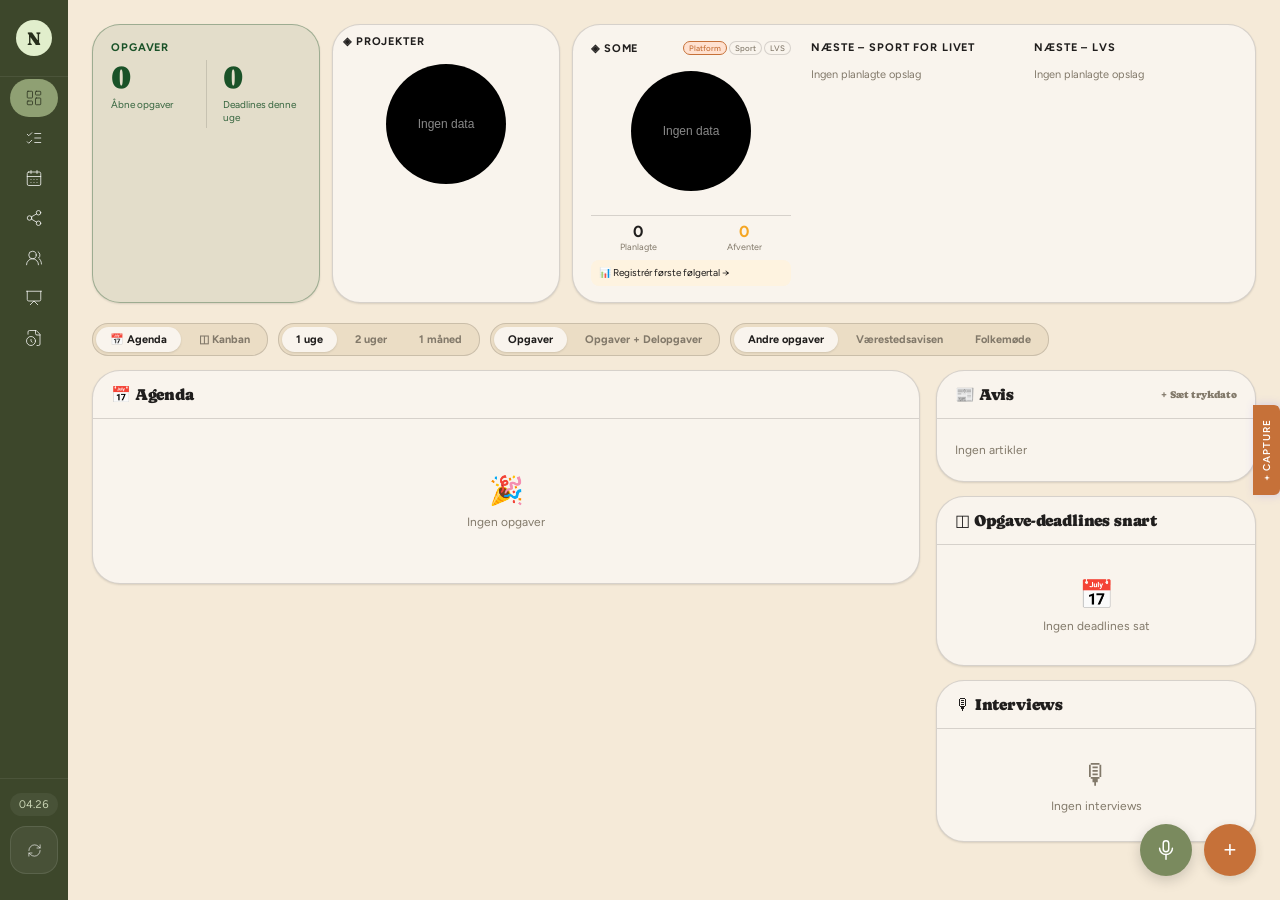
<file: index.html>
<!DOCTYPE html>
<html lang="da">
<head>
<meta charset="UTF-8">
<meta name="viewport" content="width=device-width, initial-scale=1.0">
<title>Nooty</title>
<link rel="icon" type="image/svg+xml" href="data:image/svg+xml,<svg xmlns='http://www.w3.org/2000/svg' viewBox='0 0 100 100'><rect width='100' height='100' rx='18' fill='%231a5228'/><ellipse cx='50' cy='44' rx='22' ry='28' stroke='white' stroke-width='7' fill='none'/><polyline points='36,46 46,57 70,30' stroke='white' stroke-width='7' stroke-linecap='round' stroke-linejoin='round'/></svg>">
<link href="https://fonts.googleapis.com/css2?family=Inter:wght@300;400;500;600;700&display=swap" rel="stylesheet">
<link href="https://fonts.googleapis.com/css2?family=Source+Serif+4:wght@400;600;700;900&family=Nunito:wght@400;500;600;700;800&family=Caveat:wght@600;700&family=JetBrains+Mono:wght@400;500;600;700&display=swap" rel="stylesheet">
<link href="https://fonts.googleapis.com/css2?family=Caprasimo&family=Figtree:wght@400;600;700&family=Fraunces:wght@900&display=swap" rel="stylesheet">
<style>
:root {
  /* ── Ny designpalette: varm, rundet, terracotta/salvie ── */
  --bg: #f5ead8;            /* sidebund (var. cream) */
  --surface: #f9f4ed;       /* panel/kort på bunden (neutral-100) — primær kort-bg */
  --panel: #f9f4ed;         /* alias for --surface */
  --surface2: #ebddc5;      /* sand — segmentbaggrunde, sekundære kort/hover */
  --sand: #ebddc5;          /* alias for --surface2 */
  --border: rgba(32,30,29,.16);
  --border2: #c0b6a5;
  --sidebar-bg: #3d472b;        /* sage-800 */
  --sidebar-text: #c9d4b3;      /* sage-300/400-agtig, læsbar på sage-800 */
  --sidebar-active: #272e1b;    /* sage-900 tekst på aktiv-baggrund */
  --sidebar-active-bg: #8fa073; /* sage-500 */
  --sidebar-hover: rgba(255,255,255,0.08);
  --accent: #c67139;        /* terracotta, primær */
  --accent-light: #ffe1d0;  /* accent-200 */
  --accent2: #7a8a5e;       /* salvie, sekundær (var. gl. accent2-rolle) */
  --accent2-light: #e1eecc; /* sage-200 */
  --accent3: #8fa073;       /* sage-500 */
  --danger: #e44258;
  --danger-light: #fde8eb;
  --warning: #f5a623;
  --warning-light: #fef3e0;
  --text: #201e1d;
  --text-muted: #82796a;    /* neutral-600 */
  --text-dim: #a19786;      /* neutral-500 */
  --success: #728157;       /* sage-600 */
  --radius: 16px;           /* radius-md */
  --radius-lg: 28px;
  --radius-sm: 8px;
  --radius-pill: 999px;
  --font: 'Figtree', sans-serif;
  --font-heading: 'Caprasimo', serif;
  --shadow: 0 1px 2px rgba(46,43,37,.14);
  --shadow-md: 0 3px 10px rgba(46,43,37,.16);
  --shadow-lg: 0 12px 32px rgba(46,43,37,.22);

  /* ── Fulde farveskalaer til komponent-specifikke overrides ── */
  --neutral-200:#eee7db; --neutral-300:#dcd3c4; --neutral-400:#c0b6a5;
  --neutral-500:#a19786; --neutral-600:#82796a; --neutral-700:#645c50; --neutral-900:#2e2b25;
  --accent-200:#ffe1d0; --accent-300:#ffc6a5; --accent-400:#f6a06b;
  --accent-500:#d67f48; --accent-600:#b2622d; --accent-700:#8c491a; --accent-800:#643312; --accent-900:#402310;
  --sage-200:#e1eecc; --sage-300:#ccdbb2; --sage-400:#aebf92;
  --sage-500:#8fa073; --sage-600:#728157; --sage-700:#56633f; --sage-800:#3d472b; --sage-900:#272e1b;
}
* { margin:0; padding:0; box-sizing:border-box; }
body { background:var(--bg); color:var(--text); font-family:var(--font); font-size:13px; min-height:100vh; overflow-x:hidden; }

/* ── LAYOUT ── */
.shell { display:flex; height:100vh; overflow:hidden; }

/* ── SIDEBAR ── */
.sidebar {
  width:232px; min-width:232px;
  background:var(--sidebar-bg);
  display:flex; flex-direction:column;
  overflow:hidden;
}
.sidebar-logo {
  padding:20px 18px 16px;
  border-bottom:1px solid rgba(255,255,255,0.07);
}
.sidebar-logo h1 { font-size:18px; font-weight:700; color:#fff; letter-spacing:-0.3px; }
.sidebar-logo span { font-size:10px; color:var(--sidebar-text); margin-top:2px; display:block; }

.sidebar-section-label {
  font-size:9px; font-weight:600; letter-spacing:1.5px; text-transform:uppercase;
  color:rgba(255,255,255,0.3); padding:16px 18px 5px;
}
.nav-item {
  display:flex; align-items:center; gap:10px;
  padding:9px 14px; margin:2px 10px; cursor:pointer;
  color:var(--sidebar-text); font-size:13px; font-weight:400;
  border-radius:var(--radius-pill); transition:all 0.15s;
  position:relative;
}
.nav-item:hover { color:#fff; background:var(--sidebar-hover); }
.nav-item.active { color:var(--sidebar-active); background:var(--sidebar-active-bg); font-weight:700; }
.nav-item .ni-icon { font-size:15px; width:20px; text-align:center; color:#fff; display:inline-flex; align-items:center; justify-content:center; }
.nav-item.active .ni-icon { color:var(--sidebar-active); }
.nav-item .ni-badge {
  margin-left:auto; background:var(--danger); color:#fff;
  font-size:9px; padding:1px 6px; border-radius:10px; font-weight:600;
}
.sidebar-footer {
  margin-top:auto; padding:14px 18px;
  border-top:1px solid rgba(255,255,255,0.07);
}
.sidebar-icon-grid {
  display:grid; grid-template-columns:repeat(4,1fr); gap:6px; margin-bottom:12px;
}
.sidebar-icon-btn {
  aspect-ratio:1; display:flex; align-items:center; justify-content:center;
  font-size:15px; color:#fff;
  background:rgba(255,255,255,0.06); border:1px solid rgba(255,255,255,0.1);
  border-radius:var(--radius); cursor:pointer; transition:all 0.15s; position:relative;
}
.sidebar-icon-btn:hover { color:#fff; background:rgba(255,255,255,0.14); }
.sidebar-icon-btn.ok { color:#39D98A; }
.sidebar-icon-btn.spinning svg { animation:spin 0.8s linear infinite; }
@keyframes spin { to { transform:rotate(360deg); } }
.focus-bar-label { font-size:10px; color:var(--sidebar-text); margin-bottom:4px; }
.focus-bar { height:3px; background:rgba(255,255,255,0.1); border-radius:2px; }
.focus-bar-fill { height:100%; background:linear-gradient(90deg,var(--accent),var(--accent2)); border-radius:2px; transition:width 0.4s; }
.sidebar-clock {
  font-size:12px; font-variant-numeric:tabular-nums; color:var(--sidebar-text);
  text-align:center; margin-bottom:10px; padding:6px; border-radius:var(--radius);
  background:rgba(255,255,255,0.06);
}
.sidebar.collapsed .sidebar-clock { font-size:11px; padding:5px 2px; }

/* ── SIDEBAR: COLLAPSED (default) / EXPANDED ── */
.sidebar {
  width:232px; min-width:232px;
  transition:width 0.18s ease, min-width 0.18s ease;
  cursor:pointer;
}
.sidebar.collapsed { width:68px; min-width:68px; }
.sidebar.collapsed .sidebar-label-text,
.sidebar.collapsed .sidebar-section-label,
.sidebar.collapsed .nav-item .ni-badge { display:none; }
.sidebar.collapsed .sidebar-logo { display:flex; flex-direction:column; align-items:center; padding:20px 0 16px; }
.sidebar.collapsed .nav-item { justify-content:center; padding:10px 0; gap:0; }
.sidebar.collapsed .nav-item .ni-icon { width:auto; }
.sidebar.collapsed .sidebar-icon-grid { grid-template-columns:1fr; }
.sidebar.collapsed .sidebar-footer { padding:14px 10px; }
/* tooltip for collapsed nav items */
.sidebar.collapsed .nav-item { position:relative; }
.sidebar.collapsed .nav-item[data-label]:hover::after {
  content:attr(data-label);
  position:absolute; left:100%; top:50%; transform:translateY(-50%);
  margin-left:8px; background:#1a1a1a; color:#fff; font-size:11px;
  padding:4px 8px; border-radius:4px; white-space:nowrap; z-index:500;
  pointer-events:none;
}

/* ── Visually removed (code kept): Skift design + Fokus-score ── */
.feature-hidden { display:none !important; }

/* ── TOPBAR: hidden by default, replaced by FAB ── */
.topbar { display:none !important; }

/* ── FAB SPEED-DIAL (Pomodoro / Pomodoro+ / Ny opgave) ── */
/* Wrapperen fylder lige så meget som de skjulte menupunkter, så den må ikke selv fange klik –
   kun knapperne gør (fab-main altid, fab-option kun når menuen er åben). */
.fab-wrap { position:fixed; bottom:24px; right:24px; z-index:400; display:flex; flex-direction:column; align-items:flex-end; gap:10px; pointer-events:none; }
.fab-option {
  display:flex; align-items:center; gap:8px;
  background:var(--surface); color:var(--text); border:1px solid var(--border);
  padding:8px 14px; border-radius:999px; box-shadow:var(--shadow-md);
  font-size:12px; font-weight:500; cursor:pointer; white-space:nowrap;
  opacity:0; transform:translateY(8px) scale(0.95); pointer-events:none;
  transition:opacity 0.15s ease, transform 0.15s ease;
}
.fab-option:hover { background:var(--surface2); }
.fab-wrap.open .fab-option { opacity:1; transform:translateY(0) scale(1); pointer-events:auto; }
.fab-wrap.open .fab-option:nth-child(2) { transition-delay:0.02s; }
.fab-wrap.open .fab-option:nth-child(3) { transition-delay:0.04s; }
.fab-main {
  width:52px; height:52px; border-radius:50%; border:none;
  background:var(--accent); color:#fff; font-size:22px;
  display:flex; align-items:center; justify-content:center;
  cursor:pointer; box-shadow:var(--shadow-md); transition:transform 0.2s ease, background 0.2s ease;
  pointer-events:auto;
}
.fab-main:hover { background:var(--accent2); }
.fab-wrap.open .fab-main { transform:rotate(45deg); }

/* ── TOPBAR ── */
.topbar {
  height:52px; display:flex; align-items:center; gap:10px;
  padding:0 24px; background:#1a5228;
  border-bottom:1px solid #143d1e;
  flex-shrink:0;
  transition: background 0.6s ease, border-color 0.6s ease;
}
.topbar-title { font-size:16px; font-weight:600; flex:1; transition: color 0.4s; color:#fff; }
.topbar-time { font-size:11px; font-variant-numeric:tabular-nums; transition: color 0.4s; color:rgba(255,255,255,0.7); }
.topbar .btn.secondary {
  transition: background 0.3s, color 0.3s, border-color 0.3s;
  background: rgba(255,255,255,0.12);
  border-color: rgba(255,255,255,0.25);
  color: #fff;
}
.topbar .btn.secondary:hover {
  background: rgba(255,255,255,0.2);
}
.topbar .btn:not(.secondary) {
  background: rgba(255,255,255,0.2);
  border-color: rgba(255,255,255,0.4);
  color: #fff;
}

/* ── BUTTONS ── */
.btn {
  display:inline-flex; align-items:center; gap:5px;
  background:var(--accent); color:#fff; border:none;
  padding:7px 16px; font-family:var(--font); font-size:12px; font-weight:700;
  cursor:pointer; border-radius:var(--radius-pill);
  transition:opacity 0.15s, transform 0.15s; white-space:nowrap;
}
.btn:hover { opacity:0.92; transform:translateY(-1px); }
.btn.secondary { background:var(--surface); color:var(--text); border:1px solid var(--border); }
.btn.secondary:hover { background:var(--surface2); }
.btn.success { background:var(--accent2); }
.btn.danger { background:var(--danger); }
.btn.sm { padding:5px 10px; font-size:11px; }

/* ── MAIN CONTENT ── */
.main { flex:1; display:flex; flex-direction:column; overflow:hidden; }
.content { flex:1; overflow-y:auto; padding:24px; }
.content::-webkit-scrollbar { width:4px; }
.content::-webkit-scrollbar-thumb { background:var(--border2); border-radius:2px; }

/* ── VIEWS ── */
.view { display:none; }
.view.active { display:block; }

/* ── CARDS ── */
.card {
  background:var(--surface); border:1px solid var(--border);
  border-radius:var(--radius-lg); box-shadow:var(--shadow);
}
.card-header {
  padding:14px 18px; border-bottom:1px solid var(--border);
  display:flex; align-items:center; gap:8px;
  font-family:var(--font-heading); font-weight:400; font-size:16px; letter-spacing:-0.01em;
}
.card-body { padding:16px 18px; }

/* ── DASHBOARD ── */
.dash-stats {
  display: grid;
  grid-template-columns: 1fr 1fr 3fr;
  gap: 12px;
  margin-bottom: 20px;
  align-items: stretch;
}
#sc-cat {
  min-height: 0;
  padding: 0;
  overflow: hidden;
}
@media (max-width: 900px) {
  .dash-stats { grid-template-columns: 1fr 1fr; }
  #sc-cat { order: -1 !important; grid-column: span 2; min-height: 120px; }
}
@media (max-width: 500px) {
  .dash-stats { grid-template-columns: 1fr; }
  #sc-cat { grid-column: span 1; }
}
.stat-card {
  background:var(--surface); border:1px solid var(--border);
  border-radius:var(--radius-lg); padding:16px 18px;
  box-shadow:var(--shadow); transition:background 0.5s, border-color 0.5s;
}
.stat-card .s-label { font-size:11px; font-weight:700; margin-bottom:6px; text-transform:uppercase; letter-spacing:0.08em; }
.stat-card .s-val { font-family:var(--font-heading); font-weight:400; font-size:34px; line-height:1; }
.stat-card .s-sub { font-size:10px; margin-top:4px; opacity:0.7; }
.stat-card.accent .s-val { color:var(--accent); }
.stat-card.green .s-val  { color:var(--accent2); }
.stat-card.warn .s-val   { color:var(--warning); }
.stat-card.overdue { border-color:var(--danger) !important; animation: pulse-red 2s infinite; }
@keyframes pulse-red { 0%,100%{border-color:var(--danger)} 50%{border-color:rgba(228,66,88,0.4)} }

/* ── REPORTS ── */
.report-card {
  background:var(--surface); border:1px solid var(--border);
  border-radius:var(--radius-lg); box-shadow:var(--shadow);
  margin-bottom:14px; overflow:hidden;
}
.report-card-header {
  padding:14px 18px; border-bottom:1px solid var(--border);
  display:flex; align-items:center; gap:10px;
}
.report-card-title { font-size:14px; font-weight:600; flex:1; }
.report-card-body { padding:16px 18px; }
.report-stats-grid { display:grid; grid-template-columns:repeat(4,1fr); gap:10px; margin-bottom:14px; }
.report-stat-box { background:var(--surface2); border:1px solid var(--border); border-radius:var(--radius); padding:10px 12px; text-align:center; }
.report-stat-box .rsb-val { font-size:20px; font-weight:700; color:var(--text); }
.report-stat-box .rsb-lbl { font-size:10px; color:var(--text-muted); margin-top:2px; }

/* ══════════════════════════════════════════════
   DESIGNTEMAER — tre alternative udtryk for FocusBase.
   Alt herunder er additivt: genbruger appens egne
   CSS-variabler + tilføjer et par strukturelle greb
   pr. tema. Rører ikke ved eksisterende regler.
   ══════════════════════════════════════════════ */

/* ── 1. REDAKTIONEN — avisbord / pressemetafor ── */
[data-theme="redaktion"] {
  --bg:#F2EEE3; --surface:#FFFFFF; --surface2:#EDE6D6;
  --border:#C9BFA9; --border2:#B3A78A;
  --sidebar-bg:#201C16; --sidebar-text:#c9c0ac; --sidebar-active:#ffffff;
  --sidebar-active-bg:rgba(169,130,47,0.18); --sidebar-hover:rgba(255,255,255,0.06);
  --accent:#7A2B24; --accent-light:#F3E3E0; --accent2:#A9822F; --accent2-light:#F3E9D2; --accent3:#5E211C;
  --danger:#B3261E; --danger-light:#F6DFDC; --warning:#A9822F; --warning-light:#F3E9D2;
  --text:#201C16; --text-muted:#5B5347; --text-dim:#8a8171; --success:#4B5A3A;
  --radius:2px; --radius-lg:2px;
  --font:'Source Serif 4', Georgia, serif;
  --shadow:none; --shadow-md:0 2px 0 rgba(32,28,22,0.15);
}
[data-theme="redaktion"] .sidebar { border-right:6px double var(--accent2); }
[data-theme="redaktion"] .sidebar-logo { border-bottom:1px solid rgba(242,238,227,0.15); }
[data-theme="redaktion"] .sidebar-logo h1 { font-family:'Source Serif 4',serif; font-weight:900 !important; letter-spacing:-0.5px !important; }
[data-theme="redaktion"] .sidebar-section-label, [data-theme="redaktion"] .nav-item { font-family:'JetBrains Mono',monospace; letter-spacing:1.5px; }
[data-theme="redaktion"] .topbar { border-bottom:3px solid var(--sidebar-bg); }
[data-theme="redaktion"] .topbar-title { font-family:'Source Serif 4',serif; font-weight:700; }
[data-theme="redaktion"] .topbar-time { font-family:'JetBrains Mono',monospace; }
[data-theme="redaktion"] .stat-card, [data-theme="redaktion"] .card, [data-theme="redaktion"] .project-card, [data-theme="redaktion"] .report-card {
  box-shadow:none; border-top:2px solid var(--text); border-radius:0;
}
[data-theme="redaktion"] .stat-card .s-label { font-family:'JetBrains Mono',monospace; letter-spacing:1px; text-transform:uppercase; font-size:10px; }
[data-theme="redaktion"] .btn { border-radius:2px; }
[data-theme="redaktion"] .filter-pill { border-radius:2px; }

/* ── 2. FELTJOURNALEN — varm, håndholdt notesbog ── */
[data-theme="felt"] {
  --bg:#FBF6EC; --surface:#FFFDF7; --surface2:#F3ECDA;
  --border:#E4D9C3; --border2:#D8C7A5;
  --sidebar-bg:#4C5D3A; --sidebar-text:#d6e0c6; --sidebar-active:#ffffff;
  --sidebar-active-bg:rgba(201,154,62,0.28); --sidebar-hover:rgba(255,255,255,0.08);
  --accent:#C1682E; --accent-light:#F5E1D2; --accent2:#4C5D3A; --accent2-light:#E3E9D9; --accent3:#B4667A;
  --danger:#B3405A; --danger-light:#F6DEE3; --warning:#C99A3E; --warning-light:#F5EBD2;
  --text:#3A3226; --text-muted:#7A6E58; --text-dim:#a89b82; --success:#4C5D3A;
  --radius:12px; --radius-lg:16px;
  --font:'Nunito', sans-serif;
  --shadow:1px 3px 0 rgba(58,50,38,0.08); --shadow-md:2px 5px 0 rgba(58,50,38,0.12);
}
[data-theme="felt"] body { background-image:radial-gradient(circle at 1px 1px, rgba(58,50,38,0.06) 1px, transparent 0); background-size:20px 20px; }
[data-theme="felt"] .sidebar-logo h1 { font-family:'Caveat',cursive !important; font-size:30px !important; font-weight:700 !important; letter-spacing:0 !important; }
[data-theme="felt"] .nav-item { border-radius:0 20px 20px 0; }
[data-theme="felt"] .nav-item.active { border-left-color:var(--accent); }
[data-theme="felt"] .stat-card, [data-theme="felt"] .card, [data-theme="felt"] .project-card, [data-theme="felt"] .report-card {
  border-radius:var(--radius-lg); position:relative;
}
[data-theme="felt"] .stat-card::before {
  content:""; position:absolute; top:-7px; left:20px; width:38px; height:14px;
  background:var(--accent); opacity:0.65; transform:rotate(-3deg); border-radius:2px;
}
[data-theme="felt"] .btn { border-radius:20px; }
[data-theme="felt"] .filter-pill { border-radius:20px; }
[data-theme="felt"] .progress-bar, [data-theme="felt"] .focus-bar { border-radius:8px; }

/* ── 3. KONTROLRUMMET — mørkt data-ops-dashboard ── */
[data-theme="kontrol"] {
  --bg:#0B0E0C; --surface:#10140F; --surface2:#151A13;
  --border:#1E2420; --border2:#2A332C;
  --sidebar-bg:#10140F; --sidebar-text:#7C887C; --sidebar-active:#ffffff;
  --sidebar-active-bg:#181f18; --sidebar-hover:#151A13;
  --accent:#FF9F1C; --accent-light:#2b2210; --accent2:#33C7FF; --accent2-light:#0f2530; --accent3:#39D98A;
  --danger:#FF4D4D; --danger-light:#301212; --warning:#FF9F1C; --warning-light:#2b2210;
  --text:#DDE5DA; --text-muted:#7C887C; --text-dim:#5c6660; --success:#39D98A;
  --radius:2px; --radius-lg:2px;
  --font:'JetBrains Mono', monospace;
  --shadow:none; --shadow-md:none;
}
[data-theme="kontrol"] body {
  background-image:linear-gradient(#1E2420 1px, transparent 1px), linear-gradient(90deg, #1E2420 1px, transparent 1px);
  background-size:28px 28px;
}
[data-theme="kontrol"] .sidebar { border-right:1px solid var(--border); }
[data-theme="kontrol"] .sidebar-logo h1 { font-family:'JetBrains Mono',monospace !important; letter-spacing:1px !important; }
[data-theme="kontrol"] .sidebar-section-label, [data-theme="kontrol"] .nav-item, [data-theme="kontrol"] .topbar-title, [data-theme="kontrol"] .stat-card .s-label {
  letter-spacing:1.5px; text-transform:uppercase;
}
[data-theme="kontrol"] .topbar { border-bottom:1px solid var(--border); background:var(--surface); }
[data-theme="kontrol"] .stat-card, [data-theme="kontrol"] .card, [data-theme="kontrol"] .project-card, [data-theme="kontrol"] .report-card {
  border-radius:0; box-shadow:none;
}
[data-theme="kontrol"] .topbar-time { font-variant-numeric:tabular-nums; color:var(--accent2); }
[data-theme="kontrol"] .btn, [data-theme="kontrol"] .filter-pill { border-radius:2px; }
[data-theme="kontrol"] .project-color { border-radius:0; box-shadow:0 0 5px currentColor; }

/* ── Temavælger-modal (bruger appens egne modal-klasser) ── */
.theme-opt-grid { display:grid; grid-template-columns:1fr 1fr; gap:10px; }
.theme-opt {
  border:1.5px solid var(--border); border-radius:var(--radius-lg); padding:10px 12px;
  background:var(--surface2); cursor:pointer; text-align:left; font-family:var(--font); transition:all 0.15s;
}
.theme-opt:hover { border-color:var(--border2); }
.theme-opt.selected { border-color:var(--accent); box-shadow:0 0 0 2px var(--accent-light); }
.theme-opt .to-swatch { height:26px; border-radius:4px; margin-bottom:8px; display:flex; overflow:hidden; }
.theme-opt .to-swatch span { flex:1; }
.theme-opt .to-name { font-size:12.5px; font-weight:700; color:var(--text); margin-bottom:2px; }
.theme-opt .to-desc { font-size:10.5px; color:var(--text-muted); line-height:1.35; }

.report-ab-box { background:var(--accent-light); border:1px solid rgba(108,99,255,0.2); border-radius:var(--radius); padding:10px 12px; margin-bottom:10px; }
.report-ab-box .ab-label { font-size:10px; font-weight:600; color:var(--accent); letter-spacing:1px; text-transform:uppercase; margin-bottom:4px; }
.report-ab-box .ab-text { font-size:12px; color:var(--text); line-height:1.5; }
.article-link-chip { display:inline-flex; align-items:center; gap:6px; background:var(--surface2); border:1px solid var(--border); border-radius:var(--radius); padding:4px 10px; margin:3px; font-size:11px; color:var(--text); text-decoration:none; }
.article-link-chip:hover { border-color:var(--accent); color:var(--accent); }

.dash-cols { display:grid; grid-template-columns:2fr 1fr; gap:16px; }

/* ── PROJECTS / BOARD ── */
.board-header { display:flex; align-items:center; gap:10px; margin-bottom:18px; flex-wrap:wrap; }
.board-filters { display:flex; gap:6px; flex-wrap:wrap; }
.filter-pill {
  padding:5px 13px; border:1px solid var(--border);
  background:var(--surface); color:var(--text-muted);
  font-size:11px; font-weight:500; cursor:pointer;
  border-radius:20px; transition:all 0.15s; font-family:var(--font);
}
.filter-pill:hover, .filter-pill.active { border-color:var(--accent); color:var(--accent); background:var(--accent-light); }

/* Project card */
.project-list { display:flex; flex-direction:column; gap:10px; }
.project-card {
  background:var(--surface); border:1px solid var(--border);
  border-radius:var(--radius-lg); box-shadow:var(--shadow);
  overflow:hidden; transition:box-shadow 0.2s;
}
.project-card:hover { box-shadow:var(--shadow-md); }
.project-header {
  display:flex; align-items:center; gap:10px;
  padding:13px 16px; cursor:pointer; user-select:none;
}
.project-expand { font-size:10px; color:var(--text-dim); transition:transform 0.2s; width:16px; }
.project-expand.open { transform:rotate(90deg); }
.project-color { width:10px; height:10px; border-radius:3px; flex-shrink:0; }
.project-name { font-weight:600; font-size:14px; flex:1; }
.project-meta { display:flex; align-items:center; gap:8px; flex-wrap:wrap; }
.project-progress {
  display:flex; align-items:center; gap:6px; font-size:11px; color:var(--text-muted);
}
.progress-bar { width:80px; height:5px; background:var(--border); border-radius:3px; overflow:hidden; }
.progress-fill { height:100%; background:var(--accent2); border-radius:3px; transition:width 0.3s; }
.project-deadline {
  font-size:11px; font-weight:500; padding:3px 9px;
  border-radius:12px; white-space:nowrap;
}
.project-deadline.ok   { background:var(--accent2-light); color:var(--accent2); }
.project-deadline.warn { background:var(--warning-light);  color:var(--warning); }
.project-deadline.late { background:var(--danger-light);   color:var(--danger); }
.prio-badge {
  font-size:9px; font-weight:600; padding:2px 7px;
  border-radius:10px; text-transform:uppercase; letter-spacing:0.3px;
}
.prio-badge.high { background:var(--danger-light);   color:var(--danger); }
.prio-badge.mid  { background:var(--warning-light);  color:var(--warning); }
.prio-badge.low  { background:var(--accent2-light);  color:var(--accent2); }

/* Subtasks */
.subtask-list {
  border-top:1px solid var(--border);
  background:var(--surface2);
  display:none;
}
.subtask-list.open { display:block; }
.subtask-add-row {
  display:flex; align-items:center; gap:8px;
  padding:10px 16px 10px 44px;
  border-bottom:1px solid var(--border);
}
.subtask-item {
  display:flex; align-items:center; gap:10px;
  padding:9px 16px 9px 44px;
  border-bottom:1px solid var(--border);
  transition:background 0.15s;
}
.subtask-item:last-child { border-bottom:none; }
.subtask-item:hover { background:rgba(0,0,0,0.02); }
.subtask-check {
  width:16px; height:16px; border:1.5px solid var(--border2);
  border-radius:4px; cursor:pointer; display:flex;
  align-items:center; justify-content:center; flex-shrink:0;
  transition:all 0.15s; font-size:9px;
}
.subtask-check:hover { border-color:var(--accent2); }
.subtask-check.done { background:var(--accent2); border-color:var(--accent2); color:#fff; }
.subtask-text { flex:1; font-size:12px; }
.subtask-text.done { text-decoration:line-through; color:var(--text-dim); }
.subtask-meta { display:flex; align-items:center; gap:6px; }
.subtask-deadline { font-size:10px; color:var(--text-muted); white-space:nowrap; }
.subtask-actions { display:flex; gap:2px; opacity:0; transition:opacity 0.15s; }
.subtask-item:hover .subtask-actions { opacity:1; }
.icon-btn {
  background:none; border:none; cursor:pointer;
  color:var(--text-dim); font-size:12px; padding:3px 5px;
  border-radius:4px; transition:all 0.15s; font-family:var(--font);
}
.icon-btn:hover { color:var(--text); background:var(--border); }
.icon-btn.red:hover { color:var(--danger); background:var(--danger-light); }

/* Quick-add subtask */
.subtask-quick {
  flex:1; background:transparent; border:none; outline:none;
  font-family:var(--font); font-size:12px; color:var(--text);
  padding:0;
}
.subtask-quick::placeholder { color:var(--text-dim); }

/* ── INPUTS ── */
input[type="text"], input[type="date"], input[type="time"], input[type="tel"],
input[type="email"], input[type="url"], input[type="number"], textarea, select {
  background:var(--surface2); border:1.5px solid var(--border);
  color:var(--text); font-family:var(--font); font-size:12px;
  padding:8px 11px; border-radius:var(--radius); outline:none;
  transition:border-color 0.15s;
}
input[type="text"]:focus, input[type="date"]:focus, input[type="time"]:focus,
input[type="tel"]:focus, input[type="email"]:focus, input[type="url"]:focus,
input[type="number"]:focus, textarea:focus, select:focus {
  border-color:var(--accent);
}
textarea { resize:vertical; min-height:80px; width:100%; }
select { cursor:pointer; }

/* ── MODAL ── */
.modal-overlay {
  position:fixed; inset:0; background:rgba(0,0,0,0.45);
  display:none; align-items:center; justify-content:center;
  z-index:100; backdrop-filter:blur(3px);
}
.modal-overlay.open { display:flex; }
.modal {
  background:var(--surface); border:1px solid var(--border);
  border-radius:var(--radius-lg); width:540px; max-width:95vw;
  max-height:88vh; overflow-y:auto; box-shadow:var(--shadow-md);
}
.modal-header {
  padding:18px 22px; border-bottom:1px solid var(--border);
  display:flex; align-items:center; justify-content:space-between;
}
.modal-title { font-family:var(--font-heading); font-weight:400; font-size:20px; letter-spacing:-0.01em; }
.modal-close { background:none; border:none; font-size:18px; cursor:pointer; color:var(--text-muted); padding:2px 6px; border-radius:4px; }
.modal-close:hover { background:var(--surface2); }
.modal-body { padding:22px; display:flex; flex-direction:column; gap:14px; }

/* ── OPGAVE-DETALJEPANEL: højre udtræk (kun #modal-project) ── */
#modal-project.modal-overlay {
  justify-content:flex-end; align-items:stretch;
  background:rgba(32,30,29,0.34); backdrop-filter:blur(2px);
}
#modal-project .modal {
  width:460px; max-width:92vw; height:100%; max-height:100%;
  border-radius:var(--radius-lg) 0 0 var(--radius-lg);
  box-shadow:var(--shadow-lg); border:none; border-left:1px solid var(--border);
  animation:drawerIn 0.22s ease;
}
@keyframes drawerIn { from{ transform:translateX(24px); opacity:0; } to{ transform:translateX(0); opacity:1; } }
@media (max-width:700px) {
  #modal-project .modal { width:100%; border-radius:0; }
}
.field label { display:block; font-size:11px; font-weight:500; color:var(--text-muted); margin-bottom:5px; }
.field input, .field select, .field textarea { width:100%; }
.row2 { display:grid; grid-template-columns:1fr 1fr; gap:12px; }
.row3 { display:grid; grid-template-columns:1fr 1fr 1fr; gap:12px; }

/* ── CALENDAR ── */
.cal-nav { display:flex; align-items:center; gap:10px; margin-bottom:18px; }
.cal-nav h2 { font-size:18px; font-weight:600; flex:1; }
.cal-grid { display:grid; grid-template-columns:repeat(7,1fr); gap:3px; }
.cal-day-header { text-align:center; font-size:10px; font-weight:600; color:var(--text-muted); padding:6px 0; text-transform:uppercase; letter-spacing:0.5px; }
.cal-day {
  min-height:76px; background:var(--surface); border:1px solid var(--border);
  border-radius:var(--radius); padding:6px; cursor:pointer; transition:all 0.15s;
}
.cal-day:hover { border-color:var(--accent); }
.cal-day.today { border-color:var(--accent); background:var(--accent-light); }
.cal-day.other-month { opacity:0.4; }
.cal-day-num { font-size:11px; font-weight:500; color:var(--text-muted); margin-bottom:3px; }
.cal-day.today .cal-day-num { color:var(--accent); font-weight:700; }
.cal-event { font-size:10px; padding:2px 4px; border-radius:3px; margin-bottom:2px; white-space:nowrap; overflow:hidden; text-overflow:ellipsis; }
.cal-event.task { background:var(--accent-light); color:var(--accent); }
.cal-event.deadline { background:var(--danger-light); color:var(--danger); }

/* ── SOME CALENDAR ── */
.some-cal-grid { display:grid; grid-template-columns:repeat(7,1fr); gap:3px; }
.some-cal-day-header { text-align:center; font-size:10px; font-weight:600; color:var(--text-muted); padding:5px 0; text-transform:uppercase; letter-spacing:0.5px; }
.some-cal-day {
  min-height:100px; background:var(--surface); border:1px solid var(--border);
  border-radius:var(--radius); padding:6px; transition:border-color 0.15s;
  cursor:pointer;
}
.some-cal-day:hover { border-color:var(--border2); }
.some-cal-day.today { border-color:#0a2d6e; }
.some-cal-day.other-month { opacity:0.35; pointer-events:none; }
.some-cal-day-num { font-size:11px; font-weight:500; color:var(--text-muted); margin-bottom:4px; }
.some-cal-day.today .some-cal-day-num { color:#0a2d6e; font-weight:700; }
.some-post-thumb {
  border-radius:4px; margin-bottom:3px; overflow:hidden;
  border:1px solid var(--border); background:var(--surface2);
  display:flex; align-items:stretch; gap:0;
}
.some-post-platform-bar { width:3px; flex-shrink:0; }
.some-post-inner { padding:4px 5px; flex:1; min-width:0; }
.some-post-platform-tag { font-size:9px; font-weight:700; text-transform:uppercase; letter-spacing:0.5px; margin-bottom:1px; }
.some-post-text { font-size:10px; color:var(--text-muted); white-space:nowrap; overflow:hidden; text-overflow:ellipsis; }
.some-post-status-dot { width:6px; height:6px; border-radius:50%; flex-shrink:0; margin-top:3px; }

/* ── SOME KANBAN ── */
.some-kanban { display:grid; grid-template-columns:repeat(3,1fr); gap:14px; align-items:start; }
.some-kanban-col { background:var(--surface2); border:1px solid var(--border); border-radius:var(--radius-lg); overflow:hidden; }
.some-kanban-header {
  padding:10px 14px; font-size:12px; font-weight:700;
  letter-spacing:0.5px; border-bottom:1px solid var(--border);
  display:flex; align-items:center; gap:8px; color:#fff;
}
.some-kanban-body { padding:10px; display:flex; flex-direction:column; gap:8px; min-height:60px; }
.some-kanban-card {
  background:var(--surface); border:1px solid var(--border);
  border-radius:var(--radius); overflow:hidden; box-shadow:var(--shadow);
  transition:box-shadow 0.15s; cursor:pointer;
}
.some-kanban-card:hover { box-shadow:var(--shadow-md); }
.some-kanban-card-header { padding:8px 10px; display:flex; align-items:center; gap:6px; border-bottom:1px solid var(--border); }
.some-kanban-card-body { padding:8px 10px; }
.some-kanban-card-text { font-size:11px; color:var(--text-muted); line-height:1.5; margin-bottom:6px; display:-webkit-box; -webkit-line-clamp:3; -webkit-box-orient:vertical; overflow:hidden; }
.some-thumb-img {
  width:100%; aspect-ratio:16/9; object-fit:cover;
  background:var(--surface2); border-radius:3px; margin-bottom:6px;
  display:flex; align-items:center; justify-content:center;
  font-size:22px; color:var(--border2);
}

/* ── SOME VÆKST (følgertal) ── */
.vaekst-toolbar { display:flex; align-items:center; gap:10px; margin-bottom:14px; flex-wrap:wrap; }
.vaekst-grid { display:grid; grid-template-columns:repeat(3,minmax(0,1fr)); gap:14px; align-items:start; }
@media (max-width:1000px) { .vaekst-grid { grid-template-columns:1fr; } }
.vaekst-card { background:var(--surface); border:1px solid var(--border); border-radius:var(--radius-lg); overflow:hidden; box-shadow:var(--shadow); }
.vaekst-card-head { padding:10px 16px; color:#fff; font-size:12px; font-weight:700; display:flex; align-items:center; gap:8px; }
.vaekst-card-body { padding:14px 16px; }
.vaekst-now { font-size:28px; font-weight:700; color:var(--text); line-height:1.1; }
.vaekst-now-lbl { font-size:10px; color:var(--text-muted); margin-bottom:10px; }
.vaekst-delta { display:flex; justify-content:space-between; gap:8px; font-size:11px; color:var(--text-muted); padding:3px 0; }
.vaekst-delta b { color:var(--text); font-weight:600; white-space:nowrap; }
.vaekst-delta b.up { color:var(--success); }
.vaekst-delta b.down { color:var(--danger); }
.vaekst-goal { margin-top:10px; padding-top:10px; border-top:1px solid var(--border); font-size:11px; color:var(--text-muted); }
.vaekst-goal-bar { height:6px; background:var(--surface2); border-radius:3px; overflow:hidden; margin:6px 0; }
.vaekst-goal-bar > div { height:100%; border-radius:3px; }
.vaekst-badge { font-size:9px; font-weight:700; padding:2px 7px; border-radius:10px; text-transform:uppercase; letter-spacing:0.3px; }
.vaekst-badge.ok { background:var(--accent2-light); color:var(--success); }
.vaekst-badge.behind { background:var(--danger-light); color:var(--danger); }
.vaekst-badge.done { background:var(--accent2-light); color:var(--success); }
.vaekst-chart { width:100%; height:150px; display:block; margin-top:12px; }
.vaekst-history { margin-top:18px; background:var(--surface); border:1px solid var(--border); border-radius:var(--radius-lg); padding:14px 16px; overflow-x:auto; }
.vaekst-table { width:100%; border-collapse:collapse; font-size:12px; }
.vaekst-table th { text-align:right; font-size:10px; font-weight:600; color:var(--text-muted); text-transform:uppercase; letter-spacing:0.5px; padding:4px 8px; border-bottom:1px solid var(--border); }
.vaekst-table td { text-align:right; padding:6px 8px; border-bottom:1px solid var(--border); white-space:nowrap; }
.vaekst-table th:first-child, .vaekst-table td:first-child { text-align:left; }
.vaekst-table tr:last-child td { border-bottom:none; }
.vaekst-notice { background:var(--warning-light); border:1px solid var(--warning); border-radius:var(--radius); padding:10px 14px; font-size:12px; line-height:1.5; margin-bottom:14px; }
.fl-grid { display:grid; grid-template-columns:auto repeat(3,minmax(0,1fr)); gap:8px 10px; align-items:center; margin-bottom:12px; }
.fl-grid .fl-head { font-size:10px; font-weight:700; text-transform:uppercase; letter-spacing:0.5px; }
.fl-grid .fl-org { font-size:12px; font-weight:600; }
.fl-grid input { width:100%; }
.fl-hint { font-size:10px; color:var(--text-muted); margin-top:2px; min-height:13px; }

/* ── SOME CARD ── */
.some-card { background:var(--surface); border:1px solid var(--border); border-radius:var(--radius-lg); overflow:hidden; box-shadow:var(--shadow); }
.some-card-header { padding:12px 16px; border-bottom:1px solid var(--border); display:flex; align-items:center; gap:8px; }
.some-platform { font-size:11px; font-weight:600; color:var(--text); }
.some-status { margin-left:auto; font-size:9px; font-weight:600; padding:2px 8px; border-radius:10px; text-transform:uppercase; }
.some-status.afventer { background:var(--surface2); color:var(--text-muted); }
.some-status.planlagt { background:var(--accent2-light); color:var(--accent2); }
.some-card-body { padding:14px 16px; }
.some-content { font-size:12px; line-height:1.6; color:var(--text-muted); margin-bottom:12px; }
.some-checklist { border-top:1px solid var(--border); padding-top:10px; }
.some-check-item { display:flex; align-items:center; gap:8px; font-size:11px; color:var(--text-muted); padding:3px 0; cursor:pointer; }
.some-check-item.checked { color:var(--accent2); }
.some-check-item input[type="checkbox"] { accent-color:var(--accent2); }

/* ── NOTES ── */
.notes-layout { display:grid; grid-template-columns:220px 1fr; gap:14px; height:calc(100vh - 120px); }
.notes-list { background:var(--surface); border:1px solid var(--border); border-radius:var(--radius-lg); overflow-y:auto; }
.note-list-item { padding:11px 14px; border-bottom:1px solid var(--border); cursor:pointer; transition:background 0.15s; }
.note-list-item:hover { background:var(--surface2); }
.note-list-item.active { background:var(--accent-light); border-left:3px solid var(--accent); }
.note-list-item h4 { font-size:12px; font-weight:500; margin-bottom:2px; }
.note-list-item p { font-size:10px; color:var(--text-muted); white-space:nowrap; overflow:hidden; text-overflow:ellipsis; }
.note-editor { background:var(--surface); border:1px solid var(--border); border-radius:var(--radius-lg); display:flex; flex-direction:column; overflow:hidden; }
.note-editor-header { padding:12px 16px; border-bottom:1px solid var(--border); display:flex; gap:8px; }
.note-title-input { font-size:16px; font-weight:600; background:transparent; border:none; color:var(--text); flex:1; outline:none; font-family:var(--font); }
.note-body-input { flex:1; background:transparent; border:none; color:var(--text); font-family:var(--font); font-size:13px; padding:16px; outline:none; resize:none; line-height:1.8; }

/* ── DIARY ── */
.diary-layout { display:grid; grid-template-columns:240px 1fr; gap:14px; }
.task-list-panel { background:var(--surface); border:1px solid var(--border); border-radius:var(--radius-lg); overflow-y:auto; max-height:calc(100vh - 140px); }
.task-list-item { padding:11px 14px; border-bottom:1px solid var(--border); cursor:pointer; transition:background 0.15s; }
.task-list-item:hover { background:var(--surface2); }
.task-list-item.active { background:var(--accent-light); border-left:3px solid var(--accent); }
.task-list-item h4 { font-size:12px; font-weight:500; margin-bottom:2px; }
.task-list-item p { font-size:10px; color:var(--text-muted); }
.diary-panel { background:var(--surface); border:1px solid var(--border); border-radius:var(--radius-lg); display:flex; flex-direction:column; max-height:calc(100vh - 140px); overflow:hidden; }
.diary-panel-header { padding:13px 16px; border-bottom:1px solid var(--border); }
.diary-entries { flex:1; overflow-y:auto; padding:14px 16px; }
.diary-entry { margin-bottom:18px; border-left:2px solid var(--border); padding-left:12px; }
.diary-entry-time { font-size:10px; color:var(--text-muted); margin-bottom:3px; }
.diary-entry-text { font-size:12px; line-height:1.7; }
.diary-input-row { padding:12px 16px; border-top:1px solid var(--border); display:flex; gap:8px; }
.diary-input-row textarea { min-height:56px; flex:1; }

/* ── CAPTURE ── */
.capture-btn {
  position:fixed; top:50%; right:0;
  background:var(--accent); color:#fff; border:none;
  border-radius:6px 0 0 6px; padding:14px 7px;
  cursor:pointer; font-family:var(--font); font-size:10px; font-weight:600;
  letter-spacing:1px; writing-mode:vertical-rl;
  transform:translateY(-50%) rotate(180deg);
  z-index:80; transition:padding 0.2s;
  box-shadow:-2px 0 10px rgba(108,99,255,0.25);
}
.capture-btn:hover { padding:14px 11px; }
.capture-modal {
  position:fixed; top:50%; right:20px; transform:translateY(-50%);
  background:var(--surface); border:1.5px solid var(--accent);
  border-radius:var(--radius-lg); padding:16px; width:300px;
  z-index:81; display:none; box-shadow:var(--shadow-md);
}
.capture-modal.open { display:block; }
.capture-modal h3 { font-size:14px; font-weight:600; margin-bottom:10px; color:var(--accent); }
.capture-modal input { width:100%; margin-bottom:8px; font-size:13px; }
.capture-hint { font-size:10px; color:var(--text-muted); margin-bottom:10px; }

/* ── TIMER ── */
.timer-widget {
  position:fixed; bottom:20px; right:20px;
  background:var(--surface); border:1px solid var(--border);
  border-radius:var(--radius-lg); padding:14px 18px;
  display:none; z-index:50; min-width:200px; max-width:280px;
  box-shadow:var(--shadow-md);
  transition: border-color 0.4s;
}
.timer-widget.urgent { border-color:var(--danger); }
.timer-widget.visible { display:block; }
.timer-display { font-size:30px; font-weight:700; color:var(--accent); text-align:center; font-variant-numeric:tabular-nums; margin-bottom:6px; }
.timer-label { font-size:10px; color:var(--text-muted); text-align:center; letter-spacing:1px; text-transform:uppercase; margin-bottom:10px; }
.timer-controls { display:flex; gap:6px; justify-content:center; }

/* ── TOASTS ── */
.toasts { position:fixed; bottom:20px; left:50%; transform:translateX(-50%); display:flex; flex-direction:column; gap:8px; z-index:200; pointer-events:none; }
.toast {
  background:var(--sidebar-bg); border:1px solid rgba(255,255,255,0.1);
  border-radius:var(--radius); padding:10px 16px; font-size:12px; color:#fff;
  box-shadow:var(--shadow-md); animation:slideUp 0.3s ease; pointer-events:all;
}
@keyframes slideUp { from{transform:translateY(20px);opacity:0} to{transform:translateY(0);opacity:1} }

/* ── RITUAL ── */
.ritual-overlay { position:fixed; inset:0; display:none; align-items:center; justify-content:center; z-index:300; pointer-events:none; }
.ritual-overlay.show { display:flex; }
.ritual-burst { font-size:60px; animation:burst 0.8s ease forwards; }
@keyframes burst { 0%{transform:scale(0.3);opacity:0} 50%{transform:scale(1.3);opacity:1} 100%{transform:scale(1);opacity:0} }
.ritual-msg {
  position:fixed; top:50%; left:50%; transform:translate(-50%,-60px);
  font-size:22px; font-weight:700; color:var(--accent);
  animation:msgPop 0.9s ease forwards; pointer-events:none; white-space:nowrap;
  display:none;
}
@keyframes msgPop { 0%{opacity:0;transform:translate(-50%,-40px) scale(0.8)} 40%{opacity:1;transform:translate(-50%,-60px) scale(1.05)} 80%{opacity:1} 100%{opacity:0;transform:translate(-50%,-85px)} }

/* ── REPORT ── */
.report-overlay { position:fixed; inset:0; background:rgba(0,0,0,0.5); display:none; align-items:center; justify-content:center; z-index:150; backdrop-filter:blur(4px); }
.report-overlay.open { display:flex; }
.report-modal { background:var(--surface); border:1px solid var(--border); border-radius:var(--radius-lg); width:480px; max-width:95vw; max-height:85vh; overflow-y:auto; padding:28px; box-shadow:var(--shadow-md); }
.report-modal h2 { font-size:20px; font-weight:700; color:var(--accent); margin-bottom:4px; }
.rep-sub { font-size:11px; color:var(--text-muted); margin-bottom:20px; }
.rep-stats { display:grid; grid-template-columns:1fr 1fr 1fr; gap:12px; margin-bottom:20px; }
.rep-stat { background:var(--surface2); border:1px solid var(--border); border-radius:var(--radius); padding:12px; text-align:center; }
.rep-stat .val { font-size:26px; font-weight:700; color:var(--accent); }
.rep-stat .lbl { font-size:10px; color:var(--text-muted); margin-top:2px; }
.rep-section { margin-bottom:14px; }
.rep-section h3 { font-size:10px; font-weight:600; letter-spacing:1px; text-transform:uppercase; color:var(--text-muted); margin-bottom:8px; }
.rep-item { font-size:12px; padding:5px 0; border-bottom:1px solid var(--border); color:var(--text-muted); }

/* ── AI ── */

/* ── EMPTY ── */
.empty { text-align:center; padding:40px 20px; color:var(--text-muted); font-size:12px; }
.empty .emoji { font-size:28px; margin-bottom:8px; }

/* ── COLOR DOTS ── */
.color-picker { display:flex; gap:8px; flex-wrap:wrap; }
.color-dot { width:22px; height:22px; border-radius:50%; cursor:pointer; transition:transform 0.15s; border:2px solid transparent; }
.color-dot:hover { transform:scale(1.15); }
.color-dot.selected { border-color:var(--text); transform:scale(1.1); }

/* ── AGENDA ── */
.agenda-section { margin-bottom:20px; }
.agenda-date-header {
  font-size:11px; font-weight:600; color:var(--text-muted);
  text-transform:uppercase; letter-spacing:1px;
  padding:8px 0 6px; border-bottom:2px solid var(--border);
  margin-bottom:8px; display:flex; align-items:center; gap:8px;
}
.agenda-date-header.today-header { color:var(--accent); border-bottom-color:var(--accent); }
.agenda-item {
  display:flex; align-items:flex-start; gap:10px;
  padding:8px 10px; border-radius:var(--radius);
  background:var(--surface); border:1px solid var(--border);
  margin-bottom:5px; transition:border-color 0.15s; cursor:default;
}
.agenda-item:hover { border-color:var(--border2); }
.agenda-item.done-item { opacity:0.5; }
.agenda-color-bar { width:3px; border-radius:2px; align-self:stretch; flex-shrink:0; min-height:20px; }
.agenda-check {
  width:16px; height:16px; border:1.5px solid var(--border2);
  border-radius:50%; cursor:pointer; display:flex; align-items:center;
  justify-content:center; flex-shrink:0; margin-top:1px;
  transition:all 0.15s; font-size:9px;
}
.agenda-check:hover { border-color:var(--accent2); }
.agenda-check.done { background:var(--accent2); border-color:var(--accent2); color:#fff; }
.agenda-bar { transition:filter 0.15s ease, transform 0.15s ease; }
.agenda-bar:hover { filter:brightness(1.04); transform:translateX(2px); }
.agenda-project-card { transition:transform 0.1s; }
.agenda-body { flex:1; }
.agenda-title { font-size:12px; font-weight:500; margin-bottom:2px; }
.agenda-title.done { text-decoration:line-through; color:var(--text-muted); }
.agenda-sub { font-size:10px; color:var(--text-muted); }
.agenda-time { font-size:10px; color:var(--accent); font-weight:500; white-space:nowrap; }
.agenda-type {
  font-size:9px; font-weight:600; padding:2px 6px; border-radius:10px;
  text-transform:uppercase; letter-spacing:0.3px; white-space:nowrap;
}
.agenda-type.deadline { background:var(--danger-light); color:var(--danger); }
.agenda-type.subtask  { background:var(--accent-light);  color:var(--accent); }

/* Template preview in modal */
.template-preview {
  background:var(--surface2); border:1px solid var(--border);
  border-radius:var(--radius); padding:10px 12px;
  font-size:11px; color:var(--text-muted); line-height:1.8;
  display:none;
}
.template-preview.visible { display:block; }
.template-preview strong { color:var(--text); font-size:11px; display:block; margin-bottom:4px; }

/* ── VIEW TOGGLE ── */
.view-toggle {
  background:transparent; border:none; padding:6px 14px;
  font-family:var(--font); font-size:11px; font-weight:700;
  color:var(--text-muted); cursor:pointer; border-radius:var(--radius-pill);
  transition:all 0.15s; white-space:nowrap;
}
.view-toggle:hover { color:var(--text); background:var(--surface); }
.view-toggle.active { background:var(--surface); color:var(--text); box-shadow:var(--shadow); }

/* ── KANBAN ── */
.kanban-board {
  display:grid;
  grid-template-columns:repeat(4,1fr);
  gap:14px;
  align-items:start;
}
.kanban-col {
  background:var(--surface2);
  border:1px solid var(--border);
  border-radius:var(--radius-lg);
  overflow:hidden;
}
.kanban-col-header {
  padding:10px 14px;
  font-size:11px; font-weight:600;
  letter-spacing:0.5px; text-transform:uppercase;
  border-bottom:1px solid var(--border);
  display:flex; align-items:center; gap:8px;
}
.kanban-col-header .col-count {
  margin-left:auto; background:var(--border);
  color:var(--text-muted); font-size:10px;
  padding:1px 7px; border-radius:10px;
}
.kanban-col-body { padding:10px; display:flex; flex-direction:column; gap:8px; min-height:80px; }
.kanban-card {
  background:var(--surface); border:1px solid var(--border);
  border-radius:var(--radius); padding:11px 12px;
  box-shadow:var(--shadow); transition:box-shadow 0.15s;
}
.kanban-card:hover { box-shadow:var(--shadow-md); }
.kanban-card-top { display:flex; align-items:flex-start; gap:8px; margin-bottom:7px; }
.kanban-dot { width:8px; height:8px; border-radius:3px; flex-shrink:0; margin-top:3px; }
.kanban-card-title { font-size:12px; font-weight:500; flex:1; line-height:1.4; }
.kanban-card-meta { display:flex; align-items:center; gap:6px; flex-wrap:wrap; }
.kanban-card-dl { font-size:10px; color:var(--text-muted); }
.kanban-card-dl.late { color:var(--danger); font-weight:600; }
.kanban-card-dl.warn { color:var(--warning); font-weight:600; }

/* Agenda grouped layout */
.agenda-project-group { margin-bottom:12px; }
.agenda-project-row {
  display:flex; align-items:center; gap:8px;
  padding:5px 8px; border-radius:var(--radius);
  opacity:0.55; margin-bottom:3px;
}
.agenda-project-label { font-size:11px; font-weight:500; color:var(--text-muted); flex:1; }
.agenda-project-deadline { font-size:10px; color:var(--text-muted); }
.agenda-subtask-row {
  display:flex; align-items:center; gap:8px;
  padding:7px 8px 7px 20px;
  background:var(--surface); border:1px solid var(--border);
  border-radius:var(--radius); margin-bottom:4px;
  transition:border-color 0.15s;
}
.agenda-subtask-row:hover { border-color:var(--border2); }
.agenda-subtask-row.done-item { opacity:0.45; }

/* ── INTERVIEWS ── */
.interview-card {
  border:1px solid var(--border); border-radius:var(--radius);
  padding:9px 12px; margin-bottom:6px; background:var(--surface2);
  transition:border-color 0.15s;
}
.interview-card:hover { border-color:var(--border2); }
.interview-card.aflyst { opacity:0.45; }
.interview-status {
  display:inline-block; font-size:9px; font-weight:600; padding:2px 7px;
  border-radius:10px; text-transform:uppercase; letter-spacing:0.3px; margin-bottom:4px;
}
.iv-afventer  { background:var(--warning-light);  color:var(--warning); }
.iv-aftalt    { background:var(--accent2-light);   color:var(--accent2); }
.iv-gennemfort{ background:var(--accent-light);    color:var(--accent); }
.iv-aflyst    { background:var(--surface2);        color:var(--text-muted); }

/* Utility */
.flex { display:flex; } .gap8 { gap:8px; } .ml-auto { margin-left:auto; }
.mt8 { margin-top:8px; } .mt16 { margin-top:16px; }
hr.divider { border:none; border-top:1px solid var(--border); margin:16px 0; }
</style>
</head>
<body>
<script>
(function(){
  try {
    var saved = localStorage.getItem('focusbase-ui-theme');
    if (saved && saved !== 'standard') document.documentElement.setAttribute('data-theme', saved);
  } catch(e) {}
})();
</script>
<div class="shell">

<!-- SIDEBAR -->
<nav class="sidebar collapsed" id="main-sidebar" onclick="expandSidebar()">
  <div class="sidebar-logo">
    <div style="display:flex;align-items:center;gap:10px;margin-bottom:4px;">
      <div style="width:36px;height:36px;min-width:36px;border-radius:50%;background:var(--sage-200);display:flex;align-items:center;justify-content:center;">
        <span style="font-family:'Fraunces',serif;font-weight:900;font-size:18px;color:var(--sage-900);line-height:1;">N</span>
      </div>
      <h1 class="sidebar-label-text" style="font-size:22px;font-weight:400;color:#fff;font-family:var(--font-heading);letter-spacing:-0.01em;">nooty</h1>
    </div>
    <div class="sidebar-label-text" style="font-size:10px;color:var(--sidebar-text);opacity:0.7;letter-spacing:1px;text-transform:uppercase;">Brian Brawn</div>
    <span class="sidebar-label-text">Dit system · Dit flow · v2.02</span>
  </div>
  <div class="nav">
    <div class="sidebar-section-label">Overblik</div>
    <div class="nav-item active" data-label="Dashboard" onclick="nav('dashboard')"><span class="ni-icon"><svg width="18" height="18" viewBox="0 0 24 24" fill="none" stroke="currentColor" stroke-width="1" stroke-linecap="round" stroke-linejoin="round"><rect width="7" height="9" x="3" y="3" rx="1"></rect><rect width="7" height="5" x="14" y="3" rx="1"></rect><rect width="7" height="9" x="14" y="12" rx="1"></rect><rect width="7" height="5" x="3" y="16" rx="1"></rect></svg></span><span class="sidebar-label-text"> Dashboard</span></div>
    <div class="sidebar-section-label">Arbejde</div>
    <div class="nav-item" data-label="Opgaver" onclick="nav('projects')" id="nav-projects">
      <span class="ni-icon"><svg width="18" height="18" viewBox="0 0 24 24" fill="none" stroke="currentColor" stroke-width="1" stroke-linecap="round" stroke-linejoin="round"><path d="m3 17 2 2 4-4"></path><path d="m3 7 2 2 4-4"></path><path d="M13 6h8"></path><path d="M13 12h8"></path><path d="M13 18h8"></path></svg></span><span class="sidebar-label-text"> Opgaver</span>
      <span class="ni-badge" id="proj-badge" style="display:none">0</span>
    </div>
    <div class="nav-item" data-label="Kalender" onclick="nav('calendar')"><span class="ni-icon"><svg width="18" height="18" viewBox="0 0 24 24" fill="none" stroke="currentColor" stroke-width="1" stroke-linecap="round" stroke-linejoin="round"><path d="M8 2v4"></path><path d="M16 2v4"></path><rect width="18" height="18" x="3" y="4" rx="2"></rect><path d="M3 10h18"></path><path d="M8 14h.01"></path><path d="M12 14h.01"></path><path d="M16 14h.01"></path><path d="M8 18h.01"></path><path d="M12 18h.01"></path><path d="M16 18h.01"></path></svg></span><span class="sidebar-label-text"> Kalender</span></div>
    <div class="nav-item" data-label="SoMe" onclick="nav('some')"><span class="ni-icon"><svg width="18" height="18" viewBox="0 0 24 24" fill="none" stroke="currentColor" stroke-width="1" stroke-linecap="round" stroke-linejoin="round"><circle cx="18" cy="5" r="3"></circle><circle cx="6" cy="12" r="3"></circle><circle cx="18" cy="19" r="3"></circle><line x1="8.59" x2="15.42" y1="13.51" y2="17.49"></line><line x1="15.41" x2="8.59" y1="6.51" y2="10.49"></line></svg></span><span class="sidebar-label-text"> SoMe</span></div>
    <div class="sidebar-section-label">Arkiv</div>
    <div class="nav-item" data-label="Notater" onclick="nav('notes')" style="display:none;"><span class="ni-icon">◱</span><span class="sidebar-label-text"> Notater</span></div>
    <div class="nav-item" data-label="Dagbog" onclick="nav('diary')" style="display:none;"><span class="ni-icon">◎</span><span class="sidebar-label-text"> Dagbog</span></div>
    <div class="nav-item" data-label="Kilder" onclick="nav('kilder')"><span class="ni-icon"><svg width="18" height="18" viewBox="0 0 24 24" fill="none" stroke="currentColor" stroke-width="1" stroke-linecap="round" stroke-linejoin="round"><path d="M18 21a8 8 0 0 0-16 0"></path><circle cx="10" cy="8" r="5"></circle><path d="M22 20c0-3.37-2-6.5-4-8a5 5 0 0 0-.45-8.3"></path></svg></span><span class="sidebar-label-text"> Kilder</span></div>
    <div class="nav-item" data-label="Afrapportering" onclick="nav('reports')"><span class="ni-icon"><svg width="18" height="18" viewBox="0 0 24 24" fill="none" stroke="currentColor" stroke-width="1" stroke-linecap="round" stroke-linejoin="round"><path d="M2 3h20"></path><path d="M21 3v11a2 2 0 0 1-2 2H5a2 2 0 0 1-2-2V3"></path><path d="m7 21 5-5 5 5"></path></svg></span><span class="sidebar-label-text"> Afrapportering</span></div>
    <div class="nav-item" data-label="Ugerapport" onclick="event.stopPropagation(); generateWeekReport();"><span class="ni-icon"><svg width="18" height="18" viewBox="0 0 24 24" fill="none" stroke="currentColor" stroke-width="1" stroke-linecap="round" stroke-linejoin="round"><path d="M16 22h2a2 2 0 0 0 2-2V7l-5-5H6a2 2 0 0 0-2 2v3"></path><path d="M14 2v4a2 2 0 0 0 2 2h4"></path><circle cx="8" cy="16" r="6"></circle><path d="M9.5 17.5 8 16.25V14"></path></svg></span><span class="sidebar-label-text"> Ugerapport</span></div>
  </div>
  <div class="sidebar-footer">
    <div class="sidebar-clock" id="sidebar-clock-wrap" title="Klokken">
      <span id="clock">--:--</span>
    </div>
    <div class="sidebar-icon-grid">
      <button class="sidebar-icon-btn" onclick="event.stopPropagation(); handleSyncButtonClick();" id="sync-btn" title="Supabase: ikke forbundet"><svg width="15" height="15" viewBox="0 0 24 24" fill="none" stroke="currentColor" stroke-width="1" stroke-linecap="round" stroke-linejoin="round"><path d="M3 12a9 9 0 0 1 9-9 9.75 9.75 0 0 1 6.74 2.74L21 8"></path><path d="M21 3v5h-5"></path><path d="M21 12a9 9 0 0 1-9 9 9.75 9.75 0 0 1-6.74-2.74L3 16"></path><path d="M3 21v-5h5"></path></svg></button>
      <button class="sidebar-icon-btn" onclick="event.stopPropagation(); openMigrationWizard();" id="migration-btn" title="Konvertér opgaver"><svg width="15" height="15" viewBox="0 0 24 24" fill="none" stroke="currentColor" stroke-width="1" stroke-linecap="round" stroke-linejoin="round"><path d="M17 3l4 4-4 4"/><path d="M3 11V9a4 4 0 0 1 4-4h14"/><path d="M7 21l-4-4 4-4"/><path d="M21 13v2a4 4 0 0 1-4 4H3"/></svg></button>
      <button class="sidebar-icon-btn feature-hidden" onclick="event.stopPropagation(); openThemeModal();" title="Skift design">🎨</button>
    </div>
    <div class="feature-hidden">
      <div class="focus-bar-label" id="focus-label">Fokus-score: 0%</div>
      <div class="focus-bar"><div class="focus-bar-fill" id="focus-fill" style="width:0%"></div></div>
    </div>
  </div>
</nav>

<!-- MAIN -->
<div class="main">
  <div class="topbar" id="main-topbar">
    <div class="topbar-title" id="page-title">Dashboard</div>
    <div class="topbar-time" id="clock-topbar-legacy">--:--</div>
    <button class="btn secondary sm" onclick="startPomodoro()">⏱ Pomodoro</button>
    <button class="btn secondary sm" onclick="startPomodoroPlus()" title="Start med den mest presserende opgave">⚡ Pomodoro+</button>
    <button class="btn secondary sm" onclick="generateWeekReport()">📊 Ugerapport</button>
    <button class="btn sm" onclick="openTaskModal()" id="new-btn">+ Ny opgave</button>
  </div>
  <div class="content">

    <!-- DASHBOARD -->
    <div class="view active" id="view-dashboard">
      <div class="dash-stats" id="dash-stats-grid">
        <!-- 1: Åbne opgaver + Deadlines denne uge (samlet kort) -->
        <div class="stat-card" id="sc-proj" style="transition:background 0.5s,border-color 0.5s;order:1;">
          <div class="s-label" id="sc-proj-label">Opgaver</div>
          <div style="display:flex;gap:16px;">
            <div style="flex:1;min-width:0;">
              <div class="s-val" id="stat-proj">0</div>
              <div class="s-sub" style="opacity:0.85;">Åbne opgaver</div>
              <div class="s-sub" id="sc-proj-sub"></div>
            </div>
            <div id="dl-half" style="flex:1;min-width:0;border-left:1px solid rgba(0,0,0,0.12);padding-left:16px;transition:color 0.3s;">
              <div class="s-val" id="stat-deadlines">0</div>
              <div class="s-sub" style="opacity:0.85;">Deadlines denne uge</div>
              <div class="s-sub" id="sc-dl-sub" style="white-space:normal;line-height:1.4;"></div>
            </div>
          </div>
        </div>
        <!-- 2: Projekter cirkeldiagram -->
        <div class="stat-card" style="order:2;padding:10px;">
          <div style="display:flex;align-items:center;justify-content:space-between;margin-bottom:6px;">
            <span class="s-label" style="margin:0;">◈ Projekter</span>
            <span id="tema-chart-count" style="font-size:9px;color:var(--text-muted);"></span>
          </div>
          <canvas id="tema-pie" width="140" height="140" style="display:block;margin:0 auto;"></canvas>
          <div id="tema-pie-legend" style="margin-top:6px;display:flex;flex-direction:column;gap:2px;"></div>
        </div>
        <!-- 3: SoMe – cirkeldiagram + næste opslag pr. org-enhed -->
        <div class="stat-card" style="order:3;padding:16px 18px;">
          <div style="display:flex;gap:20px;align-items:flex-start;flex-wrap:wrap;">
            <div style="width:200px;flex-shrink:0;cursor:pointer;" onclick="nav('some')" title="Gå til SoMe">
              <div style="display:flex;align-items:center;justify-content:space-between;margin-bottom:6px;flex-wrap:wrap;gap:3px;">
                <span class="s-label" style="margin:0;">◈ SoMe</span>
                <div style="display:flex;gap:2px;">
                  <button class="filter-pill active" id="some-chart-btn-0" onclick="event.stopPropagation(); setSomeChartView(0,this)" style="font-size:8px;padding:1px 5px;">Platform</button>
                  <button class="filter-pill" id="some-chart-btn-1" onclick="event.stopPropagation(); setSomeChartView(1,this)" style="font-size:8px;padding:1px 5px;">Sport</button>
                  <button class="filter-pill" id="some-chart-btn-2" onclick="event.stopPropagation(); setSomeChartView(2,this)" style="font-size:8px;padding:1px 5px;">LVS</button>
                </div>
              </div>
              <canvas id="some-pie" width="140" height="140" style="display:block;margin:0 auto;"></canvas>
              <div id="some-pie-legend" style="margin-top:6px;display:flex;flex-direction:column;gap:2px;"></div>
              <div style="margin-top:8px;padding-top:6px;border-top:1px solid var(--border);display:flex;gap:12px;">
                <div style="text-align:center;flex:1;">
                  <div style="font-size:16px;font-weight:700;" id="stat-some-planned">0</div>
                  <div style="font-size:9px;color:var(--text-muted);">Planlagte</div>
                </div>
                <div style="text-align:center;flex:1;">
                  <div style="font-size:16px;font-weight:700;color:var(--warning);" id="stat-some">0</div>
                  <div style="font-size:9px;color:var(--text-muted);">Afventer</div>
                </div>
              </div>
              <div id="some-follower-reminder"></div>
            </div>
            <div style="flex:1;min-width:180px;">
              <div class="s-label" style="margin:0 0 8px;">Næste – Sport for Livet</div>
              <div id="some-upcoming-sport"></div>
            </div>
            <div style="flex:1;min-width:180px;">
              <div class="s-label" style="margin:0 0 8px;">Næste – LVS</div>
              <div id="some-upcoming-lvs"></div>
            </div>
          </div>
        </div>
      </div>

      <!-- VIEW CONTROLS -->
      <div style="display:flex;align-items:center;gap:10px;margin-bottom:14px;flex-wrap:wrap;">
        <div style="display:flex;gap:4px;background:var(--surface2);border:1px solid var(--border);border-radius:var(--radius);padding:3px;">
          <button class="view-toggle active" id="vt-agenda" onclick="setDashView('agenda',this)">📅 Agenda</button>
          <button class="view-toggle" id="vt-kanban" onclick="setDashView('kanban',this)">◫ Kanban</button>
        </div>
        <div style="display:flex;gap:4px;background:var(--surface2);border:1px solid var(--border);border-radius:var(--radius);padding:3px;" id="time-filter-group">
          <button class="view-toggle active" id="tf-7"  onclick="setAgendaDays(7,this)">1 uge</button>
          <button class="view-toggle" id="tf-14" onclick="setAgendaDays(14,this)">2 uger</button>
          <button class="view-toggle" id="tf-30" onclick="setAgendaDays(30,this)">1 måned</button>
        </div>
        <div style="display:flex;gap:4px;background:var(--surface2);border:1px solid var(--border);border-radius:var(--radius);padding:3px;" id="agenda-detail-group">
          <button class="view-toggle active" id="ad-tasks" onclick="setAgendaDetail('tasks',this)">Opgaver</button>
          <button class="view-toggle" id="ad-all" onclick="setAgendaDetail('all',this)">Opgaver + Delopgaver</button>
        </div>
        <div style="display:flex;gap:4px;background:var(--surface2);border:1px solid var(--border);border-radius:var(--radius);padding:3px;">
          <button class="view-toggle active" data-cat-btn="opgaver" onclick="setCategoryFilter('opgaver')">Andre opgaver</button>
          <button class="view-toggle" data-cat-btn="avis" onclick="setCategoryFilter('avis')">Værestedsavisen</button>
          <button class="view-toggle" data-cat-btn="folkemode" onclick="setCategoryFilter('folkemode')">Folkemøde</button>
        </div>
      </div>

      <!-- AGENDA VIEW -->
      <div id="dash-view-agenda" style="display:grid;grid-template-columns:1fr 320px;gap:16px;align-items:start;">
        <div class="card">
          <div class="card-header" id="agenda-header">📅 Agenda</div>
          <div class="card-body" id="dash-agenda" style="padding:14px 16px;max-height:calc(100vh - 300px);overflow-y:auto;"></div>
        </div>
        <div style="display:flex;flex-direction:column;gap:14px;">
          <div class="card" id="dash-inbox-card" style="display:none;">
            <div class="card-header" style="border-left:3px solid var(--accent);">
              📥 Indbakke
              <span id="inbox-count" style="margin-left:auto;background:var(--accent);color:#fff;font-size:10px;padding:1px 7px;border-radius:10px;font-weight:600;"></span>
            </div>
            <div class="card-body" id="dash-inbox"></div>
          </div>
          <div class="card" id="dash-avis-card">
            <div class="card-header" style="display:flex;align-items:center;">
              📰 Avis
              <span id="dash-avis-tryk" style="margin-left:auto;font-size:10px;color:var(--text-muted);cursor:pointer;" title="Klik for at sætte trykdato" onclick="openAvisTrykPicker()"></span>
              <input type="date" id="avis-tryk-date-input" style="position:absolute;opacity:0;pointer-events:none;width:0;height:0;" onchange="setAvisTrykDate(this.value)">
            </div>
            <div class="card-body" id="dash-avis"></div>
          </div>
          <div class="card">
            <div class="card-header">◫ Opgave-deadlines snart</div>
            <div class="card-body" id="dash-projects"></div>
          </div>
          <div class="card">
            <div class="card-header">🎙 Interviews
              <button onclick="archiveAllInterviews()" id="avis-btn"
                style="margin-left:auto;font-size:10px;padding:3px 10px;background:#265E3A;color:#fff;border:none;border-radius:var(--radius);cursor:pointer;font-family:var(--font);white-space:nowrap;display:none;">
                <svg viewBox="0 0 24 24" fill="none" stroke="currentColor" stroke-width="1" stroke-linecap="round" stroke-linejoin="round" style="width:1em;height:1em;vertical-align:-0.15em"><path d="M4 22h16a2 2 0 0 0 2-2V4a2 2 0 0 0-2-2H8a2 2 0 0 0-2 2v16a2 2 0 0 1-2 2Zm0 0a2 2 0 0 1-2-2v-9c0-1.1.9-2 2-2h2"></path><path d="M18 14h-8"></path><path d="M15 18h-5"></path><path d="M10 6h8v4h-8V6Z"></path></svg> Avis udgivet
              </button>
            </div>
            <div class="card-body" id="dash-interviews"></div>
          </div>
        </div>
      </div>

      <!-- KANBAN VIEW -->
      <div id="dash-view-kanban" style="display:none;">
        <div class="kanban-board" id="kanban-board"></div>
      </div>
    </div>

    <!-- PROJECTS -->
    <div class="view" id="view-projects">
      <div class="board-header">
        <div class="board-filters">
          <button class="filter-pill active" onclick="setProjFilter('all',this)">Alle</button>
          <button class="filter-pill" onclick="setProjFilter('open',this)">Åbne</button>
          <button class="filter-pill" onclick="setProjFilter('high',this)">🔴 Høj prioritet</button>
          <span style="width:1px;height:18px;background:var(--border);margin:0 2px;"></span>
          <button class="filter-pill active" data-cat-btn="opgaver" onclick="setCategoryFilter('opgaver')">Andre opgaver</button>
          <button class="filter-pill" data-cat-btn="avis" onclick="setCategoryFilter('avis')">Værestedsavisen</button>
          <button class="filter-pill" data-cat-btn="folkemode" onclick="setCategoryFilter('folkemode')">Folkemøde</button>
        </div>
        <div style="display:flex;align-items:center;gap:6px;margin-left:auto;">
          <span style="font-size:11px;color:var(--text-muted);">Sortér:</span>
          <select id="proj-sort" onchange="renderProjects()" style="font-size:11px;padding:3px 8px;border-radius:var(--radius);border:1px solid var(--border);background:var(--surface);color:var(--text);font-family:var(--font);">
            <option value="tema" selected>Projekt</option>
            <option value="deadline">Næste deadline</option>
            <option value="deadlineFinal">Endelig deadline</option>
            <option value="cat">Opgavetype</option>
            <option value="prio">Prioritet</option>
            <option value="progress">Fremgang</option>
            <option value="title">Navn A-Z</option>
          </select>
          <button class="btn sm" onclick="openTaskModal()">+ Ny opgave</button>
        </div>
      </div>
      <!-- TEMA SEKTIONER -->
      <div id="tema-sections"></div>
      <div class="project-list" id="project-list"></div>
    </div>

    <!-- KILDER -->
    <div class="view" id="view-kilder">
      <!-- Rendered by renderKilder() -->
    </div>

    <!-- CALENDAR -->
    <div class="view" id="view-calendar">
      <div class="cal-nav">
        <button class="btn secondary sm" onclick="calPrev()">←</button>
        <h2 id="cal-title"></h2>
        <button class="btn secondary sm" onclick="calNext()">→</button>
        <button class="btn secondary sm" onclick="calToday()">I dag</button>
      </div>
      <div class="cal-grid" id="cal-headers"></div>
      <div class="cal-grid" id="cal-body" style="margin-top:3px;"></div>
    </div>

    <!-- SOME -->
    <div class="view" id="view-some">
      <!-- SoMe top controls -->
      <div style="display:flex;align-items:center;gap:10px;margin-bottom:16px;flex-wrap:wrap;">
        <div style="display:flex;gap:4px;background:var(--surface2);border:1px solid var(--border);border-radius:var(--radius);padding:3px;">
          <button class="view-toggle active" id="svt-cal"    onclick="setSomeView('cal',this)">📅 Kalender</button>
          <button class="view-toggle"        id="svt-kanban" onclick="setSomeView('kanban',this)">◫ Kanban</button>
          <button class="view-toggle"        id="svt-vaekst" onclick="setSomeView('vaekst',this)">📈 Vækst</button>
        </div>
        <!-- Cal month nav (only in cal view) -->
        <div id="some-cal-nav" style="display:flex;align-items:center;gap:6px;">
          <button class="btn secondary sm" onclick="someCalPrev()">←</button>
          <span id="some-cal-title" style="font-size:13px;font-weight:600;min-width:120px;text-align:center;"></span>
          <button class="btn secondary sm" onclick="someCalNext()">→</button>
        </div>
        <button class="btn sm" onclick="openSomeModal()" style="margin-left:auto;">+ Nyt opslag</button>
      </div>

      <!-- CALENDAR VIEW -->
      <div id="some-view-cal">
        <div class="some-cal-grid" id="some-cal-headers"></div>
        <div class="some-cal-grid" id="some-cal-body" style="margin-top:3px;"></div>
      </div>

      <!-- KANBAN VIEW -->
      <div id="some-view-kanban" style="display:none;">
        <div class="some-kanban" id="some-kanban"></div>
      </div>

      <!-- VÆKST VIEW: følgerudvikling pr. profil -->
      <div id="some-view-vaekst" style="display:none;">
        <div class="vaekst-toolbar">
          <div style="display:flex;gap:4px;background:var(--surface2);border:1px solid var(--border);border-radius:var(--radius);padding:3px;">
            <button type="button" class="view-toggle active" id="vk-org-sport" onclick="setVaekstOrg('sport')">Sport for Livet</button>
            <button type="button" class="view-toggle" id="vk-org-lvs" onclick="setVaekstOrg('lvs')">LVS</button>
          </div>
          <div style="margin-left:auto;display:flex;gap:6px;flex-wrap:wrap;">
            <button class="btn secondary sm" onclick="openFollowerGoalsModal()">🎯 Mål</button>
            <button class="btn sm" onclick="openFollowerSnapshotModal()">📊 Registrér følgere</button>
          </div>
        </div>
        <div id="vaekst-notice"></div>
        <div class="vaekst-grid" id="vaekst-cards"></div>
        <div class="vaekst-history">
          <div class="s-label" style="margin:0 0 8px;">Registreringer</div>
          <div id="vaekst-history"></div>
        </div>
      </div>
    </div>

    <!-- NOTES -->
    <div class="view" id="view-notes">
      <div class="notes-layout">
        <div class="notes-list" id="notes-list">
          <div style="padding:10px 12px;border-bottom:1px solid var(--border);">
            <button class="btn sm" style="width:100%;" onclick="newNote()">+ Ny note</button>
          </div>
          <div id="notes-list-items"></div>
        </div>
        <div class="note-editor">
          <div class="note-editor-header">
            <input class="note-title-input" id="note-title" placeholder="Titel..." oninput="saveCurrentNote()">
            <select id="note-cat" onchange="saveCurrentNote()" style="font-size:11px;">
              <option value="general">Generelt</option>
              <option value="some">SoMe</option>
              <option value="projekt">Projekt</option>
              <option value="idé">Idé</option>
            </select>
          </div>
          <textarea class="note-body-input" id="note-body" placeholder="Skriv her..." oninput="saveCurrentNote()"></textarea>
        </div>
      </div>
    </div>

    <!-- DIARY -->
    <div class="view" id="view-diary">
      <div class="diary-layout">
        <div class="task-list-panel">
          <div style="padding:10px 12px;border-bottom:1px solid var(--border);font-size:10px;font-weight:600;color:var(--text-muted);text-transform:uppercase;letter-spacing:1px;">Opgaver</div>
          <div id="diary-task-list"></div>
        </div>
        <div class="diary-panel">
          <div class="diary-panel-header">
            <div style="font-size:15px;font-weight:600;" id="diary-task-name">Vælg en opgave</div>
          </div>
          <div class="diary-entries" id="diary-entries">
            <div class="empty"><div class="emoji">📓</div>Vælg en opgave til venstre</div>
          </div>
          <div class="diary-input-row" id="diary-input-row" style="display:none;">
            <textarea id="diary-input" placeholder="Tilføj dagbogsnotat..."></textarea>
            <button class="btn sm" onclick="addDiaryEntry()">Gem</button>
          </div>
        </div>
      </div>
    </div>

    <!-- REPORTS -->
    <div class="view" id="view-reports">
      <div style="display:flex;align-items:center;gap:10px;margin-bottom:20px;flex-wrap:wrap;">
        <div class="board-filters" id="report-filters">
          <button class="filter-pill active" onclick="setReportFilter('all',this)">Alle</button>
          <button class="filter-pill" onclick="setReportFilter('some',this)">SoMe</button>
          <button class="filter-pill" onclick="setReportFilter('newsletter',this)">Nyhedsbrev</button>
          <button class="filter-pill" onclick="setReportFilter('press',this)">Presse</button>
        </div>
        <button class="btn sm secondary" onclick="downloadReportsPDF()" style="margin-left:auto;">⬇ PDF</button>
        <button class="btn sm secondary" onclick="downloadReportsWord()">⬇ Word</button>
      </div>
      <div id="reports-list"></div>
    </div>

  </div>
</div>
</div>

<!-- FAB SPEED-DIAL -->
<div class="fab-wrap" id="fab-wrap">
  <button class="fab-option" onclick="startPomodoro(); closeFab();">⏱ Pomodoro</button>
  <button class="fab-option" onclick="startPomodoroPlus(); closeFab();" title="Start med den mest presserende opgave">⚡ Pomodoro+</button>
  <button class="fab-option" onclick="openTaskModal(); closeFab();">+ Ny opgave</button>
  <button class="fab-option" onclick="openSomeModal(); closeFab();">+ Nyt SoMe-opslag</button>
  <button class="fab-main" id="fab-main-btn" onclick="toggleFab()" title="Genveje">+</button>
</div>

<!-- PROJECT MODAL -->
<div class="modal-overlay" id="modal-project">
  <div class="modal">
    <div class="modal-header">
      <div class="modal-title" id="modal-project-title">Ny opgave</div>
      <button class="modal-close" onclick="closeModal('modal-project')">✕</button>
    </div>
    <div class="modal-body">
      <div id="p-parent-banner" style="display:none;font-size:11px;padding:6px 10px;border-radius:var(--radius);background:var(--surface2);color:var(--text-muted);margin-bottom:10px;"></div>
      <div class="field">
        <label>Opgavenavn *</label>
        <input type="text" id="p-title" placeholder="Hvad handler opgaven om?">
      </div>
      <div class="field">
        <label>Beskrivelse</label>
        <textarea id="p-desc" placeholder="Formål, kontekst, baggrund..."></textarea>
      </div>
      <div class="row2">
        <div class="field">
          <label>Opgave *</label>
          <select id="p-type" onchange="updateUnderkatOptions();updateEventFieldsVisibility();"></select>
        </div>
        <div class="field">
          <label>Kategori *</label>
          <select id="p-underkat"></select>
        </div>
      </div>
      <div class="row2">
        <div class="field">
          <label>Prioritet</label>
          <select id="p-prio">
            <option value="high">🔴 Høj</option>
            <option value="mid" selected>🟡 Middel</option>
            <option value="low">🟢 Lav</option>
          </select>
        </div>
        <div class="field">
          <label>Procestrin <span style="font-size:10px;color:var(--text-muted);">(valgfrit)</span></label>
          <input type="text" id="p-procestrin" placeholder="fx I korrektur hos Lars">
        </div>
      </div>
      <!-- EVENT FIELDS – vises når Opgave = Aktivitet -->
      <div id="event-fields" style="display:none;">
        <hr class="divider">
        <div style="font-size:11px;font-weight:600;color:#D4520A;text-transform:uppercase;letter-spacing:1px;margin-bottom:10px;"><svg viewBox="0 0 24 24" fill="none" stroke="currentColor" stroke-width="1" stroke-linecap="round" stroke-linejoin="round" style="width:1em;height:1em;vertical-align:-0.15em"><path d="M22 12h-2.48a2 2 0 0 0-1.93 1.46l-2.35 8.36a.25.25 0 0 1-.48 0L9.24 2.18a.25.25 0 0 0-.48 0l-2.35 8.36A2 2 0 0 1 4.49 12H2"></path></svg> Event-detaljer</div>
        <div class="field"><label>Adresse / Sted</label><input type="text" id="ev-address" placeholder="fx Rådhuspladsen 1, København"></div>
        <div class="row2">
          <div class="field"><label>Start-tidspunkt</label><input type="time" id="ev-start" style="width:100%;"></div>
          <div class="field"><label>Slut-tidspunkt</label><input type="time" id="ev-end" style="width:100%;"></div>
        </div>
        <div class="field"><label>Ansvarlig</label><input type="text" id="ev-responsible" placeholder="Navn på ansvarlig"></div>
      </div>
      <div class="row2">
        <div class="field">
          <label>Næste deadline</label>
          <input type="text" id="p-deadline-smart" placeholder="fx 15/6" style="width:100%;"
            oninput="previewSmartDate('p-deadline-smart','p-deadline-preview')"
            onkeydown="if(event.key==='Enter') document.getElementById('p-deadline-final-smart').focus()">
          <div id="p-deadline-preview" style="font-size:11px;color:var(--accent);margin-top:4px;min-height:16px;"></div>
          <input type="hidden" id="p-deadline">
        </div>
        <div class="field">
          <label>Endelig deadline</label>
          <input type="text" id="p-deadline-final-smart" placeholder="fx 30/8" style="width:100%;"
            oninput="previewSmartDate('p-deadline-final-smart','p-deadline-final-preview')">
          <div id="p-deadline-final-preview" style="font-size:11px;color:var(--accent);margin-top:4px;min-height:16px;"></div>
          <input type="hidden" id="p-deadline-final">
        </div>
      </div>
      <div class="field">
        <label>Links <span style="font-size:10px;color:var(--text-muted);">– tilføj URL og tryk Enter (valgfrit)</span></label>
        <div style="display:flex;gap:6px;margin-bottom:6px;">
          <input type="url" id="st-link-input" placeholder="https://..." style="flex:1;" onkeydown="if(event.key==='Enter'){event.preventDefault();addSubtaskLink();}">
          <input type="text" id="st-link-label" placeholder="Navn (valgfrit)" style="width:120px;" onkeydown="if(event.key==='Enter'){event.preventDefault();addSubtaskLink();}">
          <button class="btn sm" onclick="addSubtaskLink()">+</button>
        </div>
        <div id="st-links-list" style="display:flex;flex-direction:column;gap:4px;"></div>
        <input type="hidden" id="st-links">
      </div>
      <div class="field">
        <label>OneDrive / fil-reference <span style="font-size:10px;color:var(--text-muted);">(valgfrit)</span></label>
        <input type="text" id="st-onedrive" placeholder="fx https://sharepoint.com/... eller mappenavn">
      </div>
      <input type="hidden" id="p-parent-id">
      <div class="flex gap8">
        <button class="btn" onclick="saveProject()" style="flex:1;">Gem opgave</button>
        <button class="btn secondary" onclick="closeModal('modal-project')">Annuller</button>
      </div>
    </div>
  </div>
</div>

    </div>
  </div>
</div>

<!-- SOME MODAL -->
<div class="modal-overlay" id="modal-some">
  <div class="modal">
    <div class="modal-header">
      <div class="modal-title" id="modal-some-title">Nyt SoMe-opslag</div>
      <button class="modal-close" onclick="closeModal('modal-some')">✕</button>
    </div>
    <div class="modal-body">
      <div class="field">
        <label>Emne *</label>
        <input type="text" id="s-emne" placeholder="Kort titel/emne for opslaget">
      </div>
      <div class="field">
        <label>Org-enhed *</label>
        <div style="display:flex;gap:4px;background:var(--surface2);border:1px solid var(--border);border-radius:var(--radius);padding:3px;width:fit-content;">
          <button type="button" class="view-toggle" id="s-org-sport" onclick="setSomeOrgEnhed('sport')">Sport for Livet</button>
          <button type="button" class="view-toggle" id="s-org-lvs" onclick="setSomeOrgEnhed('lvs')">LVS</button>
        </div>
        <input type="hidden" id="s-orgenhed">
      </div>
      <div class="field"><label>Beskrivelse</label><textarea id="s-content" style="min-height:120px;"></textarea></div>
      <div class="row2">
        <div class="field"><label>Platform</label>
          <select id="s-platform"><option>LinkedIn</option><option>Facebook</option><option>Instagram</option></select>
        </div>
        <div class="field"><label>Status</label>
          <select id="s-status"><option value="afventer">Afventer</option><option value="planlagt">Planlagt</option></select>
        </div>
      </div>
      <div class="row2">
        <div class="field">
          <label>Arrangementstart <span style="font-size:10px;color:var(--text-muted);">(valgfrit)</span></label>
          <input type="text" id="s-eventstart-smart" placeholder="fx 15/6" style="width:100%;"
            oninput="previewSmartDate('s-eventstart-smart','s-eventstart-preview')">
          <div id="s-eventstart-preview" style="font-size:11px;color:var(--accent);margin-top:4px;min-height:16px;"></div>
          <input type="hidden" id="s-eventstart">
        </div>
        <div class="field">
          <label>Post-dato</label>
          <input type="text" id="s-postdato-smart" placeholder="fx 15/6" style="width:100%;"
            oninput="previewSmartDate('s-postdato-smart','s-postdato-preview')">
          <div id="s-postdato-preview" style="font-size:11px;color:var(--accent);margin-top:4px;min-height:16px;"></div>
          <input type="hidden" id="s-postdato">
        </div>
      </div>
      <div class="field">
        <label>Links <span style="font-size:10px;color:var(--text-muted);">– tilføj URL og tryk Enter (valgfrit)</span></label>
        <div style="display:flex;gap:6px;margin-bottom:6px;">
          <input type="url" id="some-link-input" placeholder="https://..." style="flex:1;" onkeydown="if(event.key==='Enter'){event.preventDefault();addSomeLink();}">
          <input type="text" id="some-link-label" placeholder="Navn (valgfrit)" style="width:120px;" onkeydown="if(event.key==='Enter'){event.preventDefault();addSomeLink();}">
          <button class="btn sm" onclick="addSomeLink()">+</button>
        </div>
        <div id="some-links-list" style="display:flex;flex-direction:column;gap:4px;"></div>
        <input type="hidden" id="some-links">
      </div>
      <div class="field">
        <label>OneDrive / fil-reference <span style="font-size:10px;color:var(--text-muted);">(valgfrit)</span></label>
        <input type="text" id="some-onedrive" placeholder="fx https://sharepoint.com/... eller mappenavn">
      </div>
      <div class="flex gap8">
        <button class="btn" onclick="saveSomePost()" style="flex:1;">Gem opslag</button>
        <button class="btn secondary" onclick="closeModal('modal-some')">Annuller</button>
      </div>
    </div>
  </div>
</div>

<!-- SUBTASK BUILDER OVERLAY -->
<!-- MIGRATIONS WIZARD -->
<div class="modal-overlay" id="modal-migration" style="z-index:500;">
  <div class="modal" style="width:600px;max-height:90vh;overflow-y:auto;">
    <div class="modal-header" style="background:#1a1a2e;">
      <div class="modal-title" style="color:#fff;">⚡ Opdater opgaver til nyt system</div>
      <button class="modal-close" onclick="closeModal('modal-migration')" style="color:#fff;">✕</button>
    </div>
    <div class="modal-body">
      <p style="font-size:12px;color:var(--text-muted);margin-bottom:14px;">Dine eksisterende opgaver bruger det gamle delopgave-format. Vælg hvilke opgaver der skal konverteres til det nye fase-system, og sæt kategori og tema for hver.</p>
      <div id="migration-list" style="display:flex;flex-direction:column;gap:8px;margin-bottom:16px;"></div>
      <div class="flex gap8">
        <button class="btn" onclick="runMigration()" style="flex:1;background:#265E3A;">⚡ Konvertér valgte</button>
        <button class="btn secondary" onclick="closeModal('modal-migration')">Luk</button>
      </div>
    </div>
  </div>
</div>

<!-- KILDE MODAL -->
<div class="modal-overlay" id="modal-kilde">
  <div class="modal" style="width:420px;">
    <div class="modal-header">
      <div class="modal-title">📋 Kilde</div>
      <button class="modal-close" onclick="closeModal('modal-kilde')">✕</button>
    </div>
    <div class="modal-body">
      <div class="row2">
        <div class="field"><label>Navn *</label><input type="text" id="kilde-navn" placeholder="Fuldt navn"></div>
        <div class="field"><label>Titel</label><input type="text" id="kilde-titel" placeholder="Stilling/titel"></div>
      </div>
      <div class="field"><label>Organisation</label><input type="text" id="kilde-org" placeholder="Organisation / virksomhed"></div>
      <div class="row2">
        <div class="field"><label>Telefon</label><input type="tel" id="kilde-tlf" placeholder="Telefonnummer"></div>
        <div class="field"><label>Email</label><input type="email" id="kilde-email" placeholder="email@eksempel.dk"></div>
      </div>
      <div class="field"><label>Noter</label><textarea id="kilde-noter" style="min-height:60px;" placeholder="Kontekst, baggrund, tidligere interviews..."></textarea></div>
      <div class="flex gap8">
        <button class="btn" onclick="saveKilde()" style="flex:1;">Gem</button>
        <button class="btn secondary" onclick="closeModal('modal-kilde')">Annuller</button>
      </div>
    </div>
  </div>
</div>

<!-- DESIGNTEMA MODAL -->
<div class="modal-overlay" id="modal-theme">
  <div class="modal" style="width:560px;">
    <div class="modal-header">
      <div class="modal-title">🎨 Vælg design</div>
      <button class="modal-close" onclick="closeModal('modal-theme')">✕</button>
    </div>
    <div class="modal-body">
      <div style="font-size:12px;color:var(--text-muted);margin-bottom:14px;">Skifter kun det visuelle udtryk. Dine opgaver, deadlines og data ændres ikke.</div>
      <div class="theme-opt-grid">
        <button class="theme-opt" data-theme-opt="standard" onclick="applyDesignTheme('standard')">
          <div class="to-swatch"><span style="background:#f4f6f4;"></span><span style="background:#1a5228;"></span><span style="background:#2a7a3b;"></span></div>
          <div class="to-name">Standard</div>
          <div class="to-desc">Nooty — det oprindelige udtryk</div>
        </button>
        <button class="theme-opt" data-theme-opt="redaktion" onclick="applyDesignTheme('redaktion')">
          <div class="to-swatch"><span style="background:#F2EEE3;"></span><span style="background:#201C16;"></span><span style="background:#7A2B24;"></span></div>
          <div class="to-name">Redaktionen</div>
          <div class="to-desc">Avisbord: creme papir, serif, skarpe kanter</div>
        </button>
        <button class="theme-opt" data-theme-opt="felt" onclick="applyDesignTheme('felt')">
          <div class="to-swatch"><span style="background:#FBF6EC;"></span><span style="background:#4C5D3A;"></span><span style="background:#C1682E;"></span></div>
          <div class="to-name">Feltjournalen</div>
          <div class="to-desc">Notesbog: varme toner, håndskrift, runde kort</div>
        </button>
        <button class="theme-opt" data-theme-opt="kontrol" onclick="applyDesignTheme('kontrol')">
          <div class="to-swatch"><span style="background:#0B0E0C;"></span><span style="background:#FF9F1C;"></span><span style="background:#33C7FF;"></span></div>
          <div class="to-name">Kontrolrummet</div>
          <div class="to-desc">Dark ops: monospace, statusfarver, tæt overblik</div>
        </button>
      </div>
    </div>
  </div>
</div>

<!-- SENDES TIL TRYK MODAL -->
<!-- POCKET REVIEW MODAL -->
<div class="modal-overlay" id="modal-pocket-review">
  <div class="modal" style="width:520px;">
    <div class="modal-header" style="background:#1a1a2e;border-radius:var(--radius-lg) var(--radius-lg) 0 0;">
      <div class="modal-title" style="color:#fff;">🎙 Gennemse Pocket-opgave</div>
      <button class="modal-close" onclick="closeModal('modal-pocket-review')" style="color:#fff;">✕</button>
    </div>
    <div class="modal-body">
      <div class="field">
        <label>Opgavetitel</label>
        <input type="text" id="pr-title" style="width:100%;">
      </div>
      <div class="row2">
        <div class="field">
          <label>Opgave-type</label>
          <select id="pr-type" style="width:100%;" onchange="updatePrUnderkatOptions()"></select>
        </div>
        <div class="field">
          <label>Underkategori</label>
          <select id="pr-underkat" style="width:100%;"></select>
        </div>
      </div>
      <div class="field">
        <label>Prioritet</label>
        <select id="pr-prio" style="width:100%;">
          <option value="high">Høj</option>
          <option value="mid" selected>Middel</option>
          <option value="low">Lav</option>
        </select>
      </div>
      <div style="font-size:11px;font-weight:600;color:var(--text-muted);text-transform:uppercase;letter-spacing:1px;margin-bottom:8px;margin-top:4px;">
        Action items – vælg hvilke der skal med som delopgaver
      </div>
      <div id="pr-action-items" style="display:flex;flex-direction:column;gap:6px;margin-bottom:14px;"></div>
      <div class="flex gap8">
        <button class="btn" onclick="savePocketReview()" style="flex:1;">Opret opgave →</button>
        <button class="btn secondary" onclick="closeModal('modal-pocket-review')">Annuller</button>
      </div>
    </div>
  </div>
</div>

<!-- SUPABASE SETUP MODAL -->
<div class="modal-overlay" id="modal-supabase">
  <div class="modal" style="width:480px;">
    <div class="modal-header">
      <div class="modal-title">☁ Supabase-forbindelse</div>
      <button class="modal-close" onclick="closeModal('modal-supabase')">✕</button>
    </div>
    <div class="modal-body">
      <p style="font-size:12px;color:var(--text-muted);line-height:1.6;margin-bottom:4px;">
        Forbind til Supabase så dine data synkroniserer på tværs af alle dine enheder.
        Find værdierne under <strong>Project Settings → API</strong> i Supabase.
      </p>
      <div class="field">
        <label>Project URL</label>
        <input type="text" id="sb-url-input" placeholder="https://xxxxxxxxxxxx.supabase.co">
      </div>
      <div class="field">
        <label>anon public nøgle</label>
        <input type="text" id="sb-key-input" placeholder="eyJhbGciOi...">
      </div>
      <div id="sb-status" style="font-size:11px;color:var(--text-muted);margin-top:4px;"></div>
      <div class="flex gap8">
        <button class="btn" onclick="saveSupabaseConfig()" style="flex:1;">Gem og forbind</button>
        <button class="btn secondary" onclick="closeModal('modal-supabase')">Annuller</button>
      </div>
      <div id="sb-connected-info" style="display:none;background:var(--accent2-light);border:1px solid var(--accent2);border-radius:var(--radius);padding:10px 12px;font-size:11px;color:var(--accent2);">
        ✓ Forbundet til Supabase – data synkroniserer automatisk
      </div>

      <hr class="divider">
      <div style="font-size:11px;font-weight:600;color:var(--text-muted);text-transform:uppercase;letter-spacing:1px;margin-bottom:8px;">Data &amp; sikkerhed</div>
      <p style="font-size:11.5px;color:var(--text-muted);line-height:1.6;margin-top:0;margin-bottom:10px;">
        Tag altid en backup, før du rydder op – det kan ikke fortrydes.
      </p>
      <div class="flex gap8">
        <button class="btn secondary" onclick="exportBackup()" style="flex:1;">📤 Eksportér backup</button>
        <button class="btn danger" onclick="openWipeModal()" style="flex:1;">🗑 Ryd opgaver og start forfra</button>
      </div>
    </div>
  </div>
</div>

<!-- WIPE / NULSTIL MODAL -->
<div class="modal-overlay" id="modal-wipe">
  <div class="modal" style="width:480px;">
    <div class="modal-header">
      <div class="modal-title" style="color:var(--danger);">🗑 Ryd opgaver og start forfra</div>
      <button class="modal-close" onclick="closeModal('modal-wipe')">✕</button>
    </div>
    <div class="modal-body">
      <p style="font-size:12.5px;color:var(--text);line-height:1.6;">
        Dette sletter <strong>alle opgaver og delopgaver</strong> permanent fra Supabase-databasen (tabellen <code>projects</code>) og rydder de lokale kopier på denne enhed.
        SoMe-opslag, Noter og Dagbog rører vi ikke.
      </p>
      <p style="font-size:12.5px;color:var(--danger);line-height:1.6;font-weight:600;">
        Dette kan ikke fortrydes. Har du taget en backup?
      </p>
      <div class="field">
        <label>Skriv SLET for at bekræfte</label>
        <input type="text" id="wipe-confirm-input" placeholder="SLET" style="width:100%;">
      </div>
      <div id="wipe-status" style="font-size:11px;color:var(--text-muted);margin-top:4px;min-height:16px;"></div>
      <div class="flex gap8">
        <button class="btn danger" onclick="runWipe()" style="flex:1;">Ryd databasen nu</button>
        <button class="btn secondary" onclick="closeModal('modal-wipe')">Annuller</button>
      </div>
    </div>
  </div>
</div>

<!-- NEWSLETTER STATS MODAL -->
<div class="modal-overlay" id="modal-newsletter-stats">
  <div class="modal" style="width:520px;">
    <div class="modal-header">
      <div class="modal-title">📧 Nyhedsbrev-statistik</div>
      <button class="modal-close" onclick="closeModal('modal-newsletter-stats')">✕</button>
    </div>
    <div class="modal-body">
      <div id="nl-stats-proj-name" style="font-size:12px;font-weight:600;color:var(--text-muted);margin-bottom:14px;"></div>
      <div class="row2">
        <div class="field"><label>📬 Åbningsrate (%)</label><input type="number" id="nl-opens" placeholder="0.0" step="0.1" min="0" max="100"></div>
        <div class="field"><label>🔗 Klikrate (%)</label><input type="number" id="nl-clicks" placeholder="0.0" step="0.1" min="0" max="100"></div>
      </div>
      <div class="row2">
        <div class="field"><label>❌ Afmeldinger</label><input type="number" id="nl-unsubs" placeholder="0" min="0"></div>
        <div class="field"><label>⚠️ Bounce</label><input type="number" id="nl-bounce" placeholder="0" min="0"></div>
      </div>
      <div class="row2">
        <div class="field"><label>📤 Udsendt til</label><input type="number" id="nl-sent" placeholder="0" min="0"></div>
        <div class="field"><label>📅 Udsendt dato</label><input type="date" id="nl-date" style="width:100%;"></div>
      </div>
      <div class="field">
        <label>🧪 A/B-test beskrivelse</label>
        <textarea id="nl-ab" placeholder="Beskriv A/B-test: hvad testede du, hvilken version vandt og hvorfor..." style="min-height:80px;"></textarea>
      </div>
      <div class="field">
        <label>📝 Evaluering / noter</label>
        <textarea id="nl-note" placeholder="Hvad virkede? Hvad ville du gøre anderledes?" style="min-height:60px;"></textarea>
      </div>
      <div class="flex gap8">
        <button class="btn" onclick="saveNewsletterStats()" style="flex:1;">Gem statistik</button>
        <button class="btn secondary" onclick="closeModal('modal-newsletter-stats')">Annuller</button>
      </div>
    </div>
  </div>
</div>

<!-- SOME: REGISTRÉR FØLGERE MODAL -->
<div class="modal-overlay" id="modal-followers">
  <div class="modal" style="width:520px;">
    <div class="modal-header">
      <div class="modal-title">📊 Registrér følgere</div>
      <button class="modal-close" onclick="closeModal('modal-followers')">✕</button>
    </div>
    <div class="modal-body">
      <div class="field" style="max-width:200px;">
        <label>Dato</label>
        <input type="date" id="fl-dato" style="width:100%;" onchange="renderFollowerSnapshotFields()">
      </div>
      <div style="font-size:11px;color:var(--text-muted);margin:-4px 0 12px;line-height:1.5;">
        Skriv følgertallet, som det står på profilen. Felter, du lader stå tomme, springes over.
      </div>
      <div id="fl-fields"></div>
      <div class="flex gap8" style="margin-top:6px;">
        <button class="btn" onclick="saveFollowerSnapshot()" style="flex:1;">Gem følgertal</button>
        <button class="btn secondary" onclick="closeModal('modal-followers')">Annuller</button>
      </div>
    </div>
  </div>
</div>

<!-- SOME: FØLGERMÅL MODAL -->
<div class="modal-overlay" id="modal-follower-goals">
  <div class="modal" style="width:560px;">
    <div class="modal-header">
      <div class="modal-title">🎯 Følgermål</div>
      <button class="modal-close" onclick="closeModal('modal-follower-goals')">✕</button>
    </div>
    <div class="modal-body">
      <div style="font-size:11px;color:var(--text-muted);margin:0 0 12px;line-height:1.5;">
        Sæt et mål for antal følgere og en dato pr. profil. Tomt mål = intet mål.
      </div>
      <div id="fg-fields"></div>
      <div class="flex gap8" style="margin-top:6px;">
        <button class="btn" onclick="saveFollowerGoals()" style="flex:1;">Gem mål</button>
        <button class="btn secondary" onclick="closeModal('modal-follower-goals')">Annuller</button>
      </div>
    </div>
  </div>
</div>

<!-- AFSLUT SOME-OPSLAG MODAL -->
<div class="modal-overlay" id="modal-some-stats">
  <div class="modal" style="width:480px;">
    <div class="modal-header">
      <div class="modal-title">🏁 Afslut opslag</div>
      <button class="modal-close" onclick="closeModal('modal-some-stats')">✕</button>
    </div>
    <div class="modal-body">
      <div id="some-stats-platform-label" style="font-size:12px;font-weight:600;color:var(--text-muted);margin-bottom:4px;"></div>
      <div id="some-stats-content-preview" style="font-size:12px;color:var(--text-muted);border-left:3px solid var(--border);padding-left:10px;margin-bottom:16px;line-height:1.5;"></div>
      <div class="row3">
        <div class="field"><label>👁 Visninger</label><input type="number" id="stat-views" placeholder="0" min="0"></div>
        <div class="field"><label>❤️ Reaktioner</label><input type="number" id="stat-reactions" placeholder="0" min="0"></div>
        <div class="field"><label>💬 Kommentarer</label><input type="number" id="stat-comments" placeholder="0" min="0"></div>
      </div>
      <div class="field"><label>Note <span style="font-size:10px;color:var(--text-muted);">(valgfrit)</span></label><textarea id="stat-note" placeholder="Hvad virkede? Hvad virkede ikke?" style="min-height:60px;"></textarea></div>
      <div class="flex gap8">
        <button class="btn" onclick="finishSomePost()" style="flex:1;">Afslut opslag</button>
        <button class="btn secondary" onclick="closeModal('modal-some-stats')">Annuller</button>
      </div>
    </div>
  </div>
</div>

<!-- ARTICLE LINKS MODAL -->
<div class="modal-overlay" id="modal-article-links">
  <div class="modal" style="width:520px;">
    <div class="modal-header">
      <div class="modal-title"><svg viewBox="0 0 24 24" fill="none" stroke="currentColor" stroke-width="1" stroke-linecap="round" stroke-linejoin="round" style="width:1em;height:1em;vertical-align:-0.15em"><path d="M4 22h16a2 2 0 0 0 2-2V4a2 2 0 0 0-2-2H8a2 2 0 0 0-2 2v16a2 2 0 0 1-2 2Zm0 0a2 2 0 0 1-2-2v-9c0-1.1.9-2 2-2h2"></path><path d="M18 14h-8"></path><path d="M15 18h-5"></path><path d="M10 6h8v4h-8V6Z"></path></svg> Artikellinks – evaluering</div>
      <button class="modal-close" onclick="closeModal('modal-article-links')">✕</button>
    </div>
    <div class="modal-body">
      <div id="article-links-proj-name" style="font-size:12px;font-weight:600;color:var(--text-muted);margin-bottom:14px;"></div>
      <!-- Add new link -->
      <div style="background:var(--surface2);border:1px solid var(--border);border-radius:var(--radius);padding:14px;margin-bottom:16px;">
        <div style="font-size:11px;font-weight:600;color:var(--text-muted);margin-bottom:10px;text-transform:uppercase;letter-spacing:1px;">Tilføj artikel</div>
        <div class="row2">
          <div class="field"><label>Medie</label><input type="text" id="al-medie" placeholder="fx Politiken, TV2..."></div>
          <div class="field"><label>Dato</label><input type="date" id="al-date" style="width:100%;"></div>
        </div>
        <div class="field"><label>Overskrift</label><input type="text" id="al-title" placeholder="Artiklens overskrift"></div>
        <div class="field"><label>Link (URL)</label><input type="text" id="al-url" placeholder="https://..."></div>
        <button class="btn sm" onclick="addArticleLink()" style="margin-top:4px;">+ Tilføj artikel</button>
      </div>
      <!-- Existing links -->
      <div id="article-links-list"></div>
      <div class="flex gap8" style="margin-top:8px;">
        <button class="btn secondary" onclick="closeModal('modal-article-links')" style="flex:1;">Luk</button>
      </div>
    </div>
  </div>
</div>

<!-- INTERVIEW MODAL -->
<div class="modal-overlay" id="modal-interview">
  <div class="modal" style="width:500px;">
    <div class="modal-header">
      <div class="modal-title" id="interview-modal-title">Interview</div>
      <button class="modal-close" onclick="closeModal('modal-interview')">✕</button>
    </div>
    <div class="modal-body">
      <div class="row2">
        <div class="field"><label>Person</label><input type="text" id="iv-person" placeholder="Navn..."></div>
        <div class="field"><label>Stilling / Titel</label><input type="text" id="iv-role" placeholder="Stilling..."></div>
      </div>
      <div class="field">
        <label>Format</label>
        <select id="iv-format" onchange="updateInterviewFormat()">
          <option value="telefonisk">Telefonisk</option>
          <option value="online">Online (Teams/Zoom)</option>
          <option value="personligt">Personligt</option>
        </select>
      </div>
      <div class="field" id="iv-address-field" style="display:none;">
        <label>Adresse</label>
        <input type="text" id="iv-address" placeholder="Adresse for mødet...">
      </div>
      <div class="row2">
        <div class="field"><label>Dato</label><input type="date" id="iv-date" style="width:100%;"></div>
        <div class="field"><label>Tidspunkt</label><input type="time" id="iv-time" style="width:100%;"></div>
      </div>
      <div class="field">
        <label>Spørgsmål</label>
        <textarea id="iv-questions" placeholder="Spørgsmål til interviewet..." style="min-height:100px;"></textarea>
      </div>
      <div class="field">
        <label>Status</label>
        <select id="iv-status">
          <option value="afventer">Afventer aftale</option>
          <option value="aftalt">Aftalt</option>
          <option value="gennemfort">Gennemført</option>
          <option value="aflyst">Aflyst / hoppet fra</option>
        </select>
      </div>
      <div class="flex gap8">
        <button class="btn" onclick="saveInterview()" style="flex:1;">Gem interview</button>
        <button class="btn secondary" onclick="closeModal('modal-interview')">Annuller</button>
      </div>
    </div>
  </div>
</div>

<!-- MEDIA LIST MODAL -->
<div class="modal-overlay" id="modal-media-list">
  <div class="modal" style="width:460px;">
    <div class="modal-header">
      <div class="modal-title">📋 Rediger medieliste</div>
      <button class="modal-close" onclick="closeModal('modal-media-list')">✕</button>
    </div>
    <div class="modal-body">
      <p style="font-size:11px;color:var(--text-muted);margin-bottom:12px;line-height:1.6;">Definér de medier du normalt sender pressemeddelelser til. Listen vises automatisk under "Vælg medier" på alle dine presse-opgaver.</p>
      <div id="media-list-items" style="margin-bottom:12px;"></div>
      <div style="display:flex;gap:8px;">
        <input type="text" id="media-new-input" placeholder="Tilføj medie, fx DR Nyheder..." style="flex:1;"
          onkeydown="if(event.key==='Enter') addMediaItem()">
        <button class="btn sm" onclick="addMediaItem()">+ Tilføj</button>
      </div>
      <div class="flex gap8" style="margin-top:14px;">
        <button class="btn" onclick="closeModal('modal-media-list')" style="flex:1;">Luk og gem</button>
      </div>
    </div>
  </div>
</div>

<!-- CAPTURE -->
<button class="capture-btn" onclick="toggleCapture()">+ CAPTURE</button>
<div class="capture-modal" id="capture-modal">
  <h3>⚡ Hurtig capture</h3>
  <input type="text" id="capture-input" placeholder="Hvad skal huskes?"
    onkeydown="if(event.key==='Enter') doCapture(); if(event.key==='Escape') toggleCapture();">
  <div class="capture-hint">Enter for at gemme · Esc for at lukke</div>
  <button class="btn" onclick="doCapture()" style="width:100%;font-size:11px;">Gem og fortsæt →</button>
</div>

<!-- TIMER -->
<div class="timer-widget" id="timer-widget">
  <div class="timer-label" id="timer-label">Fokus</div>
  <div id="timer-focus-task" style="display:none;margin-bottom:8px;padding:8px 10px;background:rgba(0,0,0,0.06);border-radius:var(--radius);border-left:3px solid var(--accent);">
    <div style="font-size:9px;font-weight:600;letter-spacing:1px;text-transform:uppercase;color:var(--text-muted);margin-bottom:3px;">Fokusopgave</div>
    <div id="timer-task-name" style="font-size:12px;font-weight:600;color:var(--text);line-height:1.3;"></div>
    <div id="timer-task-proj" style="font-size:10px;color:var(--text-muted);margin-top:2px;"></div>
    <div id="timer-task-deadline" style="font-size:10px;font-weight:600;margin-top:3px;"></div>
  </div>
  <div class="timer-display" id="timer-display">25:00</div>
  <div id="timer-pressure-bar-wrap" style="display:none;height:4px;background:var(--border);border-radius:2px;margin-bottom:8px;overflow:hidden;">
    <div id="timer-pressure-bar" style="height:100%;width:100%;border-radius:2px;background:var(--accent2);transition:width 1s linear,background 1s;"></div>
  </div>
  <div class="timer-controls">
    <button class="btn secondary sm" onclick="toggleTimer()" id="timer-toggle-btn">▶ Start</button>
    <button class="btn secondary sm" onclick="resetTimer()">↺</button>
    <button class="btn secondary sm" onclick="closeTimer()">✕</button>
  </div>
</div>

<!-- RITUAL -->
<div class="ritual-overlay" id="ritual-overlay">
  <div class="ritual-burst" id="ritual-burst">✓</div>
</div>
<div class="ritual-msg" id="ritual-msg"></div>

<!-- REPORT -->
<div class="report-overlay" id="report-overlay">
  <div class="report-modal">
    <h2>Ugerapport 📊</h2>
    <div class="rep-sub" id="rep-sub"></div>
    <div class="rep-stats">
      <div class="rep-stat"><div class="val" id="rep-done">0</div><div class="lbl">Opgaver færdige</div></div>
      <div class="rep-stat"><div class="val" id="rep-best">–</div><div class="lbl">Bedste dag</div></div>
    </div>
    <div class="rep-section"><h3>Færdiggjort denne uge</h3><div id="rep-done-list"></div></div>
    <div class="rep-section"><h3>Opgaver i gang</h3><div id="rep-open-list"></div></div>
    <button class="btn" onclick="closeReport()" style="width:100%;margin-top:16px;">Luk rapport</button>
  </div>
</div>


<div class="toasts" id="toasts"></div>

<script src="js/voice.js"></script>
<script>
// ── OPGAVE-HIERARKI ──
// Top-niveau (tidl. "Projekter"/Temaer) → 5 faste Opgave-typer.
// Hver type har sin egen liste af underkategorier at vælge imellem.
const OPGAVE_TYPES = [
  { id:'vaeresteds',     navn:'Værestedsavisen', emoji:'📰', color:'#F0E175',
    icon:'<svg viewBox="0 0 24 24" fill="none" stroke="currentColor" stroke-width="1" stroke-linecap="round" stroke-linejoin="round" style="width:1em;height:1em;vertical-align:-0.15em;flex-shrink:0"><path d="M4 22h16a2 2 0 0 0 2-2V4a2 2 0 0 0-2-2H8a2 2 0 0 0-2 2v16a2 2 0 0 1-2 2Zm0 0a2 2 0 0 1-2-2v-9c0-1.1.9-2 2-2h2"></path><path d="M18 14h-8"></path><path d="M15 18h-5"></path><path d="M10 6h8v4h-8V6Z"></path></svg>',
    underkategorier:['Artikel','Administrativt','Andet'] },
  { id:'projekt',        navn:'Projekt',         emoji:'🧩', color:'#a9c692',
    icon:'<svg viewBox="0 0 24 24" fill="none" stroke="currentColor" stroke-width="1" stroke-linecap="round" stroke-linejoin="round" style="width:1em;height:1em;vertical-align:-0.15em;flex-shrink:0"><path d="M4 20h16a2 2 0 0 0 2-2V8a2 2 0 0 0-2-2h-7.9a2 2 0 0 1-1.69-.9L9.6 3.9A2 2 0 0 0 7.93 3H4a2 2 0 0 0-2 2v13c0 1.1.9 2 2 2Z"></path><path d="M8 10v4"></path><path d="M12 10v2"></path><path d="M16 10v6"></path></svg>',
    underkategorier:['Craft','Sundhed','Natur','Det Digitale Værested','Andet'] },
  { id:'aktivitet',      navn:'Aktivitet',       emoji:'🎪', color:'#C5B7DC',
    icon:'<svg viewBox="0 0 24 24" fill="none" stroke="currentColor" stroke-width="1" stroke-linecap="round" stroke-linejoin="round" style="width:1em;height:1em;vertical-align:-0.15em;flex-shrink:0"><path d="M22 12h-2.48a2 2 0 0 0-1.93 1.46l-2.35 8.36a.25.25 0 0 1-.48 0L9.24 2.18a.25.25 0 0 0-.48 0l-2.35 8.36A2 2 0 0 1 4.49 12H2"></path></svg>',
    underkategorier:['Sport for Livet','Ferie Camp','Royal Side Run','Landsmøde','Folkemøde','Den Nationale Værestedsdag','Temadage','Andet'] },
  { id:'kommunikation',  navn:'Kommunikation',   emoji:'📢', color:'#f69d6c',
    icon:'<svg viewBox="0 0 24 24" fill="none" stroke="currentColor" stroke-width="1" stroke-linecap="round" stroke-linejoin="round" style="width:1em;height:1em;vertical-align:-0.15em;flex-shrink:0"><path d="M14 9a2 2 0 0 1-2 2H6l-4 4V4a2 2 0 0 1 2-2h8a2 2 0 0 1 2 2z"></path><path d="M18 9h2a2 2 0 0 1 2 2v11l-4-4h-6a2 2 0 0 1-2-2v-1"></path></svg>',
    underkategorier:['Website','Nyhedsbrev','Presse','Intern','SoMe'] },
  { id:'andet',          navn:'Andet',           emoji:'🗂', color:'#dbd4c4',
    icon:'<svg viewBox="0 0 24 24" fill="none" stroke="currentColor" stroke-width="1" stroke-linecap="round" stroke-linejoin="round" style="width:1em;height:1em;vertical-align:-0.15em;flex-shrink:0"><rect width="20" height="5" x="2" y="3" rx="1"></rect><path d="M4 8v11a2 2 0 0 0 2 2h12a2 2 0 0 0 2-2V8"></path><path d="M10 12h4"></path></svg>',
    underkategorier:['Andet'] },
];
function getOpgaveType(id) { return OPGAVE_TYPES.find(t=>t.id===id) || OPGAVE_TYPES[OPGAVE_TYPES.length-1]; }
function getUnderkategorier(typeId) { return getOpgaveType(typeId).underkategorier; }
// Er en opgave (parent eller delopgave) en Artikel under Værestedsavisen – styrer interview-panelet
function isArtikelOpgave(p) { return p && p.type==='vaeresteds' && p.underkat==='Artikel'; }
function isFolkemoedeOpgave(p) { return p && p.type==='aktivitet' && p.underkat==='Folkemøde'; }
// Deler opgaver i tre gensidigt udelukkende buckets, ligesom toggle'et i wall.html.
let categoryFilter = 'opgaver'; // 'opgaver' | 'avis' | 'folkemode'
function matchesCategoryFilter(p) {
  if(categoryFilter==='avis') return isArtikelOpgave(p);
  if(categoryFilter==='folkemode') return isFolkemoedeOpgave(p);
  return !isArtikelOpgave(p) && !isFolkemoedeOpgave(p);
}
function setCategoryFilter(f) {
  categoryFilter = f;
  document.querySelectorAll('[data-cat-btn]').forEach(b=>b.classList.toggle('active', b.dataset.catBtn===f));
  renderAgenda();
  renderProjects();
}

// ── STATE ──
let state = {
  projects: [],
  some: [],
  someFollowers: [], // SoMe-vækst: {id, kind:'snapshot'|'goal', ...} – se supabase/some_followers.sql
  notes: [],
  diaryEntries: {},
  nextId: 1,
  currentNoteId: null,
  currentDiaryProjectId: null,
  calYear: new Date().getFullYear(),
  calMonth: new Date().getMonth(),
  projFilter: 'all',
  selectedColor: '#6c63ff',
  editingProjectId: null,
  editingParentId: null,
  mediaList: [],
  avisTryk: '',
  kilder: [], // {id, navn, titel, org, tlf, email, noter, createdAt}
  deletedIds: [], // IDs slettet lokalt – filtreres fra Supabase-data
};

// ── SUPABASE CONFIG ──
// Skriv dine værdier her efter du har sat dem op i FocusBase-indstillinger
let SUPABASE_URL = localStorage.getItem('fb_sb_url') || '';
let SUPABASE_KEY = localStorage.getItem('fb_sb_key') || '';
let sbReady = false;

function sbHeaders() {
  return {
    'Content-Type':  'application/json',
    'apikey':        SUPABASE_KEY,
    'Authorization': 'Bearer ' + SUPABASE_KEY,
    'Prefer':        'resolution=merge-duplicates',
  };
}

// Sikrer at en hængende/blokeret netværksforespørgsel (fx en browser-extension eller
// firewall der stille sluger requesten) aldrig kan holde app'en fastlåst for evigt —
// aborter og lad kalderens try/catch behandle det som en fejl i stedet.
function fetchWithTimeout(url, opts = {}, timeoutMs = 10000) {
  const controller = new AbortController();
  const timer = setTimeout(() => controller.abort(), timeoutMs);
  return fetch(url, { ...opts, signal: controller.signal }).finally(() => clearTimeout(timer));
}

async function sbUpsert(table, payload) {
  if(!sbReady) return;
  try {
    await fetchWithTimeout(`${SUPABASE_URL}/rest/v1/${table}`, {
      method:  'POST',
      headers: sbHeaders(),
      body:    JSON.stringify(payload),
    });
  } catch(e) { console.warn('Supabase write error:', e); }
}

async function sbSelect(table) {
  if(!sbReady) return null;
  try {
    const r = await fetchWithTimeout(`${SUPABASE_URL}/rest/v1/${table}?select=*&limit=1000`, {
      headers: { ...sbHeaders(), 'Range': '0-999' }
    });
    if(!r.ok) return null;
    return await r.json();
  } catch(e) { return null; }
}

// Sidst kendte version af hver række i Supabase (JSON-streng pr. nøgle). Bruges til kun
// at sende rækker, der faktisk er ændret på denne enhed. Tidligere sendte hver save() ALLE
// rækker, så en enhed med en forældet kopi (fx en åben fane på en anden computer)
// overskrev ændringer fra andre enheder — fx at en opgave var markeret færdig.
const sbSynced = { projects:{}, some_posts:{}, some_followers:{}, notes:{}, diary_entries:{} };
// Sættes hvis tabellen some_followers ikke kan hentes fra Supabase (fx fordi SQL'en ikke er
// kørt endnu). Så gemmes følgertal kun lokalt, og Vækst-fanen viser en vejledning.
let sbFollowersMissing = false;
function markSynced(table, key, obj) { sbSynced[table][String(key)] = JSON.stringify(obj); }

async function sbUpsertMany(table, rows, opts = {}) {
  if(!sbReady || !rows.length) return true;
  try {
    const r = await fetchWithTimeout(`${SUPABASE_URL}/rest/v1/${table}`, {
      method:  'POST',
      headers: sbHeaders(),
      body:    JSON.stringify(rows),
      keepalive: !!opts.keepalive,
    });
    if(!r.ok) { console.warn('Supabase write error:', table, r.status, await r.text().catch(()=>'')); return false; }
    return true;
  } catch(e) { console.warn('Supabase write error:', e); return false; }
}

async function syncToSupabase(opts = {}) {
  if(!sbReady) return;
  const pending = [];
  const collect = (table, items, keyOf, rowOf) => {
    const rows = [], keys = [];
    for(const it of items) {
      const key = String(keyOf(it));
      const json = JSON.stringify(rowOf(it).data);
      if(sbSynced[table][key] === json) continue;
      rows.push(rowOf(it)); keys.push([key, json]);
    }
    if(rows.length) pending.push({ table, rows, keys });
  };
  collect('projects',   state.projects, p=>p.id, p=>({ id: p.id, data: p }));
  collect('some_posts', state.some,     s=>s.id, s=>({ id: s.id, data: s }));
  if(!sbFollowersMissing) collect('some_followers', state.someFollowers||[], f=>f.id, f=>({ id: f.id, data: f }));
  collect('notes',      state.notes,    n=>n.id, n=>({ id: n.id, data: n }));
  collect('diary_entries', Object.entries(state.diaryEntries), ([pid])=>pid,
          ([pid, entries])=>({ project_id: parseInt(pid), data: entries }));

  for(const { table, rows, keys } of pending) {
    // Tag snapshot før await, så ændringer foretaget under requesten sendes ved næste sync
    if(await sbUpsertMany(table, rows, opts)) keys.forEach(([k, json])=>{ sbSynced[table][k] = json; });
  }
  // System state
  await sbUpsertMany('system_state', [{ key: 'meta', value: {
    nextId:        state.nextId,
    kilder:        state.kilder || [],
    deletedIds:    state.deletedIds || [],
  }}], opts);
}

function parseSupabaseData(r) {
  if(!r || !r.data) return null;
  let obj = r.data;

  // Sanitize and parse string data
  for(let i = 0; i < 4; i++) {
    if(typeof obj !== 'string') break;
    try {
      // Remove raw control characters that break JSON.parse
      const sanitized = obj
        .replace(/\r\n/g, '\\r\\n')  // escape raw CRLF
        .replace(/\r/g, '\\r')        // escape raw CR
        .replace(/\n/g, '\\n')        // escape raw LF
        .replace(/\t/g, '\\t');       // escape raw TAB
      obj = JSON.parse(sanitized);
    } catch(e) {
      // Try fixing semicolon-as-colon error from Make
      try {
        const fixed = obj
          .replace(/\r\n/g, '\\r\\n')
          .replace(/\r/g, '\\r')
          .replace(/\n/g, '\\n')
          .replace(/\t/g, '\\t')
          .replace(/"([^"]+)"\s*;\s*"/g, '"$1": "');
        obj = JSON.parse(fixed);
      } catch(e2) { return null; }
    }
  }

  if(typeof obj !== 'object' || Array.isArray(obj)) return null;
  obj.id = r.id;
  if(!Array.isArray(obj.subtasks)) obj.subtasks = [];
  // subtasks[] her er kun et midlertidigt "rå"-format fra Pocket/Todoist/email –
  // det bruges udelukkende af Indbakke-gennemgangen (openPocketReview) til at
  // oprette rigtige delopgaver (selvstændige opgaver med parentId) når opgaven planlægges.
  // Mark as inbox item if not yet triaged (ingen Opgave-type sat endnu)
  if(!obj.type) obj.inboxItem = true;

  // Try to parse Pocket summarization JSON from desc
  if(obj.desc && typeof obj.desc === 'string' && obj.desc.includes('actionItems')) {
    try {
      const pocket = JSON.parse(obj.desc);
      if(pocket.actionItems?.length) {
        obj.subtasks = pocket.actionItems.map((item, i) => ({
          id: Date.now() + i,
          title: item.title || item.task || '',
          deadline: item.dueDate ? item.dueDate.substring(0,10) : '',
          time: item.dueDate ? item.dueDate.substring(11,16) : '',
          note: item.description || '',
          done: item.isCompleted || false,
          doneAt: null, skippable: false, skipped: false,
        })).filter(s=>s.title);
        // Use first due date as project deadline
        const firstDue = pocket.actionItems.find(a=>a.dueDate)?.dueDate;
        if(firstDue && !obj.deadline) obj.deadline = firstDue.substring(0,10);
        obj.desc = pocket.summary?.markdown || '';
      }
    } catch(e) {
      // Not Pocket data – try email parser
      const parsed = parseEmailTask(obj.desc);
      if(parsed) {
        obj.title = parsed.title;
        if(parsed.deadline) obj.deadline = parsed.deadline;
        if(parsed.subtasks.length > 0) {
          obj.subtasks = parsed.subtasks.map((t, i) => ({
            id: Date.now() + i,
            title: t,
            deadline: parsed.deadline || '',
            time: '', note: '', done: false, doneAt: null,
            skippable: false, skipped: false,
          }));
        }
        obj.desc = '';
      } else {
        obj.desc = cleanEmailContent(obj.desc);
      }
    }
  } else if(obj.desc) {
    // Email parser for non-Pocket data
    const parsed = parseEmailTask(obj.desc);
    if(parsed) {
      obj.title = parsed.title;
      if(parsed.deadline) obj.deadline = parsed.deadline;
      if(parsed.subtasks.length > 0) {
        obj.subtasks = parsed.subtasks.map((t, i) => ({
          id: Date.now() + i,
          title: t,
          deadline: parsed.deadline || '',
          time: '', note: '', done: false, doneAt: null,
          skippable: false, skipped: false,
        }));
      }
      obj.desc = ''; // clean up since we've parsed it
    } else {
      obj.desc = cleanEmailContent(obj.desc);
    }
  }

  if(!obj.title) obj.title = obj.subject || '(ingen titel)';
  if(!obj.prio)  obj.prio  = 'mid';
  if(!obj.color) obj.color = obj.type ? getOpgaveType(obj.type).color : '#9099a8';
  if(obj.done === undefined) obj.done = false;
  if(!obj.createdAt) obj.createdAt = new Date().toISOString();
  return obj;
}

async function loadFromSupabase() {
  if(!sbReady) return false;
  try {
    showSyncIndicator('Henter data fra sky...');
    const [projects, some, notes, diary, sys, followers] = await Promise.all([
      sbSelect('projects'),
      sbSelect('some_posts'),
      sbSelect('notes'),
      sbSelect('diary_entries'),
      sbSelect('system_state'),
      sbSelect('some_followers'),
    ]);

    if(projects) {
      // projects er en (evt. tom) array her - sbSelect() returnerer kun null hvis selve hentningen fejlede.
      // Er projects tom (fx lige efter en rydning af databasen), SKAL det IKKE tolkes som en fejl,
      // for så ville en rydning aldrig kunne slå igennem på denne enhed.
      const parsed = projects.map(r=>parseSupabaseData(r)).filter(Boolean);
      if(parsed.length > 0 || projects.length === 0) {
        // Filter out locally deleted IDs
        const deletedSet = new Set((state.deletedIds||[]).map(String));
        const filteredParsed = parsed.filter(p => !deletedSet.has(String(p.id)));
        const sbIds = new Set(filteredParsed.map(p=>String(p.id)));
        const localOnly = state.projects.filter(p=>!sbIds.has(String(p.id)) && !deletedSet.has(String(p.id)));
        state.projects = [...filteredParsed, ...localOnly];
        filteredParsed.forEach(p=>markSynced('projects', p.id, p));
        // Update nextId to avoid collisions
        const maxId = Math.max(...state.projects.map(p=>Number(p.id)||0), state.nextId, 1);
        if(maxId >= state.nextId) state.nextId = maxId + 1;
      }
      // Hvis Supabase gav rækker, men INGEN af dem kunne parses, er det formentlig en reel fejl - behold lokal data.
    }
    if(some?.length) {
      const parsed = some.map(r=>parseSupabaseData(r)).filter(Boolean);
      if(parsed.length) { state.some = parsed; parsed.forEach(x=>markSynced('some_posts', x.id, x)); }
    }
    if(notes?.length) {
      const parsed = notes.map(r=>parseSupabaseData(r)).filter(Boolean);
      if(parsed.length) { state.notes = parsed; parsed.forEach(x=>markSynced('notes', x.id, x)); }
    }
    if(diary?.length) {
      diary.forEach(r=>{
        const d = typeof r.data === 'string' ? JSON.parse(r.data) : r.data;
        if(d) { state.diaryEntries[r.project_id] = d; markSynced('diary_entries', r.project_id, d); }
      });
    }
    if(sys?.length) {
      const meta = sys.find(r=>r.key==='meta')?.value;
      if(meta) {
        const m = typeof meta === 'string' ? JSON.parse(meta) : meta;
        state.nextId        = m.nextId        || state.nextId;
        if(m.kilder?.length)     state.kilder     = m.kilder;
        // Foren lokale og serverens slettede id'er, så en sletning fra en anden enhed (fx
        // stemmestyring på væg-skærmen) ikke går tabt, og fjern dem fra listen med det samme.
        if(m.deletedIds?.length) {
          const del = new Set([...(state.deletedIds||[]), ...m.deletedIds].map(String));
          state.deletedIds = [...del].map(x=>isNaN(x)?x:Number(x));
          state.projects = state.projects.filter(p=>!del.has(String(p.id)));
        }
      }
    }
    // SoMe-følgertal (efter system_state, så deletedIds fra serveren er med): server-rækker +
    // lokale rækker, der endnu ikke er nået op (fx gemt mens tabellen manglede). Slettede id'er
    // filtreres fra, så en gammel lokal kopi på en anden enhed ikke genopliver dem.
    sbFollowersMissing = followers === null;
    if(followers) {
      const deletedSet = new Set((state.deletedIds||[]).map(String));
      const parsed = followers.map(r=>{
        try {
          const d = typeof r.data === 'string' ? JSON.parse(r.data) : r.data;
          return d && typeof d === 'object' ? { ...d, id: r.id } : null;
        } catch(e) { return null; }
      }).filter(f=>f && !deletedSet.has(String(f.id)));
      const sbIds = new Set(parsed.map(f=>String(f.id)));
      const localOnly = (state.someFollowers||[]).filter(f=>!sbIds.has(String(f.id)) && !deletedSet.has(String(f.id)));
      state.someFollowers = [...parsed, ...localOnly];
      parsed.forEach(f=>markSynced('some_followers', f.id, f));
    }
    hideSyncIndicator();
    return true;
  } catch(e) {
    hideSyncIndicator();
    console.warn('Supabase load error:', e);
    return false;
  }
}

// Sync indicator
function showSyncIndicator(msg) {
  let el = document.getElementById('sync-indicator');
  if(!el) {
    el = document.createElement('div');
    el.id = 'sync-indicator';
    el.style.cssText = 'position:fixed;bottom:80px;right:20px;background:var(--sidebar-bg);color:#fff;font-size:11px;padding:6px 12px;border-radius:var(--radius);z-index:300;opacity:0.9;';
    document.body.appendChild(el);
  }
  el.textContent = '☁ ' + msg;
  el.style.display = 'block';
}
function hideSyncIndicator() {
  const el = document.getElementById('sync-indicator');
  if(el) el.style.display = 'none';
}

// Debounced sync – waits 2 seconds after last save before syncing
let syncTimer = null;
let syncPromise = Promise.resolve();
function scheduleSyncToSupabase() {
  clearTimeout(syncTimer);
  syncTimer = setTimeout(()=>{ syncTimer = null; syncPromise = syncToSupabase(); }, 2000);
}
// Send ventende ændringer med det samme, når fanen skjules/lukkes, så de ikke går tabt
document.addEventListener('visibilitychange', () => {
  if(document.visibilityState === 'hidden' && syncTimer) {
    clearTimeout(syncTimer); syncTimer = null;
    syncPromise = syncToSupabase({ keepalive: true });
  } else if(document.visibilityState === 'visible' && sbReady && !syncTimer) {
    // Hent ændringer fra andre enheder (fx væg-skærmen), når fanen bliver aktiv igen —
    // men først når egne ændringer er sendt, så de ikke overskrives af den gamle server-version
    syncPromise.then(async ()=>{
      if(syncTimer) return;
      if(await loadFromSupabase()) {
        localStorage.setItem('focusbase_v2', JSON.stringify(state));
        renderProjects(); renderDashboard(); updateBadge();
      }
    });
  }
});

// ── SAVE / LOAD ──
function save() {
  try {
    // Sync opgavens deadline til den nærmeste åbne delopgaves deadline
    state.projects.forEach(p => {
      if(p.done || p.parentId) return;
      const openKids = state.projects.filter(c=>c.parentId===p.id&&!c.done&&c.deadline);
      if(openKids.length) {
        const earliest = openKids.map(c=>c.deadline).sort()[0];
        p.deadline = earliest;
      }
    });
    localStorage.setItem('focusbase_v2', JSON.stringify(state));
    scheduleSyncToSupabase();
    updateTopbarColor();
  } catch(e) {}
}
function load() {
  try {
    const d = localStorage.getItem('focusbase_v2');
    if(d) Object.assign(state, JSON.parse(d));
  } catch(e) {}
}

async function initStorage() {
  // Load from localStorage first for instant startup
  load();

  // Check if Supabase is configured
  if(SUPABASE_URL && SUPABASE_KEY) {
    sbReady = true;
    // Try loading from Supabase (overrides localStorage if newer data exists)
    const loaded = await loadFromSupabase();
    if(loaded) {
      // Persist to localStorage as cache
      localStorage.setItem('focusbase_v2', JSON.stringify(state));
    }
  }

  // Render everything
  renderAll();
}

function renderAll() {
  migrateColors();
  migrateSomeData();
  checkMigrationNeeded();
  renderDashboard();
  renderCalendar();
  renderSome();
  renderNotes();
  renderDiary();
  renderProjects();
  renderReports();
  checkFridayReport();
  updateFocusScore();
}

// ── CLOCK ──
function updateClock() { document.getElementById('clock').textContent = new Date().toLocaleTimeString('da-DK',{hour:'2-digit',minute:'2-digit'}); }
setInterval(updateClock,1000); updateClock();

// ── NAV ──
function nav(id) {
  ['dashboard','projects','calendar','some','notes','diary','reports','kilder'].forEach(v => {
    document.getElementById('view-'+v).classList.toggle('active', v===id);
  });
  document.querySelectorAll('.nav-item').forEach(el => el.classList.remove('active'));
  const activeNavItem = document.querySelector(`.nav-item[onclick*="nav('${id}')"]`);
  if(activeNavItem) activeNavItem.classList.add('active');
  const titles = {dashboard:'Dashboard',projects:'Projekter',calendar:'Kalender',some:'SoMe-opslag',notes:'Notater',diary:'Opgavedagbog',reports:'Afrapportering'};
  document.getElementById('page-title').textContent = titles[id]||id;
  const newBtnLabels = {dashboard:'+ Ny opgave',projects:'+ Ny opgave',calendar:'+ Ny opgave',some:'+ Nyt opslag',notes:'+ Ny note',diary:'+ Ny opgave',reports:'+ Ny opgave'};
  const newBtn = document.getElementById('new-btn');
  newBtn.textContent = newBtnLabels[id]||'+ Ny';
  newBtn.onclick = id==='some' ? openSomeModal : id==='notes' ? newNote : openTaskModal;
  if(id==='dashboard') renderDashboard();
  if(id==='projects')  renderProjects();
  if(id==='calendar')  renderCalendar();
  if(id==='some')      renderSome();
  if(id==='notes')     renderNotes();
  if(id==='diary')     renderDiary();
  if(id==='reports')   renderReports();
  if(id==='kilder')    renderKilder();
  updateBadge();
}

// ── CENTRAL KONTRAST-FUNKTION ──
// Hardkodet baseret på Brians valg
const CAT_TEXT_COLOR = {
  'SoMe':'#ffffff','Presse':'#ffffff','Nyhedsbrev':'#1a1400',
  'Artikel':'#ffffff','Møde':'#ffffff','Website':'#ffffff',
  'Projekt':'#ffffff','Kommunikationsflow':'#1a1400',
  'Event':'#ffffff','Andet':'#ffffff','Generelt':'#ffffff',
};
function getContrastText(hex) {
  if(!hex || hex === '#ffffff') return '#1a1400';
  if(hex.startsWith('var(')) return '#ffffff';
  // Match by hex to category
  const catColors = {
    '#2A5DB0':'SoMe','#C15A1A':'Presse','#C9A800':'Nyhedsbrev',
    '#265E3A':'Artikel','#C09060':'Møde','#6B3FA0':'Website',
    '#1B8BB0':'Projekt','#ffffff':'Kommunikationsflow',
    '#B04A8A':'Event','#7A8088':'Andet',
  };
  const cat = catColors[hex] || catColors[hex.toLowerCase()];
  if(cat) return CAT_TEXT_COLOR[cat] || '#ffffff';
  // Luminance fallback
  const h = hex.replace('#','');
  if(h.length < 6) return '#ffffff';
  const r=parseInt(h.substring(0,2),16)/255;
  const g=parseInt(h.substring(2,4),16)/255;
  const b=parseInt(h.substring(4,6),16)/255;
  return (0.2126*r+0.7152*g+0.0722*b) > 0.50 ? '#1a1400' : '#ffffff';
}
function getMuted(hex) {
  const tc = getContrastText(hex);
  return tc === '#ffffff' ? 'rgba(255,255,255,0.65)' : 'rgba(0,0,0,0.50)';
}
function getBtnStyle(hex) {
  const tc = getContrastText(hex);
  return tc === '#ffffff'
    ? 'background:rgba(255,255,255,0.18);color:#fff;border:1px solid rgba(255,255,255,0.35);'
    : 'background:rgba(0,0,0,0.10);color:#1a1400;border:1px solid rgba(0,0,0,0.20);';
}

// ── AGENDA ──
// ── PROCESTRIN (erstatter fase-systemet) ──
function getNextSubtaskLabel(p) {
  if(!p || p.done) return '';
  return p.procestrin || '';
}

// ── KILDE KATALOG ──
function openKildeKatalog() { nav('kilder'); renderKilder(); }

function renderKilder() {
  const el = document.getElementById('view-kilder');
  if(!el) return;
  const kilder = state.kilder || [];
  el.innerHTML = `
    <div class="board-header">
      <h2 style="font-size:16px;font-weight:700;margin:0;">📋 Kilde-katalog</h2>
      <button class="btn sm" onclick="openKildeModal()" style="margin-left:auto;">+ Ny kilde</button>
    </div>
    ${!kilder.length ? '<div class="empty"><div class="emoji">📋</div>Ingen kilder endnu</div>' :
      kilder.map(k => `
        <div style="padding:12px 14px;background:var(--surface);border:1px solid var(--border);border-radius:var(--radius);margin-bottom:8px;">
          <div style="display:flex;align-items:flex-start;gap:8px;">
            <div style="flex:1;">
              <div style="font-size:13px;font-weight:600;">${esc(k.navn)}</div>
              ${k.titel?`<div style="font-size:11px;color:var(--text-muted);">${esc(k.titel)}${k.org?' · '+esc(k.org):''}</div>`:''}
              <div style="display:flex;gap:12px;margin-top:6px;flex-wrap:wrap;">
                ${k.tlf?`<a href="tel:${k.tlf}" style="font-size:11px;color:var(--accent);">📞 ${esc(k.tlf)}</a>`:''}
                ${k.email?`<a href="mailto:${k.email}" style="font-size:11px;color:var(--accent);">✉ ${esc(k.email)}</a>`:''}
              </div>
              ${k.noter?`<div style="font-size:11px;color:var(--text-muted);margin-top:6px;font-style:italic;">${esc(k.noter)}</div>`:''}
            </div>
            <div style="display:flex;gap:4px;">
              <button class="icon-btn" onclick="openKildeModal(${k.id})" style="color:var(--accent);">✎</button>
              <button class="icon-btn red" onclick="deleteKilde(${k.id})">✕</button>
            </div>
          </div>
        </div>`).join('')}`;
}

function openKildeModal(id=null) {
  const k = id ? (state.kilder||[]).find(x=>x.id===id) : null;
  document.getElementById('kilde-navn').value  = k?.navn||'';
  document.getElementById('kilde-titel').value = k?.titel||'';
  document.getElementById('kilde-org').value   = k?.org||'';
  document.getElementById('kilde-tlf').value   = k?.tlf||'';
  document.getElementById('kilde-email').value = k?.email||'';
  document.getElementById('kilde-noter').value = k?.noter||'';
  document.getElementById('modal-kilde').dataset.editId = id||'';
  document.getElementById('modal-kilde').classList.add('open');
}

function saveKilde() {
  const navn = document.getElementById('kilde-navn').value.trim();
  if(!navn) { alert('Angiv et navn'); return; }
  const editId = parseInt(document.getElementById('modal-kilde').dataset.editId)||null;
  if(!state.kilder) state.kilder = [];
  if(editId) {
    const k = state.kilder.find(x=>x.id===editId);
    if(k) { k.navn=navn; k.titel=document.getElementById('kilde-titel').value; k.org=document.getElementById('kilde-org').value; k.tlf=document.getElementById('kilde-tlf').value; k.email=document.getElementById('kilde-email').value; k.noter=document.getElementById('kilde-noter').value; }
  } else {
    state.kilder.push({ id:newId(), navn, titel:document.getElementById('kilde-titel').value, org:document.getElementById('kilde-org').value, tlf:document.getElementById('kilde-tlf').value, email:document.getElementById('kilde-email').value, noter:document.getElementById('kilde-noter').value, createdAt:new Date().toISOString() });
  }
  save(); closeModal('modal-kilde'); renderKilder();
}


// ── MIGRATIONS WIZARD ──
// Konverterer gamle opgaver (temaId/cat/faser/subtasks) til den nye model (type/underkat/parentId).
// Beholdes indtil Brian har bekræftet, at alle gamle opgaver er sikkert migreret - fjernes derefter.
function _migGuessType(p) {
  if(p.temaId==='vaeresteds' || p.cat==='Artikel') return 'vaeresteds';
  if(['Nyhedsbrev','SoMe','Presse','Website','Kommunikationsflow'].includes(p.cat)) return 'kommunikation';
  if(p.cat==='Event') return 'aktivitet';
  if(p.cat==='Projekt') return 'projekt';
  return 'andet';
}
function _migGuessUnderkat(p, typeId) {
  const opts = getUnderkategorier(typeId);
  if(typeId==='vaeresteds') return p.cat==='Artikel' ? 'Artikel' : 'Andet';
  if(typeId==='kommunikation') return opts.includes(p.cat) ? p.cat : (p.cat==='Kommunikationsflow'?'Intern':'Website');
  return opts.includes('Andet') ? 'Andet' : opts[0];
}
function openMigrationWizard() {
  const oldProjects = state.projects.filter(p => !p.type);
  const el = document.getElementById('migration-list');
  if(!el) return;
  if(!oldProjects.length) {
    el.innerHTML = '<div style="text-align:center;color:var(--text-muted);padding:20px;">✓ Alle opgaver er allerede opdateret</div>';
    document.getElementById('modal-migration').classList.add('open'); return;
  }
  el.innerHTML = oldProjects.map(p => {
    const gType = _migGuessType(p);
    const gUnderkat = _migGuessUnderkat(p, gType);
    return `
    <div style="padding:12px;background:var(--surface2);border-radius:var(--radius);border:1px solid var(--border);">
      <div style="display:flex;align-items:center;gap:8px;margin-bottom:8px;">
        <input type="checkbox" id="mig-cb-${p.id}" checked style="width:16px;height:16px;accent-color:var(--accent);">
        <span style="font-size:13px;font-weight:600;">${esc(p.title)}</span>
        <span style="font-size:10px;padding:1px 7px;border-radius:8px;background:${p.color||'#7A8088'};color:${getContrastText(p.color||'#7A8088')};">${p.cat||'Generelt'}</span>
      </div>
      <div style="display:flex;gap:8px;">
        <div style="flex:1;"><label style="font-size:10px;color:var(--text-muted);">Opgave-type</label>
          <select id="mig-type-${p.id}" onchange="updateMigUnderkatOptions(${p.id})" style="width:100%;font-size:11px;padding:4px 6px;border-radius:var(--radius);border:1px solid var(--border);background:var(--surface);">
            ${OPGAVE_TYPES.map(t=>`<option value="${t.id}" ${gType===t.id?'selected':''}>${t.emoji} ${t.navn}</option>`).join('')}
          </select></div>
        <div style="flex:1;"><label style="font-size:10px;color:var(--text-muted);">Underkategori</label>
          <select id="mig-underkat-${p.id}" style="width:100%;font-size:11px;padding:4px 6px;border-radius:var(--radius);border:1px solid var(--border);background:var(--surface);">
            ${getUnderkategorier(gType).map(u=>`<option value="${u}" ${gUnderkat===u?'selected':''}>${u}</option>`).join('')}
          </select></div>
      </div>
      ${p.subtasks?.length?`<div style="font-size:10px;color:var(--text-muted);margin-top:6px;">${p.subtasks.length} gammel${p.subtasks.length!==1?'e':''} delopgave${p.subtasks.length!==1?'r':''} konverteres til selvstændige opgaver: ${p.subtasks.slice(0,4).map(s=>esc(s.title)).join(', ')}${p.subtasks.length>4?' ...':''}</div>`:''}
    </div>`;
  }).join('');
  document.getElementById('modal-migration').classList.add('open');
}
function updateMigUnderkatOptions(id) {
  const typeSel = document.getElementById(`mig-type-${id}`);
  const underkatSel = document.getElementById(`mig-underkat-${id}`);
  if(!typeSel || !underkatSel) return;
  underkatSel.innerHTML = getUnderkategorier(typeSel.value).map(u=>`<option value="${u}">${u}</option>`).join('');
}
function runMigration() {
  const old = state.projects.filter(p => !p.type);
  let count = 0;
  old.forEach(p => {
    if(!document.getElementById(`mig-cb-${p.id}`)?.checked) return;
    const typeId   = document.getElementById(`mig-type-${p.id}`)?.value || 'andet';
    const underkat = document.getElementById(`mig-underkat-${p.id}`)?.value || 'Andet';
    p.type = typeId;
    p.underkat = underkat;
    p.color = getOpgaveType(typeId).color;
    p.procestrin = p.procestrin || '';
    if(!p.interviews) p.interviews = [];
    // Gamle delopgaver bliver til selvstændige opgaver med parentId
    (p.subtasks||[]).forEach(s => {
      state.projects.push({
        id: newId(),
        title: s.title || 'Delopgave',
        type: typeId,
        underkat: underkat,
        parentId: p.id,
        done: !!s.done,
        prio: 'mid',
        deadline: s.deadline || '',
        deadlineFinal: '',
        color: getOpgaveType(typeId).color,
        notes: '',
        procestrin: '',
        interviews: [],
        createdAt: new Date().toISOString(),
      });
    });
    delete p.subtasks;
    delete p.faser;
    delete p.cat;
    delete p.temaId;
    delete p.flowId;
    delete p.isFlow;
    if(p.desc && !p.notes) p.notes = p.desc;
    count++;
  });
  save(); closeModal('modal-migration'); renderProjects(); renderDashboard();
  toast(`⚡ ${count} opgave${count!==1?'r':''} konverteret ✓`);
  const btn=document.getElementById('migration-btn');
  if(btn && !state.projects.some(p=>!p.type)) btn.style.display='none';
}
function checkMigrationNeeded(){
  const btn=document.getElementById('migration-btn');
  if(btn)btn.style.display=state.projects.some(p=>!p.type)?'block':'none';
}

// ── SMART DATO INPUT ──
// Accepterer: "15/6", "15-6", "15.6", "15 6", "156" → YYYY-MM-DD
function parseSmartDate(str) {
  if(!str || !str.trim()) return '';
  str = str.trim().replace(/\s+/g, '');

  let day, month, year = null;

  // Format with year: 12/5/2026, 12.5.2026, 12-5-2026
  const mYear = str.match(/^(\d{1,2})[\/\-\.](\d{1,2})[\/\-\.](\d{4})$/);
  if(mYear) { day = parseInt(mYear[1]); month = parseInt(mYear[2]); year = parseInt(mYear[3]); }

  // Formats without year: 15/6, 15-6, 15.6
  if(!mYear) {
    const m1 = str.match(/^(\d{1,2})[\/\-\.](\d{1,2})$/);
    if(m1) { day = parseInt(m1[1]); month = parseInt(m1[2]); }
  }

  // Format: 156 or 1506 (ddm or ddmm)
  if(!day) {
    const m2 = str.match(/^(\d{1,2})(\d{2})$/);
    if(m2) { day = parseInt(m2[1]); month = parseInt(m2[2]); }
    const m3 = str.match(/^(\d{1,2})(\d{1})$/);
    if(!m2 && m3) { day = parseInt(m3[1]); month = parseInt(m3[2]); }
  }

  if(!day || !month || day < 1 || day > 31 || month < 1 || month > 12) return '';

  if(year) {
    // Explicit year – use as-is (allows backdating)
    const mm = String(month).padStart(2,'0');
    const dd = String(day).padStart(2,'0');
    return `${year}-${mm}-${dd}`;
  }

  // No year – pick current or next year
  const now = new Date();
  let y = now.getFullYear();
  const candidate = new Date(y, month-1, day);
  if(candidate < now) y++;

  const mm = String(month).padStart(2,'0');
  const dd = String(day).padStart(2,'0');
  return `${y}-${mm}-${dd}`;
}



// ── EMAIL OPGAVE-PARSER ──
// Parses structured task format from email body:
// O: Titel / Opgave: Titel
// DO1: Delopgave 1 / D1: ...
// DL: 15/6 / Deadline: 15/6
function parseEmailTask(text) {
  if(!text) return null;

  // Strip HTML first
  text = text.replace(/<[^>]*>/g, ' ');
  text = text.replace(/&nbsp;/g, ' ').replace(/&amp;/g, '&').replace(/&lt;/g,'<').replace(/&gt;/g,'>');

  const lines = text.split(/\r?\n/).map(l => l.trim()).filter(Boolean);

  let title = null;
  let deadline = '';
  const subtasks = [];

  for(const line of lines) {
    // Stop at signature markers
    if(/^De bedste hilsner|^Med venlig hilsen|^Mvh |Landsforeningen|^Fra:|^From:|^-{3,}/.test(line)) break;

    // Opgave / O:
    const titleMatch = line.match(/^(?:Opgave|O)\s*:\s*(.+)/i);
    if(titleMatch) { title = titleMatch[1].trim(); continue; }

    // DO1, DO2, D1, D2, Delopgave 1 etc.
    const subMatch = line.match(/^(?:DO?\d+|Delopgave\s*\d*|D\d+)\s*:\s*(.+)/i);
    if(subMatch) { subtasks.push(subMatch[1].trim()); continue; }

    // Deadline / DL:
    const dlMatch = line.match(/^(?:Deadline|DL)\s*:\s*(.+)/i);
    if(dlMatch) { deadline = parseSmartDate(dlMatch[1].trim()); continue; }
  }

  if(!title) return null;
  return { title, subtasks, deadline };
}
function cleanEmailContent(text) {
  if(!text) return '';

  // Remove HTML tags
  text = text.replace(/<[^>]*>/g, ' ');
  text = text.replace(/&nbsp;/g, ' ').replace(/&amp;/g, '&').replace(/&lt;/g, '<').replace(/&gt;/g, '>');
  text = text.replace(/[ \t]+/g, ' ');

  const lines = text.split(/\r?\n/).map(l => l.trim());

  // Look for forwarded message marker
  const forwardMarkers = [
    /^-+\s*(videresendt|forwarded|original)\s*(meddelelse|message)?/i,
    /^Fra:\s/i,
    /^From:\s/i,
  ];

  let forwardStart = -1;
  for(let i = 0; i < lines.length; i++) {
    if(forwardMarkers.some(p => p.test(lines[i]))) {
      forwardStart = i;
      break;
    }
  }

  let contentLines = [];

  if(forwardStart >= 0) {
    // Skip the header lines (Fra/Sendt/Til/Emne/CC) after the marker
    const headerPatterns = [/^Fra:/i,/^From:/i,/^Sendt:/i,/^Sent:/i,/^Til:/i,/^To:/i,/^Emne:/i,/^Subject:/i,/^CC:/i,/^Cc:/i,/^-+$/];
    let i = forwardStart + 1;
    while(i < lines.length && (headerPatterns.some(p => p.test(lines[i])) || !lines[i])) i++;
    // Now collect actual content until next signature
    const sigPatterns = [/^De bedste hilsner/i,/^Med venlig hilsen/i,/^Mvh/i,/^Best regards/i,/^Kind regards/i,/Landsforeningen/i,/Karetmagervej/i];
    for(; i < lines.length; i++) {
      if(sigPatterns.some(p => p.test(lines[i]))) break;
      contentLines.push(lines[i]);
    }
  } else {
    // No forward marker – use top content before signature
    const sigPatterns = [/^De bedste hilsner/i,/^Med venlig hilsen/i,/^Mvh/i,/^Best regards/i,/Landsforeningen/i,/Karetmagervej/i];
    for(const line of lines) {
      if(sigPatterns.some(p => p.test(line))) break;
      contentLines.push(line);
    }
  }

  // Clean up empty lines and join
  const result = contentLines.filter(l => l).join(' ').trim();
  return result.substring(0, 300) || '(ingen beskrivelse)';
}

// ── FARVE MIGRATION ──
// Opdaterer gamle farver til ny palette når data loades
// ── SOME DATA MIGRATION ──
// Migrerer gamle SoMe-opslag (date/draft/ready/posted/fbEmne/liType) til det nye felt-sæt
// (postDato/afventer/planlagt/orgEnhed/emne/eventStart/links/onedrive).
function migrateSomeData() {
  let changed = false;
  state.some.forEach(s => {
    if(!s.postDato && s.date) { s.postDato = s.date; changed = true; }
    if(s.status === 'ready')  { s.status = 'planlagt'; changed = true; }
    else if(s.status === 'draft' || s.status === 'scheduled') { s.status = 'afventer'; changed = true; }
    else if(s.status === 'posted') { s.status = 'planlagt'; changed = true; }
    if(s.emne === undefined)      { s.emne = ''; changed = true; }
    if(s.orgEnhed === undefined)  { s.orgEnhed = ''; changed = true; }
    if(s.eventStart === undefined){ s.eventStart = ''; changed = true; }
    if(s.links === undefined)     { s.links = []; changed = true; }
    if(s.onedrive === undefined)  { s.onedrive = ''; changed = true; }
    if(s.stats && (s.stats.views===undefined || s.stats.reactions===undefined)) {
      s.stats.views     = s.stats.views     !== undefined ? s.stats.views     : (s.stats.reach || 0);
      s.stats.reactions = s.stats.reactions !== undefined ? s.stats.reactions : (s.stats.likes || 0);
      changed = true;
    }
    if(s.finishedAt === undefined){ s.finishedAt = s.stats ? (s.stats.date ? new Date(s.stats.date+'T12:00:00').toISOString() : s.createdAt) : null; changed = true; }
    if(!s.checks) { s.checks = [false,false,false,false,false]; changed = true; }
  });
  if(changed) save();
}

function migrateColors() {
  const colorMap = {
    '#d4520a': '#B04A8A', // Event: gammel brændt rød → ny magenta (Event)
    '#9099a8': '#7A8088',
    '#0a2d6e': '#2A5DB0',
    '#f47920': '#C15A1A',
    '#c8960c': '#C9A800',
    '#004225': '#265E3A',
    '#c8a97e': '#C09060',
    '#5b3fa0': '#6B3FA0',
    '#00aeef': '#1B8BB0',
  };
  // Kommunikationsflow gets white separately – based on cat, not color
  let changed = false;
  state.projects.forEach(p => {
    if(p.cat === 'Admin') { p.cat = 'Website'; changed = true; }
    if(p.cat === 'Kommunikationsflow' && p.color !== '#ffffff') { p.color = '#ffffff'; changed = true; }
    else {
      const newColor = colorMap[p.color?.toLowerCase()];
      if(newColor) { p.color = newColor; changed = true; }
    }
  });

  // Sync opgave-farve til opgavetypens NUVÆRENDE farve (håndterer rotation af type-paletten,
  // fx når Værestedsavisen/Aktivitet/Kommunikation bytter farve indbyrdes).
  // Rammer kun opgaver hvis farve stadig er en af typernes tidligere/nuværende palette-farver,
  // så en evt. manuelt valgt afvigende farve ikke overskrives.
  // Alle tidligere palette-generationer opgavetype-farver har haft, så ingen "mellemliggende"
  // opgave-farve overlever en resync når typens farve ændres i OPGAVE_TYPES.
  const KNOWN_OLD_TYPE_COLORS = [
    '#265E3A','#C15A1A','#C9A800','#1B8BB0','#7A8088',       // 1. generation
    '#F6A06B','#AEBF92','#EEE7DB','#CCDBB2','#DCD3C4',       // 2. generation (mellemliggende palette)
  ];
  const typeColorPalette = new Set(OPGAVE_TYPES.map(t => t.color).concat(KNOWN_OLD_TYPE_COLORS).map(c=>c.toUpperCase()));
  state.projects.forEach(p => {
    if(!p.type || p.cat === 'Kommunikationsflow' || !p.color) return;
    const currentTypeColor = getOpgaveType(p.type).color;
    const pColorUpper = p.color.toUpperCase();
    if(pColorUpper !== currentTypeColor.toUpperCase() && typeColorPalette.has(pColorUpper)) {
      p.color = currentTypeColor;
      changed = true;
    }
  });

  if(changed) save();
}

// ── MODAL ──
function closeModal(id) { document.getElementById(id).classList.remove('open'); }

// ── COLOR ──
function selectColor(el) {
  document.querySelectorAll('.color-dot').forEach(d=>d.classList.remove('selected'));
  el.classList.add('selected');
  state.selectedColor = el.dataset.color;
}



// ── DASHBOARD VIEW TOGGLE ──
let dashView   = 'agenda';
let agendaDays = 30;
let agendaDetail = 'tasks'; // 'tasks' | 'all'

function setAgendaDetail(v, el) {
  agendaDetail = v;
  document.querySelectorAll('.view-toggle[id^="ad-"]').forEach(b=>b.classList.remove('active'));
  el.classList.add('active');
  renderAgenda();
}

function setDashView(v, el) {
  dashView = v;
  document.querySelectorAll('.view-toggle[id^="vt-"]').forEach(b => b.classList.remove('active'));
  el.classList.add('active');
  document.getElementById('dash-view-agenda').style.display = v === 'agenda' ? 'grid' : 'none';
  document.getElementById('dash-view-kanban').style.display = v === 'kanban' ? 'block' : 'none';
  document.getElementById('time-filter-group').style.display = v === 'agenda' ? 'flex' : 'none';
  if(v === 'kanban') renderKanban();
  else renderAgenda();
}

function setAgendaDays(n, el) {
  agendaDays = n;
  document.querySelectorAll('.view-toggle[id^="tf-"]').forEach(b => b.classList.remove('active'));
  el.classList.add('active');
  const labels = { 7:'næste uge', 14:'næste 2 uger', 30:'næste måned' };
  document.getElementById('agenda-header').textContent = `📅 Agenda – ${labels[n]}`;
  renderAgenda();
}

// ── AGENDA ──
function progressPill(total, done) {
  if(total === 0) return '';
  const pct = done / total;
  let bg, color;
  if(pct === 0)       { bg='#fde8eb'; color='#e44258'; }
  else if(pct < 0.25) { bg='#fde8eb'; color='#e44258'; }
  else if(pct < 0.5)  { bg='#fef0d0'; color='#e07b00'; }
  else if(pct < 0.75) { bg='#fef9c3'; color='#b45309'; }
  else if(pct < 1)    { bg='#dcfce7'; color='#16a34a'; }
  else                { bg='#bbf7d0'; color='#15803d'; }
  return `<span style="font-size:10px;font-weight:600;padding:2px 8px;border-radius:10px;background:${bg};color:${color};white-space:nowrap;">${done}/${total}</span>`;
}

// ── DASHBOARD → OPGAVEVIEW HUB ──
let agendaExpandedIds = new Set();
function toggleAgendaSubtasks(id, evt) {
  if(evt) evt.stopPropagation();
  if(agendaExpandedIds.has(id)) agendaExpandedIds.delete(id);
  else agendaExpandedIds.add(id);
  renderAgenda();
}
function openTaskFromDashboard(id, evt) {
  if(evt) evt.stopPropagation();
  nav('projects');
  openTaskModal(id);
}

function renderAgenda() {
  const el = document.getElementById('dash-agenda');
  const today = new Date(); today.setHours(0,0,0,0);
  const days = [];
  for(let i = 0; i < agendaDays + 1; i++) {
    const d = new Date(today); d.setDate(today.getDate() + i);
    days.push(d);
  }

  const DA_DAYS   = ['Søndag','Mandag','Tirsdag','Onsdag','Torsdag','Fredag','Lørdag'];
  const DA_MONTHS = ['jan','feb','mar','apr','maj','jun','jul','aug','sep','okt','nov','dec'];

  if(agendaDetail === 'tasks') {
    const projectEvents = [];
    const noDeadlineProjects = [];
    state.projects.filter(p=>!p.done && !p.parentId && matchesCategoryFilter(p)).forEach(p => {
      const childDates = state.projects.filter(c=>c.parentId===p.id&&!c.done&&c.deadline).map(c=>c.deadline).sort();
      const nearestDate = childDates[0] || p.deadline;
      if(!nearestDate) { noDeadlineProjects.push(p); return; }
      const d = new Date(nearestDate+'T12:00:00');
      if(d < today) { projectEvents.push({ p, date: nearestDate, d, overdue: true }); return; }
      const cutoff = new Date(today); cutoff.setDate(today.getDate()+agendaDays);
      if(d > cutoff) { return; } // deadline sat, men uden for det valgte tidsvindue — hverken "ingen deadline" eller vist her
      projectEvents.push({ p, date: nearestDate, d });
    });
    projectEvents.sort((a,b)=>a.date.localeCompare(b.date));

    const byDate = {};
    projectEvents.forEach(({p, date}) => {
      if(!byDate[date]) byDate[date] = [];
      byDate[date].push(p);
    });

    if(!Object.keys(byDate).length && !noDeadlineProjects.length) {
      el.innerHTML = `<div class="empty"><div class="emoji">🎉</div>Ingen opgaver</div>`;
      return;
    }

    el.innerHTML = Object.entries(byDate).sort(([a],[b])=>a.localeCompare(b)).map(([date, projects]) => {
      const d = new Date(date+'T12:00:00');
      const isToday    = d.toDateString() === new Date().toDateString();
      const isTomorrow = d.toDateString() === new Date(Date.now()+86400000).toDateString();
      const label = isToday ? 'I dag' : isTomorrow ? 'I morgen'
        : `${DA_DAYS[d.getDay()]} ${d.getDate()}. ${DA_MONTHS[d.getMonth()]}`;
      return `<div class="agenda-section">
        <div class="agenda-date-header ${isToday?'today-header':''}">${label}</div>
        ${projects.map(p => {
          const tc = getContrastText(p.color||'#7A8088');
          const mc = getMuted(p.color||'#7A8088');
          const children = state.projects.filter(c=>c.parentId===p.id);
          const pill  = children.length ? progressPill(children.length, children.filter(c=>c.done).length) : '';
          const nextSub = getNextSubtaskLabel(p);
          const type = getOpgaveType(p.type);
          const expanded = agendaExpandedIds.has(p.id);
          // Show event-felter hvis udfyldt (typisk Aktivitet)
          const eventInfo = (p.evStart||p.evEnd||p.evAddress||p.evResponsible) ? `
            ${p.evStart||p.evEnd?`<span style="font-size:10px;color:${mc};">🕐 ${p.evStart||''}${p.evEnd?' – '+p.evEnd:''}</span>`:''}
            ${p.evAddress?`<span style="font-size:10px;color:${mc};">📍 ${esc(p.evAddress)}</span>`:''}
            ${p.evResponsible?`<span style="font-size:10px;color:${mc};">👤 ${esc(p.evResponsible)}</span>`:''}` : '';
          const lastNoteRaw = p.notes ? p.notes.split('\n').filter(Boolean).pop() : '';
          const lastNoteClean = lastNoteRaw ? lastNoteRaw.replace(/^\[[^\]]+\] /, '') : '';
          const notePreview = lastNoteClean ? `<div style="font-size:10px;color:${mc};margin-top:3px;font-style:italic;white-space:nowrap;overflow:hidden;text-overflow:ellipsis;">📝 ${esc(lastNoteClean)}</div>` : '';
          return `<div class="agenda-project-card">
            <div class="agenda-bar" style="display:flex;align-items:center;gap:10px;padding:15px 20px 15px 24px;border-radius:${expanded?'var(--radius-pill) var(--radius-pill) 0 0':'var(--radius-pill)'};background:${p.color};color:${tc};margin-bottom:${expanded?'0':'8px'};">
              <div style="flex:1;cursor:pointer;" onclick="openTaskFromDashboard(${p.id})" title="Åbn i Opgaveview">
                <div style="font-size:13px;font-weight:600;">${esc(p.title)}${nextSub?`<span style="font-size:10px;font-weight:400;color:${mc};margin-left:8px;">→ ${esc(nextSub)}</span>`:''}</div>
                <div style="display:flex;gap:8px;margin-top:3px;flex-wrap:wrap;">${eventInfo}</div>
                ${notePreview}
              </div>
              <span style="font-size:9px;font-weight:600;padding:2px 7px;border-radius:10px;background:rgba(0,0,0,0.15);color:${tc};white-space:nowrap;">⏰ ${formatDate(p.deadline)}</span>
              ${children.length ? `<button onclick="toggleAgendaSubtasks(${p.id}, event)" style="cursor:pointer;display:flex;align-items:center;gap:6px;background:rgba(0,0,0,0.14);border:none;border-radius:var(--radius-pill);padding:4px 10px 4px 10px;color:${tc};font-size:10px;font-weight:600;white-space:nowrap;" title="Vis/skjul delopgaver">${children.filter(c=>c.done).length}/${children.length} delopgaver<span style="font-size:11px;display:inline-block;transition:transform 0.2s;transform:${expanded?'rotate(90deg)':'rotate(0deg)'};">▶</span></button>` : ''}
            <span style="font-size:9px;font-weight:600;padding:2px 7px;border-radius:10px;background:rgba(0,0,0,0.15);color:${tc};">${type.icon} ${esc(p.underkat||type.navn)}</span>
            <button onclick="toggleProjectDone(${p.id})" style="${getBtnStyle(p.color)}border-radius:50%;width:26px;height:26px;min-width:26px;padding:0;font-size:12px;cursor:pointer;display:flex;align-items:center;justify-content:center;flex-shrink:0;">✓</button>
            </div>
            ${expanded ? `<div style="background:var(--surface2);border:1px solid ${p.color};border-top:none;border-radius:0 0 var(--radius) var(--radius);padding:6px 12px;margin-bottom:5px;">
              ${children.map(c => `<div style="display:flex;align-items:center;gap:8px;padding:4px 0;border-bottom:1px solid var(--border);">
                <div class="agenda-check ${c.done?'done':''}" onclick="toggleProjectDone(${c.id})" style="${c.done?'':'border-color:'+p.color+';'}">${c.done?'✓':''}</div>
                <div style="flex:1;cursor:pointer;" onclick="openTaskFromDashboard(${p.id})">
                  <span style="font-size:12px;${c.done?'text-decoration:line-through;color:var(--text-muted);':''}">${esc(c.title)}</span>
                  ${c.procestrin?`<span style="font-size:10px;color:var(--text-muted);margin-left:6px;">→ ${esc(c.procestrin)}</span>`:''}
                </div>
                ${c.deadline?`<span style="font-size:10px;color:var(--text-muted);white-space:nowrap;">${formatDate(c.deadline)}</span>`:''}
              </div>`).join('')}
            </div>` : ''}
          </div>`;
        }).join('')}
      </div>`;
    }).join('');

    // Add no-deadline projects at bottom
    if(noDeadlineProjects.length) {
      el.innerHTML += `<div class="agenda-section">
        <div class="agenda-date-header" style="color:var(--text-muted);">Ingen deadline</div>
        ${noDeadlineProjects.map(p => {
          const tc = getContrastText(p.color||'#7A8088');
          const mc = getMuted(p.color||'#7A8088');
          const children = state.projects.filter(c=>c.parentId===p.id);
          const pill  = children.length ? progressPill(children.length, children.filter(c=>c.done).length) : '';
          const nextSub = getNextSubtaskLabel(p);
          const type = getOpgaveType(p.type);
          const expanded = agendaExpandedIds.has(p.id);
          const lastNoteRaw = p.notes ? p.notes.split('\n').filter(Boolean).pop() : '';
          const lastNoteClean = lastNoteRaw ? lastNoteRaw.replace(/^\[[^\]]+\] /, '') : '';
          const notePreview = lastNoteClean ? `<div style="font-size:10px;color:${mc};margin-top:3px;font-style:italic;white-space:nowrap;overflow:hidden;text-overflow:ellipsis;">📝 ${esc(lastNoteClean)}</div>` : '';
          return `<div class="agenda-project-card" style="opacity:0.85;">
            <div class="agenda-bar" style="display:flex;align-items:center;gap:10px;padding:15px 20px 15px 24px;border-radius:${expanded?'var(--radius-pill) var(--radius-pill) 0 0':'var(--radius-pill)'};background:${p.color};color:${tc};margin-bottom:${expanded?'0':'8px'};">
              <div style="flex:1;cursor:pointer;" onclick="openTaskFromDashboard(${p.id})" title="Åbn i Opgaveview">
                <div style="font-size:13px;font-weight:600;">${esc(p.title)}${nextSub?`<span style="font-size:10px;font-weight:400;color:${mc};margin-left:8px;">→ ${esc(nextSub)}</span>`:''}</div>
                ${notePreview}
              </div>
              ${children.length ? `<button onclick="toggleAgendaSubtasks(${p.id}, event)" style="cursor:pointer;display:flex;align-items:center;gap:6px;background:rgba(0,0,0,0.14);border:none;border-radius:var(--radius-pill);padding:4px 10px 4px 10px;color:${tc};font-size:10px;font-weight:600;white-space:nowrap;" title="Vis/skjul delopgaver">${children.filter(c=>c.done).length}/${children.length} delopgaver<span style="font-size:11px;display:inline-block;transition:transform 0.2s;transform:${expanded?'rotate(90deg)':'rotate(0deg)'};">▶</span></button>` : ''}
            <span style="font-size:9px;font-weight:600;padding:2px 7px;border-radius:10px;background:rgba(0,0,0,0.15);color:${tc};">${type.icon} ${esc(p.underkat||type.navn)}</span>
            <button onclick="toggleProjectDone(${p.id})" style="${getBtnStyle(p.color)}border-radius:50%;width:26px;height:26px;min-width:26px;padding:0;font-size:12px;cursor:pointer;display:flex;align-items:center;justify-content:center;flex-shrink:0;">✓</button>
            </div>
            ${expanded ? `<div style="background:var(--surface2);border:1px solid ${p.color};border-top:none;border-radius:0 0 var(--radius) var(--radius);padding:6px 12px;margin-bottom:5px;">
              ${children.map(c => `<div style="display:flex;align-items:center;gap:8px;padding:4px 0;border-bottom:1px solid var(--border);">
                <div class="agenda-check ${c.done?'done':''}" onclick="toggleProjectDone(${c.id})" style="${c.done?'':'border-color:'+p.color+';'}">${c.done?'✓':''}</div>
                <div style="flex:1;cursor:pointer;" onclick="openTaskFromDashboard(${p.id})">
                  <span style="font-size:12px;${c.done?'text-decoration:line-through;color:var(--text-muted);':''}">${esc(c.title)}</span>
                  ${c.procestrin?`<span style="font-size:10px;color:var(--text-muted);margin-left:6px;">→ ${esc(c.procestrin)}</span>`:''}
                </div>
                ${c.deadline?`<span style="font-size:10px;color:var(--text-muted);white-space:nowrap;">${formatDate(c.deadline)}</span>`:''}
              </div>`).join('')}
            </div>` : ''}
          </div>`;
        }).join('')}
      </div>`;
    }
    return;
  }

  // ALL MODE: opgaver + delopgaver grupperet efter dag
  const dayBlocks = days.map(d => {
    const ds = d.toISOString().split('T')[0];
    const projectsThisDay = new Map();
    state.projects.filter(p => !p.done && !p.parentId && matchesCategoryFilter(p) && p.deadline === ds).forEach(p => {
      if(!projectsThisDay.has(p.id)) projectsThisDay.set(p.id, { proj:p, kids:[], showDeadline:true });
      else projectsThisDay.get(p.id).showDeadline = true;
    });
    state.projects.filter(p => !p.done && !p.parentId && matchesCategoryFilter(p)).forEach(p => {
      state.projects.filter(c=>c.parentId===p.id&&!c.done&&c.deadline===ds).forEach(c => {
        if(!projectsThisDay.has(p.id)) projectsThisDay.set(p.id, { proj:p, kids:[], showDeadline: p.deadline === ds });
        projectsThisDay.get(p.id).kids.push(c);
      });
    });
    return { date:d, ds, groups:[...projectsThisDay.values()] };
  });

  const hasAnything = dayBlocks.some(d => d.groups.length > 0);
  if(!hasAnything) {
    el.innerHTML = `<div class="empty"><div class="emoji">🎉</div>Ingen deadlines de næste ${agendaDays} dage</div>`;
    return;
  }

  el.innerHTML = dayBlocks.map(({ date, groups }) => {
    if(!groups.length) return '';
    const isToday    = date.toDateString() === new Date().toDateString();
    const isTomorrow = date.toDateString() === new Date(Date.now()+86400000).toDateString();
    const label = isToday ? 'I dag' : isTomorrow ? 'I morgen'
      : `${DA_DAYS[date.getDay()]} ${date.getDate()}. ${DA_MONTHS[date.getMonth()]}`;

    return `<div class="agenda-section">
      <div class="agenda-date-header ${isToday?'today-header':''}">${label}</div>
      ${groups.map(({ proj:p, kids, showDeadline }) => {
        const allChildren = state.projects.filter(c=>c.parentId===p.id);
        const pill  = allChildren.length ? progressPill(allChildren.length, allChildren.filter(c=>c.done).length) : '';
        const tc = getContrastText(p.color||'#7A8088');
        const mc = getMuted(p.color||'#7A8088');
        const subtaskBg = tc==='#ffffff' ? 'rgba(0,0,0,0.12)' : 'rgba(255,255,255,0.35)';
        const nextSub = getNextSubtaskLabel(p);
        return `<div class="agenda-project-group">
          <div style="display:flex;align-items:center;gap:8px;padding:7px 10px;border-radius:var(--radius);background:${p.color};margin-bottom:3px;">
            <span style="font-size:11px;font-weight:600;color:${tc};flex:1;">📁 ${esc(p.title)}${nextSub?`<span style="font-size:10px;font-weight:400;color:${mc};margin-left:8px;">→ ${esc(nextSub)}</span>`:''}</span>
            ${pill}
            ${showDeadline ? `<span style="font-size:10px;font-weight:500;padding:2px 7px;border-radius:10px;background:rgba(0,0,0,0.15);color:${tc};white-space:nowrap;">⏰ ${formatDate(p.deadline)}</span>` : ''}
            <button onclick="toggleProjectDone(${p.id})" style="${getBtnStyle(p.color)}border-radius:50%;width:26px;height:26px;min-width:26px;padding:0;font-size:12px;cursor:pointer;display:flex;align-items:center;justify-content:center;flex-shrink:0;">✓</button>
          </div>
          ${kids.map(c => `
            <div class="agenda-subtask-row ${c.done?'done-item':''}" style="background:${subtaskBg};border-color:${p.color};margin-left:10px;">
              <div class="agenda-color-bar" style="background:${p.color};width:3px;height:14px;border-radius:2px;flex-shrink:0;"></div>
              <div class="agenda-check ${c.done?'done':''}" onclick="toggleProjectDone(${c.id})" style="${c.done?'':'border-color:'+p.color+';'}">${c.done?'✓':''}</div>
              <div style="flex:1;"><div style="font-size:12px;font-weight:500;${c.done?'text-decoration:line-through;color:var(--text-muted);':''}">${esc(c.title)}</div></div>
              <span class="agenda-type subtask" style="background:${p.color};color:${tc};opacity:0.85;">Delopgave</span>
            </div>`).join('')}
          ${showDeadline && !kids.length ? `
            <div class="agenda-subtask-row" style="border-style:dashed;border-color:${p.color};background:rgba(0,0,0,0.06);margin-left:10px;">
              <div style="width:3px;"></div>
              <div style="font-size:11px;color:${p.color};font-weight:600;flex:1;">🏁 Endelig deadline for opgaven</div>
            </div>` : ''}
        </div>`;
      }).join('')}
    </div>`;
  }).join('');
}

// ── KANBAN ──
function renderKanban() {
  const board = document.getElementById('kanban-board');

  // En kolonne pr. Opgave-type - kun top-niveau opgaver (delopgaver vises ikke i kanban)
  const topLevel = state.projects.filter(p=>!p.parentId);
  const cols = OPGAVE_TYPES.map(t => ({
    type: t,
    projects: topLevel.filter(p => p.type === t.id)
  }));
  const untyped = topLevel.filter(p => !p.type);
  if(untyped.length) cols.push({ type:{id:'_none',navn:'Ikke planlagt',color:'#7A8088'}, projects: untyped });

  board.style.gridTemplateColumns = `repeat(${Math.min(cols.length, 5)}, 1fr)`;

  board.innerHTML = cols.map(({ type, projects }) => {
    const open = projects.filter(p => !p.done);
    const done = projects.filter(p => p.done);

    return `<div class="kanban-col">
      <div class="kanban-col-header" style="border-top:3px solid ${type.color};">
        ${type.icon||''} ${type.navn}
        <span class="col-count">${open.length}</span>
      </div>
      <div class="kanban-col-body">
        ${open.length === 0 && done.length === 0
          ? `<div style="font-size:11px;color:var(--text-muted);text-align:center;padding:16px 0;">Tom</div>`
          : [...open, ...done].map(p => {
              const children = state.projects.filter(c=>c.parentId===p.id);
              const total   = children.length;
              const doneN   = children.filter(c=>c.done).length;
              const dlClass = getDeadlineClass(p.deadline);
              const dlLabel = p.deadline ? formatDate(p.deadline) : '';
              const nextLabel = p.procestrin || '';
              return `<div class="kanban-card ${p.done?'':''}\" onclick="nav('projects')" style="${p.done?'opacity:0.45;':''}" title="${esc(p.title)}">
                <div class="kanban-card-top">
                  <div class="kanban-dot" style="background:${p.color};"></div>
                  <div class="kanban-card-title">${esc(p.title)}</div>
                  ${total?progressPill(total, doneN):''}
                  <button onclick="event.stopPropagation();toggleProjectDone(${p.id})" title="${p.done?'Genåbn':'Markér færdig'}" style="background:none;border:1px solid var(--border);border-radius:4px;width:18px;height:18px;flex-shrink:0;cursor:pointer;font-size:10px;line-height:1;color:${p.done?'var(--accent2)':'var(--text-muted)'};display:flex;align-items:center;justify-content:center;padding:0;">${p.done?'↺':'✓'}</button>
                </div>
                <div class="kanban-card-meta">
                  <span class="prio-badge ${p.prio}">${p.prio==='high'?'Høj':p.prio==='mid'?'Middel':'Lav'}</span>
                  ${dlLabel ? `<span class="kanban-card-dl ${dlClass}">⏰ ${dlLabel}</span>` : ''}
                </div>
                ${nextLabel ? `<div style="margin-top:7px;font-size:10px;color:var(--text-muted);padding-top:6px;border-top:1px solid var(--border);">▶ ${esc(nextLabel)}</div>` : ''}
                ${p.done ? `<div style="margin-top:6px;font-size:10px;color:var(--accent2);font-weight:500;">✓ Færdig</div>` : ''}
              </div>`;
            }).join('')
        }
      </div>
    </div>`;
  }).join('');
}

function finaliseProject(project) {
  state.projects.push(project);
  save(); renderProjects(); renderDashboard(); updateBadge(); renderDiary();
  toast(`✓ "${project.title}" oprettet`);
}

// ── DYNAMIC TOPBAR COLOR ──
function topbarThemeForType(typeId) {
  const t = getOpgaveType(typeId);
  const tc = getContrastText(t.color);
  const muted = getMuted(t.color);
  const btn = getBtnStyleParts(t.color);
  return { bg:t.color, text:tc, muted, btnBg:btn.bg, btnBorder:btn.border, btnText:tc };
}
function getBtnStyleParts(hex) {
  const tc = getContrastText(hex);
  return tc === '#ffffff'
    ? { bg:'rgba(255,255,255,0.18)', border:'rgba(255,255,255,0.35)' }
    : { bg:'rgba(0,0,0,0.10)', border:'rgba(0,0,0,0.20)' };
}

function updateTopbarColor() {
  // Count open projects per Opgave-type
  const counts = {};
  state.projects.filter(p => !p.done).forEach(p => {
    counts[p.type] = (counts[p.type] || 0) + 1;
  });

  // Find dominant type
  const dominant = Object.entries(counts).sort((a,b) => b[1]-a[1])[0];
  const topbar = document.getElementById('main-topbar');

  if(!dominant) {
    // No open projects – reset to default
    topbar.style.background = '';
    topbar.style.borderBottomColor = '';
    document.querySelector('.topbar-title').style.color = '';
    document.getElementById('clock').style.color = '';
    document.querySelectorAll('#main-topbar .btn.secondary').forEach(b => {
      b.style.background=''; b.style.color=''; b.style.borderColor='';
    });
    document.querySelector('#main-topbar .btn:not(.secondary)').style.cssText='';
    return;
  }

  const theme = topbarThemeForType(dominant[0]);

  topbar.style.background = theme.bg;
  topbar.style.borderBottomColor = 'transparent';
  document.querySelector('.topbar-title').style.color = theme.text;
  document.getElementById('clock').style.color = theme.muted;

  // Style secondary buttons (Pomodoro, Ugerapport)
  document.querySelectorAll('#main-topbar .btn.secondary').forEach(b => {
    b.style.background   = theme.btnBg;
    b.style.color        = theme.btnText;
    b.style.borderColor  = theme.btnBorder;
  });

  // Style primary button (+ Ny opgave) – invert for contrast
  const primary = document.querySelector('#main-topbar .btn:not(.secondary)');
  if(primary) {
    primary.style.background = theme.text === '#ffffff' ? 'rgba(255,255,255,0.95)' : 'rgba(0,0,0,0.75)';
    primary.style.color      = theme.bg;
  }
}

// ── PROJECTS ──
// openTaskModal is the user-facing alias for openProjectModal
function openTaskModal(id=null, parentId=null) { openProjectModal(id, parentId); }

function populateOpgaveTypeSelect(selectedType) {
  const sel = document.getElementById('p-type');
  if(!sel) return;
  sel.innerHTML = OPGAVE_TYPES.map(t=>`<option value="${t.id}" ${selectedType===t.id?'selected':''}>${t.emoji} ${t.navn}</option>`).join('');
}

function updateUnderkatOptions(selectedUnderkat) {
  const typeId = document.getElementById('p-type')?.value;
  const sel = document.getElementById('p-underkat');
  if(!sel || !typeId) return;
  const options = getUnderkategorier(typeId);
  sel.innerHTML = options.map(u=>`<option value="${esc(u)}" ${selectedUnderkat===u?'selected':''}>${esc(u)}</option>`).join('');
}

function updateEventFieldsVisibility() {
  const typeId = document.getElementById('p-type')?.value;
  const evFields = document.getElementById('event-fields');
  if(evFields) evFields.style.display = typeId==='aktivitet' ? 'block' : 'none';
}

function openProjectModal(id=null, parentId=null) {
  // Always set to null for new, or numeric ID for edit
  state.editingProjectId = (id && typeof id === 'number') ? id : null;
  const p = id ? state.projects.find(x=>x.id===id) : null;
  state.editingParentId = p ? (p.parentId||null) : (parentId||null);
  document.getElementById('modal-project-title').textContent = p ? 'Rediger opgave' : (state.editingParentId ? 'Ny delopgave' : 'Ny opgave');

  const parentBanner = document.getElementById('p-parent-banner');
  const parent = state.editingParentId ? state.projects.find(x=>x.id===state.editingParentId) : null;
  if(parentBanner) {
    if(parent) { parentBanner.style.display='block'; parentBanner.textContent = `↳ Delopgave under: ${parent.title}`; }
    else parentBanner.style.display = 'none';
  }
  document.getElementById('p-parent-id').value = state.editingParentId || '';

  document.getElementById('p-title').value = p?.title||'';
  document.getElementById('p-desc').value  = p?.desc || '';
  document.getElementById('p-prio').value  = p?.prio||'mid';
  document.getElementById('p-procestrin').value = p?.procestrin || '';

  const defaultType = p?.type || parent?.type || OPGAVE_TYPES[0].id;
  populateOpgaveTypeSelect(defaultType);
  updateUnderkatOptions(p?.underkat);
  updateEventFieldsVisibility();

  document.getElementById('p-deadline').value = p?.deadline||'';
  // Smart date
  const smartInp = document.getElementById('p-deadline-smart');
  const smartPrev = document.getElementById('p-deadline-preview');
  if(p?.deadline) {
    const d = new Date(p.deadline+'T12:00:00');
    smartInp.value = `${d.getDate()}/${d.getMonth()+1}`;
    smartPrev.textContent = `→ ${d.getDate()}. ${DA_MONTHS_SHORT[d.getMonth()]} ${d.getFullYear()}`;
    smartPrev.style.color = 'var(--accent2)';
  } else { smartInp.value=''; smartPrev.textContent=''; }
  // Final deadline
  document.getElementById('p-deadline-final').value = p?.deadlineFinal||'';
  const finalInp  = document.getElementById('p-deadline-final-smart');
  const finalPrev = document.getElementById('p-deadline-final-preview');
  if(finalInp && finalPrev) {
    if(p?.deadlineFinal) {
      const df = new Date(p.deadlineFinal+'T12:00:00');
      finalInp.value = `${df.getDate()}/${df.getMonth()+1}`;
      finalPrev.textContent = `→ ${df.getDate()}. ${DA_MONTHS_SHORT[df.getMonth()]} ${df.getFullYear()}`;
      finalPrev.style.color = 'var(--accent2)';
    } else { finalInp.value=''; finalPrev.textContent=''; }
  }
  if(document.getElementById('ev-address'))     document.getElementById('ev-address').value     = p?.evAddress||'';
  if(document.getElementById('ev-start'))       document.getElementById('ev-start').value       = p?.evStart||'';
  if(document.getElementById('ev-end'))         document.getElementById('ev-end').value         = p?.evEnd||'';
  if(document.getElementById('ev-responsible')) document.getElementById('ev-responsible').value = p?.evResponsible||'';

  _stLinks = p?.links ? JSON.parse(JSON.stringify(p.links)) : [];
  renderStLinks();
  document.getElementById('st-onedrive').value = p?.onedrive || '';

  state.selectedColor = p?.color || getOpgaveType(defaultType).color;
  document.getElementById('modal-project').classList.add('open');
  setTimeout(()=>document.getElementById('p-title').focus(),80);
}

function getEventFields() {
  return {
    evAddress:     document.getElementById('ev-address')?.value || '',
    evStart:       document.getElementById('ev-start')?.value || '',
    evEnd:         document.getElementById('ev-end')?.value || '',
    evResponsible: document.getElementById('ev-responsible')?.value || '',
  };
}

function saveProject() {
  const title = document.getElementById('p-title').value.trim();
  if(!title) { alert('Giv opgaven et navn'); return; }
  const type     = document.getElementById('p-type').value;
  const underkat = document.getElementById('p-underkat').value;
  const isAktivitet = type === 'aktivitet';
  const parentId = parseInt(document.getElementById('p-parent-id').value) || null;
  const links    = [..._stLinks];
  const onedrive = document.getElementById('st-onedrive').value.trim();

  if(state.editingProjectId) {
    const p = state.projects.find(x=>x.id===state.editingProjectId);
    if(p) {
      p.title=title; p.desc=document.getElementById('p-desc').value;
      p.prio=document.getElementById('p-prio').value;
      p.procestrin = document.getElementById('p-procestrin').value.trim();
      p.type = type; p.underkat = underkat;
      p.deadline=document.getElementById('p-deadline').value;
      p.deadlineFinal=document.getElementById('p-deadline-final').value||'';
      p.color = getOpgaveType(type).color;
      p.links = links; p.onedrive = onedrive;
      if(parentId) p.parentId = parentId; else delete p.parentId;
      if(isAktivitet) Object.assign(p, getEventFields());
      delete p.inboxItem;
    }
    save(); closeModal('modal-project'); renderProjects(); renderDashboard(); updateBadge(); renderDiary();
  } else {
    const newProj = {
      id:newId(), title, desc:document.getElementById('p-desc').value,
      prio:document.getElementById('p-prio').value,
      procestrin: document.getElementById('p-procestrin').value.trim(),
      type, underkat,
      parentId: parentId || null,
      deadline:document.getElementById('p-deadline').value,
      deadlineFinal:document.getElementById('p-deadline-final').value||'',
      color: getOpgaveType(type).color,
      links, onedrive,
      done:false, createdAt:new Date().toISOString(),
      ...(isAktivitet ? getEventFields() : {}),
    };
    closeModal('modal-project');
    finaliseProject(newProj);
  }
}

function deleteProject(id) {
  const children = state.projects.filter(x=>x.parentId===id);
  const msg = children.length
    ? `Slet opgave og ${children.length} delopgave${children.length!==1?'r':''}?`
    : 'Slet opgave?';
  if(!confirm(msg)) return;
  removeProjectAndChildren(id);
}

// Sletter en opgave + dens delopgaver uden at spørge (bruges af deleteProject og stemmestyringen)
function removeProjectAndChildren(id) {
  const children = state.projects.filter(x=>x.parentId===id);
  const idsToDelete = [id, ...children.map(c=>c.id)];
  state.projects = state.projects.filter(x=>!idsToDelete.includes(x.id));
  idsToDelete.forEach(did => delete state.diaryEntries[did]);
  // Remember deleted IDs so de filtreres from Supabase on reload
  if(!state.deletedIds) state.deletedIds = [];
  idsToDelete.forEach(did => { if(!state.deletedIds.includes(did)) state.deletedIds.push(did); });
  save(); renderProjects(); renderDashboard(); updateBadge(); renderDiary();
  // Delete from Supabase
  if(sbReady) idsToDelete.forEach(did => {
    fetch(`${SUPABASE_URL}/rest/v1/projects?id=eq.${did}`, { method:'DELETE', headers:sbHeaders() }).catch(e=>console.warn('Supabase delete error:',e));
  });
}

function toggleProjectDone(id) {
  const p = state.projects.find(x=>x.id===id);
  if(!p) return;
  p.done = !p.done;
  p.doneAt = p.done ? new Date().toISOString() : null;
  save(); renderProjects(); renderDashboard(); updateBadge();
  if(p.done) { showRitual(); updateFocusScore(); }
}

let projFilter = 'all';
function setProjFilter(f, el) {
  projFilter = f;
  document.querySelectorAll('.filter-pill').forEach(b=>b.classList.remove('active'));
  el.classList.add('active');
  renderProjects();
}

function toggleProjectExpand(id) {
  const list = document.getElementById('subtasks-'+id);
  const arrow = document.getElementById('arrow-'+id);
  if(!list) return;
  list.classList.toggle('open');
  arrow.classList.toggle('open');
}

let _temaOpenSections = {};
function toggleTemaSection(id) {
  const list = document.getElementById('tema-list-'+id);
  const isCurrentlyOpen = list ? list.style.display !== 'none' : true;
  _temaOpenSections[id] = !isCurrentlyOpen;
  renderProjects();
}

function renderProjects() {
  const list = document.getElementById('project-list');
  const temaContainer = document.getElementById('tema-sections');
  const sortBy = document.getElementById('proj-sort')?.value || 'tema';
  // Kun top-niveau opgaver vises i denne visning – delopgaver (parentId sat)
  // vises udelukkende nestet under deres forældreopgave (se renderChildrenPanel),
  // så de ikke også dukker op som selvstændige kort i roden. Utriagerede
  // indbakke-opgaver (intet type sat endnu) vises udelukkende i Indbakke-kortet
  // på Dashboard, indtil de er kategoriseret via "Planlæg →" – ellers dukker de
  // fejlagtigt op her som tomme "Andet"-opgaver (getOpgaveType falder tilbage
  // til sidste type i OPGAVE_TYPES når p.type er undefined).
  let projects = state.projects.filter(p=>!p.parentId && p.type && matchesCategoryFilter(p));

  if(projFilter==='open') projects=projects.filter(p=>!p.done);
  if(projFilter==='high') projects=projects.filter(p=>p.prio==='high'&&!p.done);

  const prioOrder = {high:0,mid:1,low:2};
  const sortFn = (a,b) => {
    if(a.done!==b.done) return a.done?1:-1;
    switch(sortBy) {
      case 'deadline': if(!a.deadline&&!b.deadline) return 0; if(!a.deadline) return 1; if(!b.deadline) return -1; return a.deadline.localeCompare(b.deadline);
      case 'deadlineFinal': if(!a.deadlineFinal&&!b.deadlineFinal) return 0; if(!a.deadlineFinal) return 1; if(!b.deadlineFinal) return -1; return a.deadlineFinal.localeCompare(b.deadlineFinal);
      case 'underkat': { const au=a.underkat||'', bu=b.underkat||''; if(au!==bu) return au.localeCompare(bu,'da'); return (prioOrder[a.prio]||1)-(prioOrder[b.prio]||1); }
      case 'type': { const to=OPGAVE_TYPES.map(t=>t.id); const ai=to.indexOf(a.type||''),bi=to.indexOf(b.type||''); if(ai!==bi) return (ai===-1?99:ai)-(bi===-1?99:bi); return (prioOrder[a.prio]||1)-(prioOrder[b.prio]||1); }
      case 'title': return a.title.localeCompare(b.title,'da');
      default: return (prioOrder[a.prio]||1)-(prioOrder[b.prio]||1);
    }
  };

  // Skil færdige fra aktive - gælder ALLE sorteringer
  const activeProjects  = projects.filter(p=>!p.done);
  const doneProjects    = projects.filter(p=>p.done);

  const deadlineSortFn = (a,b) => {
    if(a.done !== b.done) return a.done ? 1 : -1;
    const ad = a.deadline || a.deadlineFinal || '';
    const bd = b.deadline || b.deadlineFinal || '';
    if(!ad && !bd) return 0;
    if(!ad) return 1;
    if(!bd) return -1;
    return ad.localeCompare(bd);
  };

  // Type-sortering: vis Opgave-type-headers med fulde opgavekort
  if(sortBy === 'type') {
    if(temaContainer) temaContainer.innerHTML = '';

    const today   = new Date().toISOString().split('T')[0];
    const soon    = new Date(); soon.setDate(soon.getDate()+3);
    const soonStr = soon.toISOString().split('T')[0];

    const groups = [
      ...OPGAVE_TYPES.map(t => ({
        id: t.id, navn: t.navn, emoji: t.emoji, icon: t.icon, color: t.color,
        projs: activeProjects.filter(p=>p.type===t.id).sort(deadlineSortFn)
      })).filter(g=>g.projs.length),
      { id:'_none', navn:'Ikke planlagt', emoji:'📥', color:'#7A8088',
        projs: activeProjects.filter(p=>!p.type).sort(deadlineSortFn) }
    ].filter(g=>g.projs.length);

    const doneHtml = doneProjects.length ? renderDoneSection(doneProjects) : '';

    if(!groups.length && !doneProjects.length) {
      list.innerHTML='<div class="empty"><div class="emoji">📋</div>Ingen opgaver endnu</div>';
      return;
    }

    list.innerHTML = groups.map(g => {
      const tc     = getContrastText(g.color);
      const open   = g.projs.length;
      const urgent = g.projs.filter(p=>p.deadline&&p.deadline<=soonStr&&p.deadline>=today).length;
      const overdue= g.projs.filter(p=>p.deadline&&p.deadline<today).length;
      const isOpen = _temaOpenSections[g.id] !== false;

      return `<div style="margin-bottom:8px;">
        <div onclick="toggleTemaSection('${g.id}')"
          style="display:flex;align-items:center;gap:8px;padding:9px 14px;background:${g.color};border-radius:var(--radius);cursor:pointer;margin-bottom:4px;">
          <span id="tema-arrow-${g.id}" style="color:${tc};font-size:11px;transition:transform 0.2s;${isOpen?'transform:rotate(90deg)':''}">▶</span>
          <span style="color:${tc};font-size:13px;font-weight:600;">${g.icon||g.emoji} ${g.navn}</span>
          <span style="font-size:10px;background:rgba(0,0,0,0.18);color:${tc};padding:1px 7px;border-radius:10px;margin-left:2px;">${open} åbne</span>
          ${overdue?`<span style="font-size:10px;background:rgba(228,66,88,0.85);color:#fff;padding:2px 7px;border-radius:10px;">⚠ ${overdue}</span>`:''}
          ${urgent&&!overdue?`<span style="font-size:10px;background:rgba(245,158,11,0.85);color:#fff;padding:2px 7px;border-radius:10px;">⏰ ${urgent} snart</span>`:''}
        </div>
        <div id="tema-list-${g.id}" style="display:${isOpen?'block':'none'};padding-left:4px;">
          ${g.projs.map(p=>renderProjectCard(p)).join('')}
        </div>
      </div>`;
    }).join('') + doneHtml;
    return;
  }

  // Alle andre sorteringer: type-headers + aktive projekter + færdige sektion
  if(temaContainer) {
    temaContainer.innerHTML = OPGAVE_TYPES.map(t => {
      const typeProjs = activeProjects.filter(p=>p.type===t.id).sort(sortFn);
      if(!typeProjs.length) return '';
      const tc = getContrastText(t.color);
      const isOpen = _temaOpenSections[t.id];
      return `<div style="margin-bottom:8px;">
        <div onclick="toggleTemaSection('${t.id}')" style="display:flex;align-items:center;gap:8px;padding:9px 14px;background:${t.color};border-radius:var(--radius);cursor:pointer;margin-bottom:4px;">
          <span id="tema-arrow-${t.id}" style="color:${tc};font-size:11px;transition:transform 0.2s;${isOpen?'transform:rotate(90deg)':''}">▶</span>
          <span style="color:${tc};font-size:13px;font-weight:600;">${t.icon} ${t.navn}</span>
          <span style="font-size:10px;background:rgba(0,0,0,0.18);color:${tc};padding:1px 7px;border-radius:10px;margin-left:2px;">${typeProjs.length} åbne</span>
          ${t.id==='vaeresteds'&&state.avisTryk?`<span style="margin-left:auto;font-size:10px;color:${tc};opacity:0.8;">🖨 ${formatDate(state.avisTryk)}</span>`:''}
        </div>
        <div id="tema-list-${t.id}" style="display:${isOpen?'block':'none'};padding-left:4px;">
          ${typeProjs.map(p=>renderProjectCard(p)).join('')}
        </div>
      </div>`;
    }).join('');
  }

  const regularProjs = activeProjects.filter(p=>!p.type).sort(sortFn);
  if(!list) return;
  if(!regularProjs.length && !activeProjects.some(p=>p.type) && !doneProjects.length) {
    list.innerHTML='<div class="empty"><div class="emoji">📋</div>Ingen opgaver endnu</div>'; return;
  }
  list.innerHTML = regularProjs.map(p=>renderProjectCard(p)).join('') +
    (doneProjects.length ? renderDoneSection(doneProjects) : '');
}

function renderDoneSection(doneProjs) {
  if(!doneProjs.length) return '';
  const isOpen = _temaOpenSections['_done'] === true;
  return `<div style="margin-top:12px;">
    <div onclick="toggleTemaSection('_done')" style="display:flex;align-items:center;gap:8px;padding:8px 14px;background:var(--surface2);border:1px solid var(--border);border-radius:var(--radius);cursor:pointer;margin-bottom:4px;">
      <span id="tema-arrow-_done" style="color:var(--text-muted);font-size:11px;transition:transform 0.2s;${isOpen?'transform:rotate(90deg)':''}">▶</span>
      <span style="font-size:12px;font-weight:600;color:var(--text-muted);">✓ Færdige opgaver</span>
      <span style="font-size:10px;background:var(--border);color:var(--text-muted);padding:1px 7px;border-radius:10px;">${doneProjs.length}</span>
    </div>
    <div id="tema-list-_done" style="display:${isOpen?'block':'none'};padding-left:4px;opacity:0.65;">
      ${doneProjs.map(p=>renderProjectCard(p)).join('')}
    </div>
  </div>`;
}

// ── FASE PANEL ──
let childNotesOpen = new Set();
function toggleChildNotes(id) { if(childNotesOpen.has(id)) childNotesOpen.delete(id); else childNotesOpen.add(id); renderProjects(); }
function renderChildrenPanel(p) {
  const children = state.projects.filter(c=>c.parentId===p.id);
  const tc = getContrastText(p.color||'#7A8088');
  const mc = getMuted(p.color||'#7A8088');
  return `<div style="padding:8px 12px;border-bottom:1px solid rgba(0,0,0,0.1);">
    <div style="display:flex;align-items:center;gap:6px;margin-bottom:6px;">
      <span style="font-size:9px;font-weight:600;color:${mc};text-transform:uppercase;letter-spacing:1px;">Delopgaver${children.length?` (${children.filter(c=>c.done).length}/${children.length})`:''}</span>
      <button onclick="event.stopPropagation();openTaskModal(null,${p.id})" style="font-size:9px;padding:2px 8px;${getBtnStyle(p.color||'#7A8088')}border-radius:8px;cursor:pointer;font-family:var(--font);margin-left:auto;">+ Tilføj delopgave</button>
    </div>
    ${!children.length ? `<div style="font-size:11px;color:${mc};">Ingen delopgaver endnu</div>` : children.map(c => {
      const ct = getOpgaveType(c.type);
      const notesOpen = childNotesOpen.has(c.id);
      const hasNotes = !!c.notes;
      return `<div style="border-top:1px solid rgba(0,0,0,0.06);">
        <div onclick="event.stopPropagation();openProjectModal(${c.id})" style="display:flex;align-items:center;gap:8px;padding:5px 0;cursor:pointer;">
          <div onclick="event.stopPropagation();toggleProjectDone(${c.id})" style="width:16px;height:16px;border-radius:3px;border:1.5px solid ${c.done?'transparent':'rgba(255,255,255,0.4)'};background:${c.done?'rgba(255,255,255,0.3)':'transparent'};cursor:pointer;flex-shrink:0;display:flex;align-items:center;justify-content:center;font-size:10px;color:${tc};">${c.done?'✓':''}</div>
          <span style="font-size:9px;padding:1px 6px;border-radius:6px;background:rgba(0,0,0,0.15);color:${tc};flex-shrink:0;white-space:nowrap;">${ct.icon} ${esc(c.underkat||'')}</span>
          <span style="flex:1;font-size:12px;color:${tc};${c.done?'text-decoration:line-through;opacity:0.6;':''}">${esc(c.title)}</span>
          ${c.procestrin?`<span style="font-size:9px;color:${mc};font-style:italic;white-space:nowrap;">${esc(c.procestrin)}</span>`:''}
          ${c.deadline?`<span style="font-size:9px;color:${mc};white-space:nowrap;">⏰ ${formatDate(c.deadline)}</span>`:''}
          <button onclick="event.stopPropagation();toggleChildNotes(${c.id})" title="Noter" style="background:none;border:none;color:${notesOpen||hasNotes?tc:mc};cursor:pointer;font-size:11px;padding:2px 4px;">🗒${hasNotes?'•':''}</button>
          <button onclick="event.stopPropagation();deleteProject(${c.id})" style="background:none;border:none;color:${mc};cursor:pointer;font-size:11px;padding:2px 4px;">✕</button>
        </div>
        ${notesOpen ? `<div onclick="event.stopPropagation();" style="padding:0 0 8px 24px;">
          ${renderNotesPanel(c)}
          <div class="subtask-add-row" style="background:rgba(0,0,0,0.10);gap:6px;padding:6px 8px;border-radius:var(--radius);">
            <input class="subtask-quick" id="sq-${c.id}" placeholder="+ Tilføj note..." onkeydown="if(event.key==='Enter') saveProjectNote(${c.id},this.value)"
              style="color:${tc};background:rgba(255,255,255,0.15);border:1px solid rgba(255,255,255,0.3);border-radius:var(--radius);padding:5px 8px;flex:1;outline:none;font-family:var(--font);font-size:12px;">
            <button onclick="saveProjectNote(${c.id},document.getElementById('sq-${c.id}').value)"
              style="${getBtnStyle(p.color||'#7A8088')}font-family:var(--font);font-size:11px;padding:5px 10px;border-radius:var(--radius);cursor:pointer;">Gem note</button>
          </div>
        </div>` : ''}
      </div>`;
    }).join('')}
  </div>`;
}

function renderNotesPanel(p) {
  if(!p.notes) return '';
  const tc = getContrastText(p.color||'#7A8088');
  const mc = getMuted(p.color||'#7A8088');
  // Split into individual note entries
  const lines = p.notes.split('\n').filter(Boolean);
  const notesHtml = lines.map(line => {
    const tsMatch = line.match(/^\[([^\]]+)\] (.+)$/);
    if(tsMatch) {
      return `<div style="margin-bottom:6px;">
        <span style="font-size:9px;font-style:italic;color:${mc};">${esc(tsMatch[1])}</span>
        <div style="font-size:12px;color:${tc};">${esc(tsMatch[2])}</div>
      </div>`;
    }
    return `<div style="font-size:12px;color:${tc};margin-bottom:4px;">${esc(line)}</div>`;
  }).join('');

  return `<div style="padding:10px 12px;border-bottom:1px solid rgba(0,0,0,0.1);">
    <div style="font-size:9px;font-weight:600;color:${mc};text-transform:uppercase;letter-spacing:1px;margin-bottom:6px;">Noter</div>
    ${notesHtml}
  </div>`;
}

function renderInterviewPanel(p) {
  // Kilde/interview-panelet er kun relevant for Artikel-opgaver under Værestedsavisen
  if(!isArtikelOpgave(p)) return '';
  const interviews = p.interviews || [];
  const tc = getContrastText(p.color||'#7A8088');
  const mc = getMuted(p.color||'#7A8088');
  return `<div style="padding:10px 12px;border-bottom:1px solid rgba(0,0,0,0.1);">
    <div style="display:flex;align-items:center;gap:6px;margin-bottom:6px;">
      <span style="font-size:9px;font-weight:600;color:${mc};text-transform:uppercase;letter-spacing:1px;">🎙 Interviews</span>
      <button onclick="event.stopPropagation();openInterviewModal(${p.id})" style="font-size:9px;padding:2px 8px;${getBtnStyle(p.color||'#7A8088')}border-radius:8px;cursor:pointer;font-family:var(--font);margin-left:auto;">+ Tilføj</button>
    </div>
    ${!interviews.length ? `<div style="font-size:11px;color:${mc};">Ingen interviews endnu</div>` :
      interviews.map((iv,i) => `
        <div style="display:flex;align-items:center;gap:8px;padding:4px 0;border-top:1px solid rgba(0,0,0,0.08);">
          <span class="interview-status iv-${iv.status}" style="font-size:8px;flex-shrink:0;">${{afventer:'?',aftalt:'✓',gennemfort:'✔',aflyst:'✗'}[iv.status]||'?'}</span>
          <div style="flex:1;min-width:0;">
            <div style="font-size:11px;font-weight:500;color:${tc};">${esc(iv.person||'Unavngivet')}</div>
            ${iv.role?`<div style="font-size:9px;color:${mc};">${esc(iv.role)}</div>`:''}
          </div>
          <button class="icon-btn" onclick="event.stopPropagation();openInterviewModal(${p.id},${i})" style="color:${mc};font-size:10px;">✎</button>
        </div>`).join('')}
  </div>`;
}

function saveProjectNote(projId, note) {
  const p = state.projects.find(x=>x.id===projId);
  if(!p || !note?.trim()) return;
  const now = new Date();
  const timestamp = now.toLocaleDateString('da-DK', {day:'numeric',month:'short'}) + ' ' +
    now.toLocaleTimeString('da-DK', {hour:'2-digit',minute:'2-digit'});
  const newEntry = `[${timestamp}] ${note.trim()}`;
  p.notes = p.notes ? p.notes + '\n' + newEntry : newEntry;
  save();
  const inp = document.getElementById('sq-'+projId);
  if(inp) inp.value = '';
  renderProjects();
  toast('Note gemt ✓');
}

function renderProjectCard(p) {
  const bg  = p.done ? 'var(--surface)' : (p.color||'#7A8088');
  const tc  = p.done ? 'var(--text-muted)' : getContrastText(bg);
  const mc  = p.done ? 'var(--text-dim)'   : getMuted(bg);
  const bs  = p.done ? '' : getBtnStyle(bg);

  const type      = getOpgaveType(p.type);
  const children  = state.projects.filter(c=>c.parentId===p.id);
  const doneKids  = children.filter(c=>c.done).length;

  // Notes preview – show last entry
  const lastNote = p.notes ? p.notes.split('\n').filter(Boolean).pop() : '';
  const lastNoteClean = lastNote ? lastNote.replace(/^\[[^\]]+\] /, '') : '';
  const notePreview = lastNoteClean ? `<div style="font-size:10px;color:${mc};margin-top:4px;font-style:italic;white-space:nowrap;overflow:hidden;text-overflow:ellipsis;">${esc(lastNoteClean)}</div>` : '';

  // Type-pill og procestrin-pill som to selvstændige pills side om side
  const catPill = `<div style="display:flex;gap:5px;flex-wrap:wrap;">
    <span style="font-size:9px;padding:1px 7px;border-radius:8px;background:rgba(0,0,0,0.15);color:${tc};white-space:nowrap;">${type.icon} ${esc(p.underkat||type.navn)}</span>
    ${p.procestrin?`<span style="font-size:9px;padding:1px 7px;border-radius:8px;background:rgba(0,0,0,0.15);color:${tc};white-space:nowrap;">${esc(p.procestrin)}</span>`:''}
  </div>`;

  return `<div class="project-card" id="pcard-${p.id}" style="background:${bg};border-color:${p.done?'var(--border)':bg};">
    <div class="project-header" onclick="toggleProjectExpand(${p.id})" style="color:${tc};">
      <span class="project-expand" id="arrow-${p.id}" style="color:${mc};">▶</span>
      <div style="flex:1;min-width:0;">
        <span class="project-name" style="${p.done?'text-decoration:line-through;':''}">
          ${esc(p.title)}
        </span>
        <div style="margin-top:3px;">${catPill}</div>
        ${notePreview}
      </div>
      <div class="project-meta" style="flex-shrink:0;">
        ${children.length?`<div style="display:flex;align-items:center;gap:4px;background:rgba(0,0,0,0.15);border-radius:8px;padding:2px 8px;" title="Delopgaver">
          <span style="font-size:9px;color:${tc};">${doneKids}/${children.length}</span>
        </div>`:''}
        ${p.deadline?`<span style="font-size:10px;font-weight:500;padding:2px 7px;border-radius:10px;white-space:nowrap;background:rgba(0,0,0,0.15);color:${tc};" title="Næste deadline">⏰ ${formatDate(p.deadline)}</span>`:''}
        ${p.deadlineFinal?`<span style="font-size:10px;font-weight:500;padding:2px 7px;border-radius:10px;white-space:nowrap;background:rgba(0,0,0,0.25);color:${tc};" title="Endelig deadline">🏁 ${formatDate(p.deadlineFinal)}</span>`:''}
        <button class="btn secondary sm" onclick="event.stopPropagation();openProjectModal(${p.id})" style="font-size:10px;padding:3px 8px;${bs}">✎</button>
        <button class="btn secondary sm" onclick="event.stopPropagation();toggleProjectDone(${p.id})" style="font-size:10px;padding:3px 8px;${bs}">${p.done?'↺':'✓'}</button>
        <button class="btn sm danger" onclick="event.stopPropagation();deleteProject(${p.id})" style="font-size:10px;padding:3px 8px;">✕</button>
      </div>
    </div>
    <div class="subtask-list" id="subtasks-${p.id}" style="background:rgba(0,0,0,0.08);">
      ${p.notes ? renderNotesPanel(p) : ''}
      ${renderInterviewPanel(p)}
      ${renderChildrenPanel(p)}
      <div class="subtask-add-row" style="background:rgba(0,0,0,0.10);gap:6px;">
        <input class="subtask-quick" id="sq-${p.id}" placeholder="+ Tilføj note..." onkeydown="if(event.key==='Enter') saveProjectNote(${p.id},this.value)"
          style="color:${tc};background:rgba(255,255,255,0.15);border:1px solid rgba(255,255,255,0.3);border-radius:var(--radius);padding:5px 8px;flex:1;outline:none;font-family:var(--font);font-size:12px;">
        <button onclick="saveProjectNote(${p.id},document.getElementById('sq-${p.id}').value)"
          style="${getBtnStyle(bg)}font-family:var(--font);font-size:11px;padding:5px 10px;border-radius:var(--radius);cursor:pointer;">Gem note</button>
      </div>
    </div>
  </div>`;
}


function getDeadlineClass(dl) {
  if(!dl) return 'ok';
  const diff = (new Date(dl) - new Date()) / 86400000;
  if(diff < 0) return 'late';
  if(diff <= 3) return 'warn';
  return 'ok';
}

function updateBadge() {
  const open = state.projects.filter(p=>!p.done).length;
  const badge = document.getElementById('proj-badge');
  badge.style.display = open>0?'':'none';
  badge.textContent = open;
}

// ── INDBAKKE ──
function renderInbox() {
  // Nyligt indkomne opgaver (fx fra Make.com/Outlook/Todoist), der endnu ikke er kategoriseret
  const inbox = state.projects.filter(p => !p.done && !p.parentId && !p.type);

  const card = document.getElementById('dash-inbox-card');
  const el   = document.getElementById('dash-inbox');
  const cnt  = document.getElementById('inbox-count');
  if(!card || !el) return;

  if(!inbox.length) { card.style.display = 'none'; return; }

  card.style.display = 'block';
  cnt.textContent = inbox.length;

  el.innerHTML = inbox.map(p => `
    <div style="display:flex;align-items:center;gap:8px;padding:8px 0;border-bottom:1px solid var(--border);">
      <div style="width:6px;height:6px;border-radius:50%;background:var(--accent);flex-shrink:0;"></div>
      <span style="font-size:12px;flex:1;color:var(--text);">${esc(p.title)}</span>
      <button class="btn sm" onclick="processInboxItem(${p.id})" style="font-size:10px;padding:3px 10px;white-space:nowrap;">Planlæg →</button>
      <button class="btn sm danger" onclick="deleteInboxItem(${p.id})" style="font-size:10px;padding:3px 8px;">✕</button>
    </div>`).join('');
}

function deleteInboxItem(id) {
  state.projects = state.projects.filter(x=>x.id!==id);
  save(); renderInbox(); renderDashboard(); updateBadge();
  // Also delete from Supabase
  if(sbReady) {
    fetch(`${SUPABASE_URL}/rest/v1/projects?id=eq.${id}`, {
      method: 'DELETE', headers: sbHeaders()
    }).catch(e=>console.warn('Supabase delete error:', e));
  }
}

// ── DASHBOARD CHARTS ──
let someChartView = 0;

const LI_POSTTYPER = [
  { id:'processer',  label:'Processer & indsigt',   color:'#2A5DB0' },
  { id:'resultater', label:'Resultater & impact',    color:'#265E3A' },
  { id:'historier',  label:'Menneskelige historier', color:'#B04A8A' },
  { id:'viden',      label:'Viden & fagligt',        color:'#C9A800' },
];

const FB_EMNER = [
  { id:'sport',     label:'Sport for livet', color:'#1B8BB0' },
  { id:'feriecamp', label:'FerieCamp',        color:'#C15A1A' },
  { id:'temadage',  label:'Temadage',         color:'#6B3FA0' },
  { id:'fra_lvs',   label:'Fra LVS',          color:'#265E3A' },
];

// ── DASHBOARD ──


function renderDashboard() {
  // Utriagerede indbakke-opgaver (intet type sat) tælles ikke med som "åbne opgaver" —
  // de hører til Indbakke-kortet, ikke det generelle opgave-tal, før de er kategoriseret.
  const openProjects = state.projects.filter(p=>!p.done&&!p.parentId&&p.type);
  const now = new Date();
  const weekEnd = new Date(now); weekEnd.setDate(now.getDate()+7);
  const todayStr = now.toISOString().split('T')[0];

  // Check overdue – based on projects only
  const overdue = openProjects.filter(p=>p.deadline && p.deadline < todayStr);
  const hasOverdue = overdue.length > 0;

  // Topbar blood red if overdue
  const topbar = document.getElementById('main-topbar');
  if(hasOverdue) {
    topbar.style.background   = '#8b0000';
    topbar.style.borderBottom = 'none';
    document.querySelector('.topbar-title').style.color = '#fff';
    document.getElementById('clock').style.color = 'rgba(255,255,255,0.7)';
    document.querySelectorAll('#main-topbar .btn').forEach(b => {
      b.style.background='rgba(255,255,255,0.15)'; b.style.color='#fff'; b.style.borderColor='rgba(255,255,255,0.3)';
    });
  } else {
    updateTopbarColor();
  }

  // Åbne opgaver + Deadlines denne uge — samlet kort, altid stylet som "Åbne opgaver" (fast grøn)
  const dominantProj = dominantCatAmong(openProjects);
  document.getElementById('stat-proj').textContent = openProjects.length;
  document.getElementById('sc-proj-sub').innerHTML = dominantProj
    ? `Flest: <span style="display:inline-block;width:8px;height:8px;border-radius:50%;background:${getOpgaveType(dominantProj).color};margin:0 2px;"></span> ${esc(getOpgaveType(dominantProj).navn)}`
    : '';
  {
    const projCard = document.getElementById('sc-proj');
    const fixedGreen = '#1a5228';
    projCard.style.background  = hexToRgba(fixedGreen, 0.08);
    projCard.style.borderColor = hexToRgba(fixedGreen, 0.35);
    projCard.style.color = fixedGreen;
  }

  // Deadlines denne uge + overskredte — kun højre halvdel af kortet farves rød ved overskredne
  const dlSoon = openProjects.filter(p=>p.deadline&&new Date(p.deadline+'T23:59:59')<=weekEnd);
  const totalDl = dlSoon.length + overdue.length;
  document.getElementById('stat-deadlines').textContent = totalDl;

  const dlSubEl = document.getElementById('sc-dl-sub');
  const dlHalf  = document.getElementById('dl-half');

  if(hasOverdue) {
    const overdueHtml = `<span style="color:#e44258;">⚠️ ${overdue.length} overskredet${dlSoon.length?` · ${dlSoon.length} denne uge`:''}</span>
      <div style="margin-top:6px;border-top:1px solid rgba(228,66,88,0.25);padding-top:6px;">
        ${overdue.slice(0,4).map(p=>`
          <div onclick="nav('projects')" style="display:flex;align-items:center;gap:6px;padding:2px 0;cursor:pointer;">
            <span style="width:7px;height:7px;border-radius:50%;background:${p.color};flex-shrink:0;display:inline-block;"></span>
            <span style="font-size:10px;flex:1;overflow:hidden;text-overflow:ellipsis;white-space:nowrap;">${esc(p.title)}</span>
            <span style="font-size:9px;color:#e44258;white-space:nowrap;">${formatDate(p.deadline)}</span>
          </div>`).join('')}
        ${overdue.length>4?`<div style="font-size:9px;color:rgba(228,66,88,0.7);margin-top:2px;">+${overdue.length-4} mere</div>`:''}
      </div>`;
    dlSubEl.innerHTML = overdueHtml;
    dlSubEl.style.whiteSpace = 'normal';
    dlHalf.style.color = '#e44258';
  } else {
    dlSubEl.innerHTML = '';
    dlSubEl.style.whiteSpace = '';
    dlHalf.style.color = '';
  }

  // SoMe: planlagte og afventer i SoMe-kortet (afsluttede opslag tælles ikke med længere)
  const pending  = state.some.filter(s=>s.status==='afventer' && !s.finishedAt);
  const planned  = state.some.filter(s=>s.status==='planlagt' && !s.finishedAt);
  const somePlanned = document.getElementById('stat-some-planned');
  const somePending = document.getElementById('stat-some');
  if(somePlanned) somePlanned.textContent = planned.length;
  if(somePending) somePending.textContent = pending.length;
  renderSomeUpcoming();

  if(dashView === 'agenda') renderAgenda(); else renderKanban();

  checkWorkdayWarnings();
  renderDashboardInterviews();
  renderInbox();
  renderDashboardAvis();
  renderDashboardCharts();
  updateCatWidget();

  const projEl = document.getElementById('dash-projects');
  const soon = openProjects.filter(p=>p.deadline).sort((a,b)=>a.deadline.localeCompare(b.deadline)).slice(0,5);
  projEl.innerHTML = soon.length ? soon.map(p=>`
    <div style="display:flex;align-items:center;gap:8px;padding:7px 0;border-bottom:1px solid var(--border);">
      <span style="width:8px;height:8px;border-radius:3px;background:${p.color};flex-shrink:0;display:inline-block;"></span>
      <span style="font-size:12px;flex:1;">${esc(p.title)}</span>
      <span class="project-deadline ${getDeadlineClass(p.deadline)}" style="font-size:10px;">⏰ ${formatDate(p.deadline)}</span>
    </div>`).join('') : '<div class="empty" style="padding:16px 0;"><div class="emoji">📅</div>Ingen deadlines sat</div>';

  const someEl = document.getElementById('dash-some');
  if(someEl) someEl.innerHTML = pending.length ? pending.map(s=>{
    const pc = platColor(s.platform);
    return `<div style="display:flex;align-items:center;gap:8px;padding:7px 0;border-bottom:1px solid var(--border);">
      <span style="font-size:11px;font-weight:700;color:${pc.bg};">${esc(s.platform)}</span>
      <span style="font-size:11px;color:var(--text-muted);flex:1;">${esc(s.content).substring(0,50)}…</span>
      <button class="btn sm success" onclick="markSomePlanlagt(${s.id})" style="font-size:10px;padding:3px 8px;">✓ Planlagt</button>
    </div>`;
  }).join('') : '<div class="empty" style="padding:16px 0;"><div class="emoji">✓</div>Ingen afventer</div>';
}

let editingNlProjId = null;
let reportFilter = 'all';
const DAYS_DA=['Man','Tir','Ons','Tor','Fre','Lør','Søn'];
const MONTHS_DA=['Januar','Februar','Marts','April','Maj','Juni','Juli','August','September','Oktober','November','December'];
const DA_MONTHS_SHORT=['jan','feb','mar','apr','maj','jun','jul','aug','sep','okt','nov','dec'];
let _ivProjId = null, _ivIdx = null;
let _stLinks = [];
function setSomeChartView(v, el) {
  someChartView = v;
  document.querySelectorAll('[id^="some-chart-btn-"]').forEach(b=>b.classList.remove('active'));
  el.classList.add('active');
  renderDashboardCharts();
}

function drawPieChart(canvasId, data) {
  const canvas = document.getElementById(canvasId);
  if(!canvas) return;
  const ctx = canvas.getContext('2d');
  const W = canvas.width, H = canvas.height;
  ctx.clearRect(0,0,W,H);

  const total = data.reduce((s,d)=>s+d.value,0);
  if(!total) {
    ctx.fillStyle = 'var(--border,#e0e0e0)';
    ctx.beginPath(); ctx.arc(W/2,H/2,W/2-10,0,Math.PI*2); ctx.fill();
    ctx.fillStyle = '#888'; ctx.font='12px sans-serif'; ctx.textAlign='center';
    ctx.fillText('Ingen data', W/2, H/2+4);
    return;
  }

  let start = -Math.PI/2;
  data.forEach(d => {
    if(!d.value) return;
    const angle = (d.value/total)*Math.PI*2;
    ctx.beginPath();
    ctx.moveTo(W/2,H/2);
    ctx.arc(W/2,H/2,W/2-6,start,start+angle);
    ctx.closePath();
    ctx.fillStyle = d.color;
    ctx.fill();
    ctx.strokeStyle = '#fff';
    ctx.lineWidth = 2;
    ctx.stroke();
    start += angle;
  });
}

function renderLegend(legendId, data, total) {
  const el = document.getElementById(legendId);
  if(!el) return;
  el.innerHTML = data.filter(d=>d.value>0).map(d=>`
    <div style="display:flex;align-items:center;gap:6px;">
      <span style="width:10px;height:10px;border-radius:2px;background:${d.color};flex-shrink:0;display:inline-block;"></span>
      <span style="font-size:10px;flex:1;">${d.label}</span>
      <span style="font-size:10px;font-weight:600;color:var(--text-muted);">${d.value} (${Math.round(d.value/total*100)}%)</span>
    </div>`).join('');
}

function renderDashboardCharts() {
  // ── OPGAVE-TYPE PIE ──
  const temaData = OPGAVE_TYPES.map(t => ({
    label: t.navn,
    color: t.color,
    value: state.projects.filter(p=>p.type===t.id&&!p.done&&!p.parentId).length,
  })).filter(d=>d.value>0);
  const temaTotal = temaData.reduce((s,d)=>s+d.value,0);
  document.getElementById('tema-chart-count')&&(document.getElementById('tema-chart-count').textContent = temaTotal ? `${temaTotal} opgaver` : '');
  drawPieChart('tema-pie', temaData);
  renderLegend('tema-pie-legend', temaData, temaTotal);

  // ── SOME PIE ──
  const allPosts = state.some||[];
  let someData = [];

  if(someChartView === 0) {
    // Alle opslag fordelt på platform
    someData = [
      { label:'Facebook',  color:'#1877F2', value: allPosts.filter(s=>s.platform==='Facebook').length },
      { label:'LinkedIn',  color:'#0A66C2', value: allPosts.filter(s=>s.platform==='LinkedIn').length },
      { label:'Instagram', color:'#C13584', value: allPosts.filter(s=>s.platform==='Instagram').length },
    ];
  } else if(someChartView === 1) {
    // Sport for Livet-opslag fordelt på platform
    const sportPosts = allPosts.filter(s=>s.orgEnhed==='sport');
    someData = [
      { label:'Facebook',  color:'#1877F2', value: sportPosts.filter(s=>s.platform==='Facebook').length },
      { label:'LinkedIn',  color:'#0A66C2', value: sportPosts.filter(s=>s.platform==='LinkedIn').length },
      { label:'Instagram', color:'#C13584', value: sportPosts.filter(s=>s.platform==='Instagram').length },
    ];
  } else {
    // LVS-opslag fordelt på platform
    const lvsPosts = allPosts.filter(s=>s.orgEnhed==='lvs');
    someData = [
      { label:'Facebook',  color:'#1877F2', value: lvsPosts.filter(s=>s.platform==='Facebook').length },
      { label:'LinkedIn',  color:'#0A66C2', value: lvsPosts.filter(s=>s.platform==='LinkedIn').length },
      { label:'Instagram', color:'#C13584', value: lvsPosts.filter(s=>s.platform==='Instagram').length },
    ];
  }

  const someTotal = someData.reduce((s,d)=>s+d.value,0);
  drawPieChart('some-pie', someData);
  renderLegend('some-pie-legend', someData, someTotal||1);
}

function openAvisTrykPicker() {
  const input = document.getElementById('avis-tryk-date-input');
  if(!input) return;
  input.value = state.avisTryk || '';
  if(input.showPicker) input.showPicker();
  else input.focus();
}
function setAvisTrykDate(val) {
  state.avisTryk = val || '';
  save();
  renderDashboardAvis();
}
function renderDashboardAvis() {
  const el   = document.getElementById('dash-avis');
  const tryk = document.getElementById('dash-avis-tryk');
  if(!el) return;

  if(tryk) {
    const trykDate = state.avisTryk || '';
    tryk.textContent = trykDate ? `🖨 Sendes til tryk: ${formatDate(trykDate)}` : '+ Sæt trykdato';
    tryk.style.color = trykDate ? '#265E3A' : 'var(--text-muted)';
  }

  // Kun Artikler samles her — Administrativt/Andet under Værestedsavisen er
  // almindelige opgaver og vises kun i den normale opgaveliste.
  const artikler = state.projects.filter(p=>!p.done&&!p.parentId&&isArtikelOpgave(p));

  if(!artikler.length) {
    el.innerHTML = '<div style="font-size:12px;color:var(--text-muted);padding:8px 0;">Ingen artikler</div>';
    return;
  }

  const today = new Date().toISOString().split('T')[0];
  const weekEnd = new Date(); weekEnd.setDate(weekEnd.getDate()+7);
  const weekEndStr = weekEnd.toISOString().split('T')[0];

  el.innerHTML = artikler.map(p=>{
    const isOverdue = p.deadline && p.deadline < today;
    const isSoon = p.deadline && p.deadline <= weekEndStr;
    return `<div style="display:flex;align-items:center;gap:8px;padding:4px 0;border-bottom:1px solid var(--border);">
      <span style="width:7px;height:7px;border-radius:50%;background:${p.color};flex-shrink:0;display:inline-block;"></span>
      <span style="font-size:11px;flex:1;overflow:hidden;text-overflow:ellipsis;white-space:nowrap;">${esc(p.title)}</span>
      ${p.deadline?`<span style="font-size:9px;white-space:nowrap;color:${isOverdue?'var(--danger)':isSoon?'var(--warning)':'var(--text-muted)'};">⏰ ${formatDate(p.deadline)}</span>`:''}
    </div>`;
  }).join('');
}

// ── KONSOLIDERET previewSmartDate ──
function previewSmartDate(inputId, previewId) {
  const val    = document.getElementById(inputId)?.value;
  const preview = document.getElementById(previewId);
  const result = parseSmartDate(val);

  // Determine hidden field
  let hiddenId;
  if(inputId === 'p-deadline-smart')             hiddenId = 'p-deadline';
  else if(inputId === 'p-deadline-final-smart')  hiddenId = 'p-deadline-final';
  else if(inputId === 'flow-deadline-smart')      hiddenId = 'flow-deadline';
  else if(inputId === 's-eventstart-smart')       hiddenId = 's-eventstart';
  else if(inputId === 's-postdato-smart')         hiddenId = 's-postdato';
  else if(inputId === 'avis-tryk-input')     hiddenId = 'avis-tryk-hidden';
  else if(inputId === 'off-from')            hiddenId = 'off-from-hidden';
  else if(inputId === 'off-to')              hiddenId = 'off-to-hidden';
  else if(inputId === 'fase-dl-input')       hiddenId = 'fase-dl-hidden';
  else                                       hiddenId = 'st-deadline';

  const hidden = document.getElementById(hiddenId);

  if(result) {
    const d = new Date(result+'T12:00:00');
    const isPast = d < new Date();
    if(preview) {
      preview.textContent = `→ ${d.getDate()}. ${DA_MONTHS_SHORT[d.getMonth()]} ${d.getFullYear()}${isPast?' (baguddat.)':''}`;
      preview.style.color = isPast ? 'var(--warning,#f59e0b)' : 'var(--accent2)';
    }
    if(hidden) hidden.value = result;
  } else {
    if(preview) { preview.textContent = val ? 'Ugyldigt format – prøv fx 15/6' : ''; preview.style.color = 'var(--danger)'; }
    if(hidden) hidden.value = '';
  }
}

function updatePrUnderkatOptions() {
  const typeSel = document.getElementById('pr-type');
  const underkatSel = document.getElementById('pr-underkat');
  if(!typeSel || !underkatSel) return;
  underkatSel.innerHTML = getUnderkategorier(typeSel.value).map(u=>`<option value="${u}">${u}</option>`).join('');
}

function openPocketReview(projId) {
  const p = state.projects.find(x=>x.id===projId);
  if(!p) return openTaskModal(projId);

  let pocketItems = [];
  if(p.subtasks?.length) {
    pocketItems = p.subtasks.map(s=>({ title:s.title, dueDate:s.deadline, isCompleted:s.done }));
  }

  if(!pocketItems.length) { openTaskModal(projId); return; }

  _prProjId = projId;
  _prActionItems = pocketItems;

  document.getElementById('pr-title').value = p.title || '';
  document.getElementById('pr-type').innerHTML = OPGAVE_TYPES.map(t=>`<option value="${t.id}">${t.emoji} ${t.navn}</option>`).join('');
  document.getElementById('pr-type').value = 'andet';
  updatePrUnderkatOptions();
  document.getElementById('pr-prio').value  = p.prio || 'mid';

  const el = document.getElementById('pr-action-items');
  el.innerHTML = pocketItems.map((item, i) => {
    const date = item.dueDate ? item.dueDate.substring(0,10) : '';
    const displayDate = date ? date.substring(5).split('-').reverse().join('/') : '';
    return `<div style="display:flex;align-items:center;gap:10px;padding:9px 12px;background:var(--surface2);border-radius:var(--radius);border:1px solid var(--border);">
      <input type="checkbox" id="pr-item-${i}" checked style="flex-shrink:0;width:16px;height:16px;accent-color:var(--accent);">
      <input type="text" value="${esc(item.title||'')}" id="pr-item-title-${i}"
        style="flex:1;background:transparent;border:none;outline:none;font-family:var(--font);font-size:12px;color:var(--text);">
      <input type="text" value="${displayDate}" id="pr-item-date-${i}"
        placeholder="dato" style="width:55px;font-size:10px;text-align:center;border:1px solid var(--border);border-radius:4px;padding:3px 5px;background:var(--surface);color:var(--text);font-family:var(--font);">
    </div>`;
  }).join('');

  document.getElementById('modal-pocket-review').classList.add('open');
}

function savePocketReview() {
  const p = state.projects.find(x=>x.id===_prProjId);
  if(!p) return;
  const typeId   = document.getElementById('pr-type').value || 'andet';
  const underkat = document.getElementById('pr-underkat').value || 'Andet';
  p.title = document.getElementById('pr-title').value.trim() || p.title;
  p.type    = typeId;
  p.underkat = underkat;
  p.prio  = document.getElementById('pr-prio').value;
  p.color = getOpgaveType(typeId).color;
  p.desc  = '';
  if(!p.interviews) p.interviews = [];
  delete p.subtasks;
  let childCount = 0;
  _prActionItems.forEach((item, i) => {
    if(!document.getElementById(`pr-item-${i}`)?.checked) return;
    const title   = document.getElementById(`pr-item-title-${i}`)?.value.trim();
    const dateStr = document.getElementById(`pr-item-date-${i}`)?.value.trim();
    const deadline = dateStr ? parseSmartDate(dateStr) : (item.dueDate||'');
    if(!title) return;
    state.projects.push({
      id: newId(), title, type: typeId, underkat, parentId: p.id,
      deadline, deadlineFinal:'', done: !!item.isCompleted, prio:'mid',
      color: getOpgaveType(typeId).color, notes:'', procestrin:'', interviews:[],
      createdAt: new Date().toISOString(),
    });
    childCount++;
  });
  save();
  closeModal('modal-pocket-review');
  renderProjects(); renderDashboard(); updateBadge();
  toast(`✓ "${p.title}" oprettet med ${childCount} delopgaver`);
}

function processInboxItem(id) {
  const p = state.projects.find(x=>x.id===id);
  if(!p) return;
  if(p.subtasks?.length > 0) openPocketReview(id);
  else openTaskModal(id);
}

// ── KAT-WIDGET ──
function updateCatWidget() {
  const today = new Date(); today.setHours(0,0,0,0);
  const todayStr = today.toISOString().split('T')[0];
  const openProjects = state.projects.filter(p=>!p.done);

  const overdue  = openProjects.filter(p=>p.deadline && p.deadline < todayStr);
  const dueToday = openProjects.filter(p=>p.deadline && p.deadline === todayStr);
  const due2days = openProjects.filter(p=>{
    if(!p.deadline) return false;
    const diff = (new Date(p.deadline+'T00:00:00') - today) / 86400000;
    return diff > 0 && diff <= 2;
  });
  const dueSoon = openProjects.filter(p=>{
    if(!p.deadline) return false;
    const diff = (new Date(p.deadline+'T00:00:00') - today) / 86400000;
    return diff > 2 && diff <= 7;
  });

  const BASE = 'https://BaxieBadger.github.io/Nooty/';
  let img, border;

  if(overdue.length)       { img = BASE+'kat-overskredent.png';    border = '#8b0000'; }
  else if(dueToday.length) { img = BASE+'kat-deadline-i-dag.png';  border = '#e44258'; }
  else if(due2days.length) { img = BASE+'kat-deadline-om-to-dage.png'; border = '#f5a623'; }
  else if(dueSoon.length)  { img = BASE+'kat-deadline-snart.png';  border = '#00c875'; }
  else                     { img = BASE+'kat-ingen-deadlines.png'; border = 'var(--border)'; }

  const catImg = document.getElementById('cat-img');
  const catCard = document.getElementById('sc-cat');
  if(catImg && catImg.src !== img) {
    catImg.style.opacity = '0';
    setTimeout(()=>{ catImg.src = img; catImg.style.opacity = '1'; }, 200);
  } else if(catImg && !catImg.src) {
    catImg.src = img;
  }
  if(catCard) catCard.style.borderColor = border;
}

// ── DASHBOARD ──

function hexToRgba(hex, a) {
  const r=parseInt(hex.slice(1,3),16), g=parseInt(hex.slice(3,5),16), b=parseInt(hex.slice(5,7),16);
  return `rgba(${r},${g},${b},${a})`;
}

function dominantCatAmong(projects) {
  const counts = {};
  projects.forEach(p => { if(p.type) counts[p.type] = (counts[p.type]||0)+1; });
  const top = Object.entries(counts).sort((a,b)=>b[1]-a[1])[0];
  return top ? top[0] : null;
}

function styleStatCard(cardId, typeId, valColor, textColor) {
  const card = document.getElementById(cardId);
  if(!card) return;
  const hex = typeId ? getOpgaveType(typeId).color||'#6c63ff' : null;
  if(hex) {
    card.style.background = hexToRgba(hex, 0.08);
    card.style.borderColor = hexToRgba(hex, 0.35);
    card.querySelector('.s-label').style.color = hex;
    card.querySelector('.s-val').style.color   = hex;
    if(card.querySelector('.s-sub')) card.querySelector('.s-sub').style.color = hex;
  } else {
    card.style.background  = '';
    card.style.borderColor = '';
    card.querySelector('.s-label').style.color = '';
    card.querySelector('.s-val').style.color   = '';
  }
}

function countWorkdays(fromDate, toDate) {
  let count = 0;
  const d = new Date(fromDate);
  while(d <= toDate) {
    const dow = d.getDay();
    if(dow >= 1 && dow <= 5) count++;
    d.setDate(d.getDate()+1);
  }
  return count;
}

function checkWorkdayWarnings() {
  const today = new Date(); today.setHours(0,0,0,0);
  state.projects.filter(p=>!p.done&&!p.parentId&&p.deadline).forEach(p => {
    const dl = new Date(p.deadline+'T23:59:59');
    const workdays = countWorkdays(today, dl);
    const openSubs = state.projects.filter(c=>c.parentId===p.id&&!c.done).length;
    if(openSubs > workdays && workdays >= 0) {
      const key = `workday-warn-${p.id}-${p.deadline}`;
      if(!sessionStorage.getItem(key)) {
        sessionStorage.setItem(key,'1');
        setTimeout(()=>toast(`⚠️ "${p.title}": ${openSubs} delopgaver, kun ${workdays} arbejdsdage til deadline`), 500);
      }
    }
  });
}

// ── NEWSLETTER STATS ──
function openNewsletterStatsModal(projId) {
  editingNlProjId = projId;
  const p = state.projects.find(x=>x.id===projId);
  if(!p) return;
  document.getElementById('nl-stats-proj-name').textContent = '📧 ' + p.title;
  const st = p.nlStats || {};
  document.getElementById('nl-opens').value  = st.opens  || '';
  document.getElementById('nl-clicks').value = st.clicks || '';
  document.getElementById('nl-unsubs').value = st.unsubs || '';
  document.getElementById('nl-bounce').value = st.bounce || '';
  document.getElementById('nl-sent').value   = st.sent   || '';
  document.getElementById('nl-date').value   = st.date   || new Date().toISOString().split('T')[0];
  document.getElementById('nl-ab').value     = st.ab     || '';
  document.getElementById('nl-note').value   = st.note   || '';
  document.getElementById('modal-newsletter-stats').classList.add('open');
}
function saveNewsletterStats() {
  const p = state.projects.find(x=>x.id===editingNlProjId);
  if(!p) return;
  p.nlStats = {
    opens:  parseFloat(document.getElementById('nl-opens').value)  || 0,
    clicks: parseFloat(document.getElementById('nl-clicks').value) || 0,
    unsubs: parseInt(document.getElementById('nl-unsubs').value)   || 0,
    bounce: parseInt(document.getElementById('nl-bounce').value)   || 0,
    sent:   parseInt(document.getElementById('nl-sent').value)     || 0,
    date:   document.getElementById('nl-date').value,
    ab:     document.getElementById('nl-ab').value,
    note:   document.getElementById('nl-note').value,
  };
  save(); closeModal('modal-newsletter-stats'); renderProjects(); renderReports();
  toast('📧 Nyhedsbrev-statistik gemt ✓');
}

// ── REPORTS ──
function setReportFilter(f, el) {
  reportFilter = f;
  document.querySelectorAll('#report-filters .filter-pill').forEach(b=>b.classList.remove('active'));
  el.classList.add('active');
  renderReports();
}

function renderReports() {
  const el = document.getElementById('reports-list');
  if(!el) return;

  // SoMe-filtret viser afsluttede SoMe-opslag (state.some), ikke opgaver — den gamle
  // underkat==='SoMe' opgave-visning havde ingen reel statistik at vise.
  let projects = reportFilter==='some' ? [] : state.projects;
  if(reportFilter==='newsletter') projects = projects.filter(p=>p.underkat==='Nyhedsbrev');
  if(reportFilter==='press')      projects = projects.filter(p=>p.underkat==='Presse'||isArtikelOpgave(p));

  // Only show projects with some data to report
  const reportable = projects.filter(p =>
    p.nlStats || p.articleLinks?.length || (state.diaryEntries[p.id]||[]).length > 0
  );

  const someReportable = (reportFilter==='some'||reportFilter==='all')
    ? state.some.filter(s=>s.finishedAt).sort((a,b)=>(b.finishedAt||'').localeCompare(a.finishedAt||''))
    : [];

  if(!reportable.length && !someReportable.length) {
    el.innerHTML = '<div class="empty"><div class="emoji">📋</div>Ingen afrapporteringer endnu.<br>Tilføj statistik til en opgave eller afslut et SoMe-opslag for at se det her.</div>';
    return;
  }

  const someCardsHtml = someReportable.map(s => {
    const pc = platColor(s.platform);
    const st = s.stats || {};
    return `<div class="report-card" id="report-some-${s.id}">
      <div class="report-card-header" style="border-top:3px solid ${pc.bg};">
        <div class="kanban-dot" style="background:${pc.bg};width:10px;height:10px;border-radius:3px;"></div>
        <div class="report-card-title">${esc(s.emne||s.content.substring(0,40)||'SoMe-opslag')}</div>
        <span style="font-size:10px;font-weight:600;color:${pc.bg};">${esc(s.platform)}${s.orgEnhed?' · '+(s.orgEnhed==='sport'?'Sport for Livet':'LVS'):''}</span>
        <span style="font-size:10px;color:var(--text-muted);">${s.postDato?formatDate(s.postDato):''}</span>
        <button class="btn sm secondary" onclick="openFinishSomeModal(${s.id})" style="font-size:10px;">🏁 Rediger resultater</button>
      </div>
      <div class="report-card-body">
        <div style="display:grid;grid-template-columns:repeat(3,1fr);gap:8px;margin-bottom:${st.note?'10px':'0'};">
          <div class="report-stat-box"><div class="rsb-val">${(st.views||0).toLocaleString('da-DK')}</div><div class="rsb-lbl">Visninger</div></div>
          <div class="report-stat-box"><div class="rsb-val">${(st.reactions||0).toLocaleString('da-DK')}</div><div class="rsb-lbl">Reaktioner</div></div>
          <div class="report-stat-box"><div class="rsb-val">${(st.comments||0).toLocaleString('da-DK')}</div><div class="rsb-lbl">Kommentarer</div></div>
        </div>
        ${st.note?`<div style="font-size:12px;color:var(--text-muted);line-height:1.6;">${esc(st.note)}</div>`:''}
      </div>
    </div>`;
  }).join('');

  const projectCardsHtml = reportable.map(p => {
    const type = getOpgaveType(p.type);
    const hex = type.color||'#9099a8';
    const children = state.projects.filter(c=>c.parentId===p.id);
    const total = children.length;
    const done  = children.filter(c=>c.done).length;
    const diary = state.diaryEntries[p.id]||[];
    const links = p.articleLinks||[];

    let statsHtml = '';

    // Newsletter stats
    if(p.nlStats && p.nlStats.sent) {
      const st = p.nlStats;
      statsHtml += `<div class="report-stats-grid">
        <div class="report-stat-box"><div class="rsb-val">${st.opens}%</div><div class="rsb-lbl">Åbningsrate</div></div>
        <div class="report-stat-box"><div class="rsb-val">${st.clicks}%</div><div class="rsb-lbl">Klikrate</div></div>
        <div class="report-stat-box"><div class="rsb-val">${st.unsubs}</div><div class="rsb-lbl">Afmeldinger</div></div>
        <div class="report-stat-box"><div class="rsb-val">${st.bounce}</div><div class="rsb-lbl">Bounce</div></div>
      </div>`;
      if(st.ab) statsHtml += `<div class="report-ab-box"><div class="ab-label">🧪 A/B-test</div><div class="ab-text">${esc(st.ab)}</div></div>`;
      if(st.note) statsHtml += `<div style="font-size:12px;color:var(--text-muted);line-height:1.6;margin-bottom:10px;">${esc(st.note)}</div>`;
    }

    // Article links
    if(links.length) {
      statsHtml += `<div style="margin-bottom:10px;"><div style="font-size:10px;font-weight:600;color:var(--text-muted);text-transform:uppercase;letter-spacing:1px;margin-bottom:6px;">${getOpgaveType('vaeresteds').icon} Artikler (${links.length})</div>`;
      statsHtml += links.map(l=>`<a href="${esc(l.url||'#')}" target="_blank" class="article-link-chip">📄 ${esc(l.title||l.medie||'Artikel')}${l.medie?' · '+esc(l.medie):''}</a>`).join('');
      statsHtml += '</div>';
    }

    // Diary entries
    if(diary.length) {
      statsHtml += `<div style="margin-bottom:8px;"><div style="font-size:10px;font-weight:600;color:var(--text-muted);text-transform:uppercase;letter-spacing:1px;margin-bottom:6px;">📓 Dagbogsnotater (${diary.length})</div>`;
      statsHtml += diary.slice(-3).map(e=>`<div style="font-size:11px;color:var(--text-muted);padding:5px 0;border-bottom:1px solid var(--border);">${formatDatetime(e.time)} · ${esc(e.text).substring(0,100)}${e.text.length>100?'…':''}</div>`).join('');
      statsHtml += '</div>';
    }

    return `<div class="report-card" id="report-${p.id}">
      <div class="report-card-header" style="border-top:3px solid ${hex};">
        <div class="kanban-dot" style="background:${hex};width:10px;height:10px;border-radius:3px;"></div>
        <div class="report-card-title">${esc(p.title)}</div>
        <span class="prio-badge ${p.prio}">${p.prio==='high'?'Høj':p.prio==='mid'?'Middel':'Lav'}</span>
        <span style="font-size:10px;color:var(--text-muted);">${p.deadline?formatDate(p.deadline):''}</span>
        ${total?progressPill(total,done):''}
        ${p.underkat==='Nyhedsbrev'?`<button class="btn sm secondary" onclick="openNewsletterStatsModal(${p.id})" style="font-size:10px;">📧 Statistik</button>`:''}
        ${links.length||p.underkat==='Presse'||isArtikelOpgave(p)?`<button class="btn sm secondary" onclick="openArticleLinksModal(${p.id})" style="font-size:10px;">${getOpgaveType('vaeresteds').icon} Artikler</button>`:''}
      </div>
      <div class="report-card-body">
        ${statsHtml||'<div style="font-size:12px;color:var(--text-muted);">Ingen statistik registreret endnu.</div>'}
      </div>
    </div>`;
  }).join('');

  el.innerHTML = projectCardsHtml + someCardsHtml;
}

function downloadReportsPDF() {
  // Build a printable HTML page and open print dialog
  const content = document.getElementById('reports-list').innerHTML;
  const win = window.open('','_blank');
  win.document.write(`<!DOCTYPE html><html><head><title>Afrapportering – FocusBase</title>
  <style>
    body{font-family:Arial,sans-serif;font-size:12px;color:#1f2134;padding:24px;max-width:800px;margin:0 auto;}
    .report-card{border:1px solid #e0e2e7;border-radius:8px;margin-bottom:16px;page-break-inside:avoid;}
    .report-card-header{padding:12px 16px;border-bottom:1px solid #e0e2e7;display:flex;align-items:center;gap:8px;font-weight:600;font-size:13px;}
    .report-card-body{padding:14px 16px;}
    .report-stats-grid{display:grid;grid-template-columns:repeat(4,1fr);gap:8px;margin-bottom:12px;}
    .report-stat-box{background:#f5f6f8;border:1px solid #e0e2e7;border-radius:4px;padding:8px;text-align:center;}
    .rsb-val{font-size:18px;font-weight:700;} .rsb-lbl{font-size:9px;color:#676879;}
    .report-ab-box{background:#ede9ff;border:1px solid rgba(108,99,255,0.2);border-radius:4px;padding:8px;margin-bottom:8px;}
    .article-link-chip{display:inline-block;background:#f5f6f8;border:1px solid #e0e2e7;border-radius:4px;padding:3px 8px;margin:2px;font-size:11px;color:#1f2134;text-decoration:none;}
    h1{font-size:20px;margin-bottom:4px;} .sub{font-size:11px;color:#676879;margin-bottom:20px;}
    @media print{button{display:none;}}
  </style></head><body>
  <h1>Afrapportering</h1>
  <div class="sub">Nooty · ${new Date().toLocaleDateString('da-DK',{day:'numeric',month:'long',year:'numeric'})}</div>
  ${content}
  <script>window.onload=()=>window.print();<\/script>
  </body></html>`);
  win.document.close();
}

function downloadReportsWord() {
  // Build simple HTML-based Word doc
  const projects = state.projects.filter(p =>
    p.nlStats || p.articleLinks?.length || (state.diaryEntries[p.id]||[]).length > 0
  );
  let body = `<h1>Afrapportering – FocusBase</h1><p><em>${new Date().toLocaleDateString('da-DK',{day:'numeric',month:'long',year:'numeric'})}</em></p><hr>`;
  projects.forEach(p => {
    const type = getOpgaveType(p.type);
    body += `<h2>${p.title}</h2><p><strong>Type:</strong> ${type.navn} › ${p.underkat||''} | <strong>Deadline:</strong> ${p.deadline?formatDate(p.deadline):'–'}</p>`;
    if(p.nlStats?.sent) {
      const st=p.nlStats;
      body += `<h3>Nyhedsbrev-statistik</h3><table border="1" cellpadding="5" style="border-collapse:collapse;">
        <tr><th>Åbningsrate</th><th>Klikrate</th><th>Afmeldinger</th><th>Bounce</th><th>Udsendt til</th></tr>
        <tr><td>${st.opens}%</td><td>${st.clicks}%</td><td>${st.unsubs}</td><td>${st.bounce}</td><td>${st.sent}</td></tr>
      </table>`;
      if(st.ab) body += `<h4>A/B-test</h4><p>${st.ab}</p>`;
      if(st.note) body += `<h4>Evaluering</h4><p>${st.note}</p>`;
    }
    if(p.articleLinks?.length) {
      body += `<h3>Artikellinks</h3><ul>`;
      p.articleLinks.forEach(l=>{ body += `<li><strong>${l.medie||'–'}</strong>: <a href="${l.url||'#'}">${l.title||l.url||'–'}</a> (${l.date?formatDate(l.date):'–'})</li>`; });
      body += '</ul>';
    }
    const diary = state.diaryEntries[p.id]||[];
    if(diary.length) {
      body += `<h3>Dagbogsnotater</h3>`;
      diary.forEach(e=>{ body += `<p><em>${formatDatetime(e.time)}</em><br>${e.text}</p>`; });
    }
    body += '<hr>';
  });
  const html = `<html xmlns:o="urn:schemas-microsoft-com:office:office" xmlns:w="urn:schemas-microsoft-com:office:word" xmlns="http://www.w3.org/TR/REC-html40"><head><meta charset="utf-8"><title>Afrapportering</title></head><body>${body}</body></html>`;
  const blob = new Blob([html], {type:'application/msword'});
  const url  = URL.createObjectURL(blob);
  const a    = document.createElement('a'); a.href=url; a.download='afrapportering.doc'; a.click();
  URL.revokeObjectURL(url);
}

// ── CALENDAR ──
function renderCalendar() {
  const y=state.calYear, m=state.calMonth;
  document.getElementById('cal-title').textContent=`${MONTHS_DA[m]} ${y}`;
  document.getElementById('cal-headers').innerHTML=DAYS_DA.map(d=>`<div class="cal-day-header">${d}</div>`).join('');
  const first=new Date(y,m,1); let startDow=first.getDay(); startDow=startDow===0?6:startDow-1;
  const daysInMonth=new Date(y,m+1,0).getDate(); const prevDays=new Date(y,m,0).getDate();
  const today=new Date(); let cells=[];
  for(let i=0;i<startDow;i++) cells.push({day:prevDays-startDow+1+i,other:true});
  for(let i=1;i<=daysInMonth;i++) cells.push({day:i,other:false});
  while(cells.length%7!==0) cells.push({day:cells.length-startDow-daysInMonth+1,other:true});
  document.getElementById('cal-body').innerHTML=cells.map(c=>{
    const ds=c.other?'':`${y}-${String(m+1).padStart(2,'0')}-${String(c.day).padStart(2,'0')}`;
    const isToday=!c.other&&today.getFullYear()===y&&today.getMonth()===m&&today.getDate()===c.day;
    const events=c.other?[]:state.projects.filter(p=>p.deadline===ds&&!p.done&&!p.parentId);
    const subs=c.other?[]:state.projects.filter(c2=>c2.parentId&&!c2.done&&c2.deadline===ds).map(s=>({s,p:state.projects.find(x=>x.id===s.parentId)||s}));
    return `<div class="cal-day ${isToday?'today':''} ${c.other?'other-month':''}" onclick="${c.other?'':'openTaskModal()'}">
      <div class="cal-day-num">${c.day}</div>
      ${events.map(e=>{
        const tc=getContrastText(e.color||'#7A8088');
        const ns=getNextSubtaskLabel(e);
        return `<div style="font-size:10px;padding:2px 5px;border-radius:3px;margin-bottom:2px;white-space:nowrap;overflow:hidden;text-overflow:ellipsis;background:${e.color||'#7A8088'};color:${tc};">📁 ${esc(e.title)}${ns?` → ${esc(ns)}`:''}
        </div>`;
      }).join('')}
      ${subs.slice(0,2).map(({s,p})=>{
        const tc=getContrastText(p.color||'#7A8088');
        return `<div style="font-size:10px;padding:2px 5px;border-radius:3px;margin-bottom:2px;white-space:nowrap;overflow:hidden;text-overflow:ellipsis;background:${p.color||'#7A8088'};color:${tc};opacity:0.85;">◻ ${esc(s.title)}</div>`;
      }).join('')}
    </div>`;
  }).join('');
}
function calPrev(){ if(state.calMonth===0){state.calMonth=11;state.calYear--;}else state.calMonth--; renderCalendar(); }
function calNext(){ if(state.calMonth===11){state.calMonth=0;state.calYear++;}else state.calMonth++; renderCalendar(); }
function calToday(){ state.calYear=new Date().getFullYear(); state.calMonth=new Date().getMonth(); renderCalendar(); }

// ── SOME ──
// ── INTERVIEWS ──

function updateInterviewFormat() {
  const fmt = document.getElementById('iv-format').value;
  document.getElementById('iv-address-field').style.display = fmt === 'personligt' ? 'block' : 'none';
}

// Interviews hører til opgaven selv (p.interviews) - både for en Artikel-opgave og dens delopgaver
function openInterviewModal(projId, idx=null) {
  _ivProjId = projId; _ivIdx = idx;
  const p = state.projects.find(x=>x.id===projId);
  if(p && !p.interviews) p.interviews = [];
  const iv = idx !== null ? p?.interviews?.[idx] : null;

  document.getElementById('interview-modal-title').textContent = iv ? 'Rediger interview' : 'Nyt interview';
  document.getElementById('iv-person').value    = iv?.person    || '';
  document.getElementById('iv-role').value      = iv?.role      || '';
  document.getElementById('iv-format').value    = iv?.format    || 'telefonisk';
  document.getElementById('iv-address').value   = iv?.address   || '';
  document.getElementById('iv-date').value      = iv?.date      || '';
  document.getElementById('iv-time').value      = iv?.time      || '';
  document.getElementById('iv-questions').value = iv?.questions || '';
  document.getElementById('iv-status').value    = iv?.status    || 'afventer';
  updateInterviewFormat();
  document.getElementById('modal-interview').classList.add('open');
}

function saveInterview() {
  const p = state.projects.find(x=>x.id===_ivProjId);
  if(!p) return;
  if(!p.interviews) p.interviews = [];

  const iv = {
    person:    document.getElementById('iv-person').value.trim(),
    role:      document.getElementById('iv-role').value.trim(),
    format:    document.getElementById('iv-format').value,
    address:   document.getElementById('iv-address').value.trim(),
    date:      document.getElementById('iv-date').value,
    time:      document.getElementById('iv-time').value,
    questions: document.getElementById('iv-questions').value.trim(),
    status:    document.getElementById('iv-status').value,
  };

  if(_ivIdx !== null) p.interviews[_ivIdx] = iv;
  else p.interviews.push(iv);

  save();
  closeModal('modal-interview');
  renderProjects();
  renderDashboard();
  toast(`🎙 Interview ${_ivIdx !== null ? 'opdateret' : 'tilføjet'}: ${iv.person||'Unavngivet'}`);
}

function deleteInterview(projId, idx) {
  const p = state.projects.find(x=>x.id===projId);
  if(!p?.interviews) return;
  if(!confirm('Slet dette interview?')) return;
  p.interviews.splice(idx, 1);
  save(); renderProjects(); renderDashboard();
}

function markInterviewDone(projId, idx) {
  const p = state.projects.find(x=>x.id===projId);
  if(!p?.interviews?.[idx]) return;
  p.interviews[idx].status = 'gennemfort';
  save(); renderProjects(); renderDashboard();
}

function renderDashboardInterviews() {
  const el = document.getElementById('dash-interviews');
  const avisBtn = document.getElementById('avis-btn');
  if(!el) return;

  const all = [];
  state.projects.filter(p=>isArtikelOpgave(p)).forEach(p => {
    (p.interviews||[]).forEach((iv,i) => { all.push({iv, projId:p.id, idx:i, projTitle:p.title, archived:p.interviewsArchived}); });
  });

  const active   = all.filter(x=>!x.archived);
  const archived = all.filter(x=>x.archived);
  const afventer   = active.filter(x=>x.iv.status==='afventer').length;
  const aftalt     = active.filter(x=>x.iv.status==='aftalt').length;
  const gennemfort = active.filter(x=>x.iv.status==='gennemfort').length;

  // Show/hide Avis udgivet button
  if(avisBtn) avisBtn.style.display = active.length ? 'block' : 'none';

  if(!active.length && !archived.length) {
    el.innerHTML = '<div class="empty" style="padding:12px 0;"><div class="emoji">🎙</div>Ingen interviews</div>';
    return;
  }

  const showArchived = state.showArchivedInterviews;

  el.innerHTML = `
    ${active.length ? `
    <div style="display:grid;grid-template-columns:1fr 1fr 1fr;gap:6px;margin-bottom:10px;">
      <div style="text-align:center;background:var(--warning-light);border-radius:var(--radius);padding:6px;">
        <div style="font-size:18px;font-weight:700;color:var(--warning);">${afventer}</div>
        <div style="font-size:9px;color:var(--warning);">Afventer</div>
      </div>
      <div style="text-align:center;background:var(--accent2-light);border-radius:var(--radius);padding:6px;">
        <div style="font-size:18px;font-weight:700;color:var(--accent2);">${aftalt}</div>
        <div style="font-size:9px;color:var(--accent2);">Aftalt</div>
      </div>
      <div style="text-align:center;background:var(--accent-light);border-radius:var(--radius);padding:6px;">
        <div style="font-size:18px;font-weight:700;color:var(--accent);">${gennemfort}</div>
        <div style="font-size:9px;color:var(--accent);">Gennemført</div>
      </div>
    </div>
    ${active.map(({iv,projId,idx,projTitle})=>`
      <div style="display:flex;align-items:center;gap:6px;padding:6px 0;border-bottom:1px solid var(--border);">
        <span class="interview-status iv-${iv.status}" style="flex-shrink:0;font-size:8px;">${{afventer:'?',aftalt:'✓',gennemfort:'✔',aflyst:'✗'}[iv.status]||'?'}</span>
        <div style="flex:1;min-width:0;">
          <div style="font-size:11px;font-weight:500;">${esc(iv.person||'Unavngivet')}</div>
          <div style="font-size:9px;color:var(--text-muted);">${esc(projTitle)}</div>
        </div>
        <button class="icon-btn" onclick="openInterviewModal(${projId},${idx})" style="font-size:11px;color:var(--accent);">✎</button>
      </div>`).join('')}` : ''}

    ${archived.length ? `
      <div style="margin-top:8px;">
        <button onclick="state.showArchivedInterviews=!state.showArchivedInterviews;renderDashboardInterviews();"
          style="font-size:10px;color:var(--text-muted);background:none;border:none;cursor:pointer;padding:4px 0;font-family:var(--font);">
          ${showArchived ? '▾' : '▸'} Arkiv (${archived.length} interviews)
        </button>
        ${showArchived ? `<div style="opacity:0.55;">
          ${archived.map(({iv,projTitle})=>`
            <div style="display:flex;align-items:center;gap:6px;padding:4px 0;border-top:1px solid var(--border);">
              <span style="font-size:9px;">${getOpgaveType('vaeresteds').icon}</span>
              <div style="flex:1;">
                <div style="font-size:10px;text-decoration:line-through;">${esc(iv.person||'Unavngivet')}</div>
                <div style="font-size:9px;color:var(--text-muted);">${esc(projTitle)}</div>
              </div>
            </div>`).join('')}
        </div>` : ''}
      </div>` : ''}`;
}

function archiveAllInterviews() {
  const artikler = state.projects.filter(p=>isArtikelOpgave(p)&&!p.interviewsArchived&&(p.interviews||[]).length);
  if(!artikler.length) return;
  if(!confirm(`Arkiver alle aktive interviews?\n\nDe forbliver synlige i arkivet.`)) return;
  artikler.forEach(p => { p.interviewsArchived = true; });
  save();
  renderDashboardInterviews();
  toast('📰 Alle interviews arkiveret ✓');
}

// ── DELOPGAVE LINKS ──

function addSubtaskLink() {
  const url   = document.getElementById('st-link-input')?.value.trim();
  const label = document.getElementById('st-link-label')?.value.trim();
  if(!url) return;
  _stLinks.push({ url, label: label || url.replace(/^https?:\/\//, '').substring(0,40) });
  document.getElementById('st-link-input').value = '';
  document.getElementById('st-link-label').value = '';
  renderStLinks();
}

function removeStLink(idx) {
  _stLinks.splice(idx,1);
  renderStLinks();
}

function renderStLinks() {
  const el = document.getElementById('st-links-list');
  if(!el) return;
  el.innerHTML = _stLinks.map((l,i)=>`
    <div style="display:flex;align-items:center;gap:6px;padding:4px 8px;background:var(--surface2);border-radius:var(--radius);border:1px solid var(--border);">
      <a href="${l.url}" target="_blank" style="font-size:11px;flex:1;color:var(--accent);overflow:hidden;text-overflow:ellipsis;white-space:nowrap;">🔗 ${esc(l.label)}</a>
      <button class="icon-btn red" onclick="removeStLink(${i})" style="font-size:10px;">✕</button>
    </div>`).join('');
  const hidden = document.getElementById('st-links');
  if(hidden) hidden.value = JSON.stringify(_stLinks);
}

// ── MEDIELISTE ──
function openMediaListModal() {
  renderMediaListItems();
  document.getElementById('modal-media-list').classList.add('open');
  setTimeout(()=>document.getElementById('media-new-input').focus(), 80);
}

function renderMediaListItems() {
  const el = document.getElementById('media-list-items');
  if(!state.mediaList?.length) {
    el.innerHTML = '<div style="font-size:11px;color:var(--text-muted);padding:8px 0;">Ingen medier tilføjet endnu.</div>';
    return;
  }
  el.innerHTML = state.mediaList.map((m,i) => `
    <div style="display:flex;align-items:center;gap:8px;padding:6px 0;border-bottom:1px solid var(--border);">
      <span style="font-size:12px;flex:1;">${esc(m)}</span>
      <button class="icon-btn red" onclick="deleteMediaItem(${i})">✕</button>
    </div>`).join('');
}

function addMediaItem() {
  const inp = document.getElementById('media-new-input');
  const val = inp.value.trim();
  if(!val) return;
  if(!state.mediaList) state.mediaList = [];
  state.mediaList.push(val);
  inp.value = '';
  save();
  renderMediaListItems();
}

function deleteMediaItem(idx) {
  state.mediaList.splice(idx, 1);
  save();
  renderMediaListItems();
}

// ── AFSLUT SOME-OPSLAG ──
// "Afslutte" et opslag = registrere de endelige resultater (Visninger/Reaktioner/Kommentarer).
// Opslaget forsvinder herefter fra de aktive Planlagte/Afventer-tal og "Næste opslag"-listerne
// på dashboardet, og dukker i stedet op under SoMe i Afrapporteringsfanen.
let editingSomeStatsId = null;
function openFinishSomeModal(id) {
  editingSomeStatsId = id;
  const s = state.some.find(x=>x.id===id);
  if(!s) return;
  const pc = platColor(s.platform);
  document.getElementById('some-stats-platform-label').textContent = s.platform;
  document.getElementById('some-stats-platform-label').style.color = pc.bg;
  document.getElementById('some-stats-content-preview').textContent = (s.emne||s.content).substring(0,120) + ((s.emne||s.content).length>120?'…':'');
  const st = s.stats || {};
  document.getElementById('stat-views').value     = st.views     || '';
  document.getElementById('stat-reactions').value = st.reactions || '';
  document.getElementById('stat-comments').value  = st.comments  || '';
  document.getElementById('stat-note').value      = st.note      || '';
  document.getElementById('modal-some-stats').classList.add('open');
}
function finishSomePost() {
  const s = state.some.find(x=>x.id===editingSomeStatsId);
  if(!s) return;
  s.stats = {
    views:     parseInt(document.getElementById('stat-views').value)     || 0,
    reactions: parseInt(document.getElementById('stat-reactions').value) || 0,
    comments:  parseInt(document.getElementById('stat-comments').value)  || 0,
    note:      document.getElementById('stat-note').value,
  };
  if(!s.finishedAt) s.finishedAt = new Date().toISOString();
  save(); closeModal('modal-some-stats'); renderSome(); renderDashboard();
  toast('🏁 Opslag afsluttet ✓');
}

// ── ARTICLE LINKS ──
let editingArticleProjId = null;
function openArticleLinksModal(projId) {
  editingArticleProjId = projId;
  const p = state.projects.find(x=>x.id===projId);
  if(!p) return;
  document.getElementById('article-links-proj-name').textContent = '📁 ' + p.title;
  document.getElementById('al-medie').value = '';
  document.getElementById('al-date').value  = '';
  document.getElementById('al-title').value = '';
  document.getElementById('al-url').value   = '';
  renderArticleLinksList(projId);
  document.getElementById('modal-article-links').classList.add('open');
}
function renderArticleLinksList(projId) {
  const p = state.projects.find(x=>x.id===projId);
  const links = p?.articleLinks || [];
  const el = document.getElementById('article-links-list');
  if(!links.length) {
    el.innerHTML = `<div class="empty" style="padding:16px 0;"><div class="emoji">${getOpgaveType('vaeresteds').icon}</div>Ingen artikler tilføjet endnu</div>`;
    return;
  }
  el.innerHTML = links.map((l,i) => `
    <div style="display:flex;align-items:flex-start;gap:10px;padding:10px 12px;background:var(--surface2);border:1px solid var(--border);border-radius:var(--radius);margin-bottom:6px;">
      <div style="flex:1;">
        <div style="font-size:12px;font-weight:600;margin-bottom:2px;">${esc(l.title||'Ingen titel')}</div>
        <div style="font-size:11px;color:var(--text-muted);margin-bottom:4px;">${esc(l.medie||'')}${l.date?' · '+formatDate(l.date):''}</div>
        ${l.url?`<a href="${esc(l.url)}" target="_blank" style="font-size:11px;color:var(--accent);word-break:break-all;">${esc(l.url)}</a>`:''}
      </div>
      <button class="icon-btn red" onclick="deleteArticleLink(${projId},${i})">✕</button>
    </div>`).join('');
}
function addArticleLink() {
  const p = state.projects.find(x=>x.id===editingArticleProjId);
  if(!p) return;
  const url = document.getElementById('al-url').value.trim();
  const title = document.getElementById('al-title').value.trim();
  if(!url && !title) { alert('Tilføj mindst en overskrift eller et link'); return; }
  if(!p.articleLinks) p.articleLinks = [];
  p.articleLinks.push({
    medie: document.getElementById('al-medie').value.trim(),
    date:  document.getElementById('al-date').value,
    title, url,
    addedAt: new Date().toISOString()
  });
  document.getElementById('al-medie').value = '';
  document.getElementById('al-date').value  = '';
  document.getElementById('al-title').value = '';
  document.getElementById('al-url').value   = '';
  save(); renderArticleLinksList(editingArticleProjId); renderProjects();
  toast('📰 Artikel tilføjet ✓');
}
function deleteArticleLink(projId, idx) {
  const p = state.projects.find(x=>x.id===projId);
  if(!p||!p.articleLinks) return;
  if(!confirm('Slet dette link?')) return;
  p.articleLinks.splice(idx,1);
  save(); renderArticleLinksList(projId); renderProjects();
}

// ── SOME VIEWS ──
let someView = 'cal';
let someCalYear  = new Date().getFullYear();
let someCalMonth = new Date().getMonth();

const PLATFORM_COLORS = {
  'LinkedIn':  { bg:'#0077b5', light:'#e8f4fb', text:'#fff' },
  'Facebook':  { bg:'#1877f2', light:'#e7f0fd', text:'#fff' },
  'Instagram': { bg:'#c13584', light:'#fce8f4', text:'#fff' },
  'Twitter/X': { bg:'#14171a', light:'#eaeaea', text:'#fff' },
  'TikTok':    { bg:'#010101', light:'#f0f0f0', text:'#fff' },
};
function platColor(p) { return PLATFORM_COLORS[p] || { bg:'#6c63ff', light:'#ede9ff', text:'#fff' }; }

const STATUS_DOT = { afventer:'#F47920', planlagt:'#00c875' };

function setSomeView(v, el) {
  someView = v;
  document.querySelectorAll('.view-toggle[id^="svt-"]').forEach(b=>b.classList.remove('active'));
  el.classList.add('active');
  document.getElementById('some-view-cal').style.display    = v==='cal'    ? 'block' : 'none';
  document.getElementById('some-view-kanban').style.display = v==='kanban' ? 'block' : 'none';
  document.getElementById('some-view-vaekst').style.display = v==='vaekst' ? 'block' : 'none';
  document.getElementById('some-cal-nav').style.display     = v==='cal'    ? 'flex'  : 'none';
  renderSome();
}

function someCalPrev() { if(someCalMonth===0){someCalMonth=11;someCalYear--;}else someCalMonth--; renderSome(); }
function someCalNext() { if(someCalMonth===11){someCalMonth=0;someCalYear++;}else someCalMonth++; renderSome(); }

const SOME_CHECKS=['Tags tilføjet?','Links virker?','Korrekturlæst?','Billede/grafik?','Live-tjek udført?'];

function renderSome() {
  if(someView==='cal') renderSomeCal();
  else if(someView==='vaekst') renderVaekst();
  else renderSomeKanban();
}

// ── SOME VÆKST: følgertal pr. profil (org-enhed × platform) ──
// Gemmes i state.someFollowers / Supabase-tabellen some_followers som to slags rækker:
//   { kind:'snapshot', dato:'YYYY-MM-DD', orgEnhed, platform, foelgere }
//   { kind:'goal',     orgEnhed, platform, maal, deadline:'YYYY-MM-DD'|'' , updatedAt }
const VAEKST_PLATFORMS = ['Facebook','Instagram','LinkedIn'];
const VAEKST_ORGS = [{ id:'sport', navn:'Sport for Livet' }, { id:'lvs', navn:'LVS' }];
const VAEKST_REMINDER_DAYS = 30;
let vaekstOrg = 'sport';

const fmtNum = n => Number(n||0).toLocaleString('da-DK');
const todayISO = () => { const d=new Date(); return `${d.getFullYear()}-${String(d.getMonth()+1).padStart(2,'0')}-${String(d.getDate()).padStart(2,'0')}`; };
const daysBetween = (a,b) => Math.round((new Date(b+'T12:00:00') - new Date(a+'T12:00:00')) / 86400000);

function followerSnapshots(org, plat) {
  return (state.someFollowers||[])
    .filter(f=>f.kind==='snapshot' && f.orgEnhed===org && f.platform===plat && f.dato)
    .sort((a,b)=>a.dato.localeCompare(b.dato));
}
function followerGoal(org, plat) {
  return (state.someFollowers||[])
    .filter(f=>f.kind==='goal' && f.orgEnhed===org && f.platform===plat)
    .sort((a,b)=>(b.updatedAt||'').localeCompare(a.updatedAt||''))[0] || null;
}
function lastFollowerDate() {
  return (state.someFollowers||[]).filter(f=>f.kind==='snapshot' && f.dato)
    .map(f=>f.dato).sort().pop() || null;
}
function removeFollowerEntry(id) {
  state.someFollowers = (state.someFollowers||[]).filter(f=>f.id!==id);
  if(!state.deletedIds) state.deletedIds = [];
  if(!state.deletedIds.includes(String(id))) state.deletedIds.push(String(id));
  delete sbSynced.some_followers[String(id)];
  if(sbReady && !sbFollowersMissing) fetch(`${SUPABASE_URL}/rest/v1/some_followers?id=eq.${id}`, { method:'DELETE', headers:sbHeaders() }).catch(e=>console.warn(e));
}

function setVaekstOrg(org) {
  vaekstOrg = org;
  VAEKST_ORGS.forEach(o=>document.getElementById('vk-org-'+o.id)?.classList.toggle('active', o.id===org));
  renderVaekst();
}

// Tempo pr. måned: ændring over (op til) de seneste 90 dage, ellers siden første registrering.
function followerMonthlyRate(snaps) {
  if(snaps.length < 2) return null;
  const last = snaps[snaps.length-1];
  const ref = snaps.find(s=>daysBetween(s.dato, last.dato) <= 90 && s !== last) || snaps[0];
  const days = daysBetween(ref.dato, last.dato);
  if(days <= 0) return null;
  return (last.foelgere - ref.foelgere) / days * 30.44;
}

function deltaHtml(label, from, to) {
  if(!from) return '';
  const diff = to.foelgere - from.foelgere;
  const pct = from.foelgere ? (diff / from.foelgere * 100) : 0;
  const cls = diff > 0 ? 'up' : diff < 0 ? 'down' : '';
  const sign = diff > 0 ? '+' : '';
  return `<div class="vaekst-delta"><span>${label} (${formatDate(from.dato)})</span><b class="${cls}">${sign}${fmtNum(diff)} (${sign}${pct.toLocaleString('da-DK',{maximumFractionDigits:1})}%)</b></div>`;
}

function renderVaekst() {
  const cardsEl = document.getElementById('vaekst-cards');
  if(!cardsEl) return;
  const notice = document.getElementById('vaekst-notice');
  notice.innerHTML = (sbReady && sbFollowersMissing)
    ? `<div class="vaekst-notice"><b>Følgertal gemmes kun på denne enhed.</b> Tabellen <code>some_followers</code> kunne ikke hentes fra Supabase. Kør <code>supabase/some_followers.sql</code> i Supabase (SQL Editor → Run) og genindlæs siden, så synkroniseres tallene.</div>`
    : '';

  const today = todayISO();
  cardsEl.innerHTML = VAEKST_PLATFORMS.map(plat => {
    const pc = platColor(plat);
    const snaps = followerSnapshots(vaekstOrg, plat);
    const goal = followerGoal(vaekstOrg, plat);
    const last = snaps[snaps.length-1];
    const prev = snaps[snaps.length-2];
    const first = snaps[0];
    const rate = followerMonthlyRate(snaps);

    let body;
    if(!last) {
      body = `<div class="vaekst-now">—</div><div class="vaekst-now-lbl">Ingen registreringer endnu</div>`;
    } else {
      body = `<div class="vaekst-now">${fmtNum(last.foelgere)}</div>
        <div class="vaekst-now-lbl">følgere pr. ${formatDate(last.dato)} ${last.dato.slice(0,4)}</div>
        ${deltaHtml('Siden forrige', prev, last)}
        ${snaps.length > 2 ? deltaHtml('Siden start', first, last) : ''}
        ${rate !== null ? `<div class="vaekst-delta"><span>Tempo</span><b>${rate>=0?'+':''}${fmtNum(Math.round(rate))} pr. md.</b></div>` : ''}`;
    }

    let goalHtml = '';
    if(goal && goal.maal) {
      const cur = last ? last.foelgere : 0;
      const pct = Math.max(0, Math.min(100, cur / goal.maal * 100));
      const missing = goal.maal - cur;
      let status = '', detail = '';
      if(missing <= 0) {
        status = `<span class="vaekst-badge done">Nået 🎉</span>`;
      } else if(goal.deadline && goal.deadline > today) {
        const months = daysBetween(today, goal.deadline) / 30.44;
        const needed = missing / Math.max(months, 0.1);
        detail = `Kræver ca. +${fmtNum(Math.ceil(needed))} pr. md.`;
        if(rate !== null) status = rate >= needed
          ? `<span class="vaekst-badge ok">På sporet</span>`
          : `<span class="vaekst-badge behind">Bagud</span>`;
      } else if(goal.deadline) {
        status = `<span class="vaekst-badge behind">Frist overskredet</span>`;
      }
      goalHtml = `<div class="vaekst-goal">
        <div style="display:flex;align-items:center;justify-content:space-between;gap:6px;">
          <span>🎯 Mål: <b style="color:var(--text);">${fmtNum(goal.maal)}</b>${goal.deadline?` inden ${formatDate(goal.deadline)} ${goal.deadline.slice(0,4)}`:''}</span>${status}
        </div>
        <div class="vaekst-goal-bar"><div style="width:${pct}%;background:${pc.bg};"></div></div>
        <div style="display:flex;justify-content:space-between;gap:6px;">
          <span>${Math.round(pct)}%${missing>0?` · mangler ${fmtNum(missing)}`:''}</span><span>${detail}</span>
        </div>
      </div>`;
    }

    return `<div class="vaekst-card">
      <div class="vaekst-card-head" style="background:${pc.bg};">${plat}</div>
      <div class="vaekst-card-body">
        ${body}
        <canvas class="vaekst-chart" id="vaekst-chart-${plat}"></canvas>
        ${goalHtml}
      </div>
    </div>`;
  }).join('');

  VAEKST_PLATFORMS.forEach(plat => drawFollowerChart(`vaekst-chart-${plat}`, followerSnapshots(vaekstOrg, plat), followerGoal(vaekstOrg, plat), platColor(plat).bg));
  renderVaekstHistory();
}

function drawFollowerChart(canvasId, snaps, goal, color) {
  const canvas = document.getElementById(canvasId);
  if(!canvas) return;
  const cs = getComputedStyle(document.documentElement);
  const muted  = cs.getPropertyValue('--text-muted').trim() || '#888';
  const border = cs.getPropertyValue('--border').trim() || '#ddd';
  const font   = cs.getPropertyValue('--font').trim() || 'sans-serif';
  const dpr = window.devicePixelRatio || 1;
  const W = canvas.clientWidth || 300, H = canvas.clientHeight || 150;
  canvas.width = W * dpr; canvas.height = H * dpr;
  const ctx = canvas.getContext('2d');
  ctx.setTransform(dpr,0,0,dpr,0,0);
  ctx.clearRect(0,0,W,H);
  ctx.font = `10px ${font}`;

  if(!snaps.length) {
    ctx.fillStyle = muted; ctx.textAlign = 'center';
    ctx.fillText('Ingen data endnu', W/2, H/2);
    return;
  }

  const hasGoal = goal && goal.maal;
  const t = d => new Date(d+'T12:00:00').getTime();
  const last = snaps[snaps.length-1];
  let tMin = t(snaps[0].dato), tMax = t(last.dato);
  if(hasGoal && goal.deadline && t(goal.deadline) > tMax) tMax = t(goal.deadline);
  if(tMax === tMin) { tMin -= 15*86400000; tMax += 15*86400000; }
  const vals = snaps.map(s=>s.foelgere).concat(hasGoal ? [goal.maal] : []);
  let vMin = Math.min(...vals), vMax = Math.max(...vals);
  const pad = Math.max((vMax - vMin) * 0.12, vMax * 0.02, 5);
  vMin = Math.max(0, vMin - pad); vMax = vMax + pad;

  const L = 44, R = 8, T = 8, B = 18;
  const x = tv => L + (tv - tMin) / (tMax - tMin) * (W - L - R);
  const y = v  => T + (1 - (v - vMin) / (vMax - vMin)) * (H - T - B);

  // Gitter + y-labels
  ctx.strokeStyle = border; ctx.lineWidth = 1; ctx.fillStyle = muted; ctx.textAlign = 'right'; ctx.textBaseline = 'middle';
  for(let i=0;i<=3;i++) {
    const v = vMin + (vMax - vMin) * i / 3, yy = Math.round(y(v)) + 0.5;
    ctx.beginPath(); ctx.moveTo(L, yy); ctx.lineTo(W - R, yy); ctx.stroke();
    ctx.fillText(fmtNum(Math.round(v)), L - 6, yy);
  }
  // X-labels: første og sidste dato på aksen
  ctx.textBaseline = 'alphabetic';
  const xLabel = tv => { const d = new Date(tv); return `${d.getDate()}. ${DA_MONTHS_SHORT[d.getMonth()]}${d.getFullYear()!==new Date().getFullYear()?' '+String(d.getFullYear()).slice(2):''}`; };
  ctx.textAlign = 'left';  ctx.fillText(xLabel(tMin), L, H - 4);
  ctx.textAlign = 'right'; ctx.fillText(xLabel(tMax), W - R, H - 4);

  // Mål: stiplet linje fra seneste måling til målet ved fristen (eller vandret hvis ingen frist)
  if(hasGoal) {
    ctx.save();
    ctx.setLineDash([4,4]); ctx.strokeStyle = color; ctx.globalAlpha = 0.6; ctx.lineWidth = 1.5;
    ctx.beginPath();
    if(goal.deadline && t(goal.deadline) > t(last.dato)) {
      ctx.moveTo(x(t(last.dato)), y(last.foelgere)); ctx.lineTo(x(t(goal.deadline)), y(goal.maal));
    } else {
      ctx.moveTo(L, y(goal.maal)); ctx.lineTo(W - R, y(goal.maal));
    }
    ctx.stroke();
    ctx.restore();
  }

  // Følgerkurve
  ctx.strokeStyle = color; ctx.lineWidth = 2; ctx.lineJoin = 'round';
  ctx.beginPath();
  snaps.forEach((s,i)=>{ const px=x(t(s.dato)), py=y(s.foelgere); i?ctx.lineTo(px,py):ctx.moveTo(px,py); });
  ctx.stroke();
  ctx.fillStyle = color;
  snaps.forEach(s=>{ ctx.beginPath(); ctx.arc(x(t(s.dato)), y(s.foelgere), snaps.length>24?2:3, 0, Math.PI*2); ctx.fill(); });
}

function renderVaekstHistory() {
  const el = document.getElementById('vaekst-history');
  if(!el) return;
  const rows = {};
  (state.someFollowers||[]).filter(f=>f.kind==='snapshot' && f.orgEnhed===vaekstOrg && f.dato)
    .forEach(f=>{ (rows[f.dato] = rows[f.dato] || {})[f.platform] = f.foelgere; });
  const dates = Object.keys(rows).sort().reverse();
  if(!dates.length) {
    el.innerHTML = `<div style="font-size:12px;color:var(--text-muted);">Ingen registreringer for ${VAEKST_ORGS.find(o=>o.id===vaekstOrg).navn} endnu. Klik på <b>📊 Registrér følgere</b> for at sætte et nulpunkt.</div>`;
    return;
  }
  el.innerHTML = `<table class="vaekst-table">
    <thead><tr><th>Dato</th>${VAEKST_PLATFORMS.map(p=>`<th>${p}</th>`).join('')}<th></th></tr></thead>
    <tbody>${dates.map(d=>`<tr>
      <td>${formatDate(d)} ${d.slice(0,4)}</td>
      ${VAEKST_PLATFORMS.map(p=>`<td>${rows[d][p]!==undefined?fmtNum(rows[d][p]):'<span style="color:var(--text-dim);">–</span>'}</td>`).join('')}
      <td><button class="btn secondary sm" style="font-size:10px;padding:2px 8px;" onclick="openFollowerSnapshotModal('${d}')">Rediger</button></td>
    </tr>`).join('')}</tbody>
  </table>`;
}

function openFollowerSnapshotModal(dato) {
  document.getElementById('fl-dato').value = dato || todayISO();
  renderFollowerSnapshotFields();
  document.getElementById('modal-followers').classList.add('open');
}

// Felterne viser den eksisterende værdi for den valgte dato (så man kan rette), og
// sidste kendte tal før datoen som hjælpetekst.
function renderFollowerSnapshotFields() {
  const dato = document.getElementById('fl-dato').value;
  const el = document.getElementById('fl-fields');
  el.innerHTML = `<div class="fl-grid">
    <div></div>${VAEKST_PLATFORMS.map(p=>`<div class="fl-head" style="color:${platColor(p).bg};">${p}</div>`).join('')}
    ${VAEKST_ORGS.map(o=>`<div class="fl-org">${o.navn}</div>${VAEKST_PLATFORMS.map(p=>{
      const snaps = followerSnapshots(o.id, p);
      const existing = snaps.find(s=>s.dato===dato);
      const before = snaps.filter(s=>s.dato < dato).pop();
      return `<div>
        <input type="number" min="0" step="1" inputmode="numeric" id="fl-${o.id}-${p}" value="${existing?existing.foelgere:''}" placeholder="${before?fmtNum(before.foelgere):'Antal'}">
        <div class="fl-hint">${before?`Sidst: ${formatDate(before.dato)}`:''}</div>
      </div>`;
    }).join('')}`).join('')}
  </div>`;
}

function saveFollowerSnapshot() {
  const dato = document.getElementById('fl-dato').value;
  if(!dato) { alert('Vælg en dato'); return; }
  if(dato > todayISO()) { alert('Datoen kan ikke ligge i fremtiden'); return; }
  let saved = 0, removed = 0;
  for(const o of VAEKST_ORGS) for(const p of VAEKST_PLATFORMS) {
    const raw = document.getElementById(`fl-${o.id}-${p}`).value.trim();
    const existing = followerSnapshots(o.id, p).find(s=>s.dato===dato);
    if(raw === '') {
      if(existing) { removeFollowerEntry(existing.id); removed++; }
      continue;
    }
    const n = parseInt(raw, 10);
    if(isNaN(n) || n < 0) { alert(`Ugyldigt tal for ${o.navn} · ${p}`); return; }
    if(existing) existing.foelgere = n;
    else state.someFollowers.push({ id:newId(), kind:'snapshot', dato, orgEnhed:o.id, platform:p, foelgere:n, createdAt:new Date().toISOString() });
    saved++;
  }
  if(!saved && !removed) { alert('Skriv mindst ét følgertal'); return; }
  save(); closeModal('modal-followers'); renderSome(); renderSomeUpcoming();
  toast(saved ? `📊 ${saved} følgertal gemt ✓` : '📊 Registrering fjernet');
}

function openFollowerGoalsModal() {
  const el = document.getElementById('fg-fields');
  el.innerHTML = VAEKST_ORGS.map(o=>`
    <div class="s-label" style="margin:4px 0 8px;">${o.navn}</div>
    ${VAEKST_PLATFORMS.map(p=>{
      const g = followerGoal(o.id, p);
      const last = followerSnapshots(o.id, p).pop();
      return `<div class="row3" style="align-items:end;margin-bottom:8px;">
        <div style="font-size:12px;font-weight:600;color:${platColor(p).bg};padding-bottom:9px;">${p}${last?` <span style="font-weight:400;color:var(--text-muted);font-size:10px;">(nu ${fmtNum(last.foelgere)})</span>`:''}</div>
        <div class="field" style="margin:0;"><label>Mål (følgere)</label><input type="number" min="0" step="1" id="fg-${o.id}-${p}-maal" value="${g?.maal||''}"></div>
        <div class="field" style="margin:0;"><label>Inden</label><input type="date" id="fg-${o.id}-${p}-deadline" value="${g?.deadline||''}" style="width:100%;"></div>
      </div>`;
    }).join('')}`).join('');
  document.getElementById('modal-follower-goals').classList.add('open');
}

function saveFollowerGoals() {
  for(const o of VAEKST_ORGS) for(const p of VAEKST_PLATFORMS) {
    const raw = document.getElementById(`fg-${o.id}-${p}-maal`).value.trim();
    const deadline = document.getElementById(`fg-${o.id}-${p}-deadline`).value;
    const g = followerGoal(o.id, p);
    if(raw === '') { if(g) removeFollowerEntry(g.id); continue; }
    const maal = parseInt(raw, 10);
    if(isNaN(maal) || maal <= 0) { alert(`Ugyldigt mål for ${o.navn} · ${p}`); return; }
    if(g) { if(g.maal!==maal || g.deadline!==deadline) { g.maal = maal; g.deadline = deadline; g.updatedAt = new Date().toISOString(); } }
    else state.someFollowers.push({ id:newId(), kind:'goal', orgEnhed:o.id, platform:p, maal, deadline, updatedAt:new Date().toISOString() });
  }
  save(); closeModal('modal-follower-goals'); renderSome();
  toast('🎯 Mål gemt ✓');
}

// Dashboard: påmindelse når følgertal ikke er registreret i VAEKST_REMINDER_DAYS dage
function renderFollowerReminder() {
  const el = document.getElementById('some-follower-reminder');
  if(!el) return;
  const last = lastFollowerDate();
  const days = last ? daysBetween(last, todayISO()) : null;
  if(last && days < VAEKST_REMINDER_DAYS) { el.innerHTML = ''; return; }
  el.innerHTML = `<div onclick="event.stopPropagation();goToVaekst(true);" style="margin-top:8px;padding:6px 8px;border-radius:var(--radius-sm);background:var(--warning-light);color:var(--text);font-size:10px;line-height:1.4;cursor:pointer;" title="Registrér følgertal">
    📊 ${last ? `Følgertal ikke registreret i ${days} dage` : 'Registrér første følgertal'} →
  </div>`;
}
function goToVaekst(openModal) {
  nav('some');
  setSomeView('vaekst', document.getElementById('svt-vaekst'));
  if(openModal) openFollowerSnapshotModal();
}

let _vaekstResizeTimer = null;
window.addEventListener('resize', () => {
  if(someView !== 'vaekst') return;
  clearTimeout(_vaekstResizeTimer);
  _vaekstResizeTimer = setTimeout(renderVaekst, 150);
});

// Dashboard-kortets "Næste 3 opslag" pr. org-enhed, sorteret efter Post-dato
function renderSomeUpcoming() {
  const today = new Date().toISOString().split('T')[0];
  const upcoming = state.some.filter(s=>s.postDato && s.postDato>=today && !s.finishedAt).sort((a,b)=>a.postDato.localeCompare(b.postDato));
  const renderCol = (org, elId) => {
    const el = document.getElementById(elId);
    if(!el) return;
    const items = upcoming.filter(s=>s.orgEnhed===org).slice(0,3);
    el.innerHTML = items.length ? items.map(s=>{
      const pc = platColor(s.platform);
      const evTitle = s.eventStart ? `Arrangementstart: ${formatDate(s.eventStart)}` : '';
      return `<div style="display:flex;align-items:center;gap:6px;padding:6px 0;border-bottom:1px solid var(--border);cursor:pointer;" onclick="nav('some');openSomeModal(${s.id})" title="${esc(evTitle)}">
        <span style="width:6px;height:6px;border-radius:50%;background:${pc.bg};flex-shrink:0;"></span>
        <span style="font-size:11px;flex:1;overflow:hidden;text-overflow:ellipsis;white-space:nowrap;">${esc(s.emne||s.content.substring(0,30))}</span>
        <span style="font-size:9px;color:var(--text-muted);flex-shrink:0;">${formatDate(s.postDato)}</span>
      </div>`;
    }).join('') : '<div style="font-size:11px;color:var(--text-muted);padding:6px 0;">Ingen planlagte opslag</div>';
  };
  renderCol('sport', 'some-upcoming-sport');
  renderCol('lvs', 'some-upcoming-lvs');
  renderFollowerReminder();
}

function renderSomeCal() {
  const y=someCalYear, m=someCalMonth;
  const MONTHS_DA=['Januar','Februar','Marts','April','Maj','Juni','Juli','August','September','Oktober','November','December'];
  const DAYS_DA=['Man','Tir','Ons','Tor','Fre','Lør','Søn'];
  document.getElementById('some-cal-title').textContent = `${MONTHS_DA[m]} ${y}`;
  document.getElementById('some-cal-headers').innerHTML = DAYS_DA.map(d=>`<div class="some-cal-day-header">${d}</div>`).join('');

  const first=new Date(y,m,1); let startDow=first.getDay(); startDow=startDow===0?6:startDow-1;
  const daysInMonth=new Date(y,m+1,0).getDate(); const prevDays=new Date(y,m,0).getDate();
  const today=new Date(); let cells=[];
  for(let i=0;i<startDow;i++) cells.push({day:prevDays-startDow+1+i,other:true});
  for(let i=1;i<=daysInMonth;i++) cells.push({day:i,other:false});
  while(cells.length%7!==0) cells.push({day:cells.length-startDow-daysInMonth+1,other:true});

  document.getElementById('some-cal-body').innerHTML = cells.map(c=>{
    const ds = c.other ? '' : `${y}-${String(m+1).padStart(2,'0')}-${String(c.day).padStart(2,'0')}`;
    const isToday = !c.other && today.getFullYear()===y && today.getMonth()===m && today.getDate()===c.day;
    const posts = c.other ? [] : state.some.filter(s=>s.postDato===ds);
    return `<div class="some-cal-day ${isToday?'today':''} ${c.other?'other-month':''}" onclick="${c.other?'':'openSomeModal()'}">
      <div class="some-cal-day-num">${c.day}</div>
      ${posts.map(s => {
        const pc = platColor(s.platform);
        const evTitle = s.eventStart ? `Arrangementstart: ${formatDate(s.eventStart)}` : '';
        return `<div class="some-post-thumb" onclick="event.stopPropagation();openSomeModal(${s.id})" title="${esc(evTitle)}">
          <div class="some-post-platform-bar" style="background:${pc.bg};"></div>
          <div class="some-post-inner">
            <div class="some-post-platform-tag" style="color:${pc.bg};">${s.platform}${s.orgEnhed?' · '+(s.orgEnhed==='sport'?'Sport for Livet':'LVS'):''}</div>
            <div class="some-post-text">${esc(s.emne||s.content)}</div>
          </div>
          <div class="some-post-status-dot" style="background:${STATUS_DOT[s.status]||'#9099a8'};margin:4px 5px 0 0;"></div>
        </div>`;
      }).join('')}
    </div>`;
  }).join('');
}

function renderSomeKanban() {
  const platforms = ['LinkedIn','Facebook','Instagram'];
  const kanban = document.getElementById('some-kanban');
  kanban.innerHTML = platforms.map(plat => {
    const pc = platColor(plat);
    const posts = state.some.filter(s=>s.platform===plat);
    return `<div class="some-kanban-col">
      <div class="some-kanban-header" style="background:${pc.bg};">
        ${plat}
        <span style="margin-left:auto;background:rgba(255,255,255,0.2);font-size:10px;padding:1px 7px;border-radius:10px;">${posts.length}</span>
      </div>
      <div class="some-kanban-body">
        ${posts.length===0
          ? `<div style="font-size:11px;color:var(--text-muted);text-align:center;padding:16px 0;">Ingen opslag</div>`
          : posts.map(s=>`
            <div class="some-kanban-card" onclick="openSomeDetailModal(${s.id})">
              <div class="some-kanban-card-header">
                <span class="some-status ${s.status}" style="margin:0;">${s.status==='planlagt'?'Planlagt':'Afventer'}</span>
                ${s.postDato?`<span style="font-size:10px;color:var(--text-muted);margin-left:auto;">📅 ${formatDate(s.postDato)}</span>`:''}
              </div>
              <div class="some-kanban-card-body">
                <div class="some-thumb-img">🖼</div>
                ${s.orgEnhed?`<div style="font-size:9px;font-weight:600;color:var(--text-muted);text-transform:uppercase;letter-spacing:0.5px;">${s.orgEnhed==='sport'?'Sport for Livet':'LVS'}</div>`:''}
                <div class="some-kanban-card-text" style="font-weight:600;">${esc(s.emne||'')}</div>
                <div class="some-kanban-card-text">${esc(s.content)}</div>
                <div style="display:flex;gap:4px;flex-wrap:wrap;">
                  ${SOME_CHECKS.map((chk,i)=>{
                    const ok=s.checks&&s.checks[i];
                    return `<span onclick="event.stopPropagation();toggleSomeCheck(${s.id},${i},${!ok})" style="cursor:pointer;font-size:9px;padding:1px 5px;border-radius:8px;background:${ok?'var(--accent2-light)':'var(--surface2)'};color:${ok?'var(--accent2)':'var(--text-muted)'};">${ok?'✓ ':''} ${chk}</span>`;
                  }).join('')}
                </div>
                <div class="flex gap8 mt8">
                  ${s.finishedAt ? `<span style="font-size:10px;font-weight:600;color:var(--accent2);">🏁 Afsluttet</span>` : `
                    ${s.status!=='planlagt'?`<button class="btn sm success" onclick="event.stopPropagation();markSomePlanlagt(${s.id})" style="font-size:10px;padding:3px 8px;">✓ Planlagt</button>`:''}
                    <button class="btn sm secondary" onclick="event.stopPropagation();openFinishSomeModal(${s.id})" style="font-size:10px;padding:3px 8px;">🏁 Afslut opslag</button>
                  `}
                  <button class="btn sm secondary" onclick="event.stopPropagation();deleteSome(${s.id})" style="font-size:10px;padding:3px 8px;">Slet</button>
                </div>
                ${s.stats ? `<div style="display:grid;grid-template-columns:repeat(3,1fr);gap:4px;margin-top:8px;padding-top:8px;border-top:1px solid var(--border);cursor:pointer;" onclick="event.stopPropagation();openFinishSomeModal(${s.id})" title="Rediger resultater">
                  <div style="text-align:center;"><div style="font-size:14px;font-weight:700;color:var(--text);">${(s.stats.views||0).toLocaleString('da-DK')}</div><div style="font-size:9px;color:var(--text-muted);">Visninger</div></div>
                  <div style="text-align:center;"><div style="font-size:14px;font-weight:700;color:var(--text);">${(s.stats.reactions||0).toLocaleString('da-DK')}</div><div style="font-size:9px;color:var(--text-muted);">Reaktioner</div></div>
                  <div style="text-align:center;"><div style="font-size:14px;font-weight:700;color:var(--text);">${(s.stats.comments||0).toLocaleString('da-DK')}</div><div style="font-size:9px;color:var(--text-muted);">Kommentarer</div></div>
                </div>` : ''}
              </div>
            </div>`).join('')}
      </div>
    </div>`;
  }).join('');
}

function openSomeDetailModal(id) { openSomeModal(id); }

function setSomeOrgEnhed(val) {
  document.getElementById('s-orgenhed').value = val;
  document.getElementById('s-org-sport').classList.toggle('active', val==='sport');
  document.getElementById('s-org-lvs').classList.toggle('active', val==='lvs');
}

let _someLinks = [];
function addSomeLink() {
  const url   = document.getElementById('some-link-input')?.value.trim();
  const label = document.getElementById('some-link-label')?.value.trim();
  if(!url) return;
  _someLinks.push({ url, label: label || url.replace(/^https?:\/\//, '').substring(0,40) });
  document.getElementById('some-link-input').value = '';
  document.getElementById('some-link-label').value = '';
  renderSomeLinks();
}
function removeSomeLink(idx) {
  _someLinks.splice(idx,1);
  renderSomeLinks();
}
function renderSomeLinks() {
  const el = document.getElementById('some-links-list');
  if(!el) return;
  el.innerHTML = _someLinks.map((l,i)=>`
    <div style="display:flex;align-items:center;gap:6px;padding:4px 8px;background:var(--surface2);border-radius:var(--radius);border:1px solid var(--border);">
      <a href="${l.url}" target="_blank" style="font-size:11px;flex:1;color:var(--accent);overflow:hidden;text-overflow:ellipsis;white-space:nowrap;">🔗 ${esc(l.label)}</a>
      <button class="icon-btn red" onclick="removeSomeLink(${i})" style="font-size:10px;">✕</button>
    </div>`).join('');
  const hidden = document.getElementById('some-links');
  if(hidden) hidden.value = JSON.stringify(_someLinks);
}

function openSomeModal(id=null){
  const p=id?state.some.find(x=>x.id===id):null;
  document.getElementById('modal-some-title').textContent = p ? 'Rediger SoMe-opslag' : 'Nyt SoMe-opslag';
  document.getElementById('s-emne').value=p?.emne||'';
  document.getElementById('s-platform').value=p?.platform||'LinkedIn';
  document.getElementById('s-content').value=p?.content||'';
  document.getElementById('s-status').value=p?.status||'afventer';
  setSomeOrgEnhed(p?.orgEnhed||'sport');

  document.getElementById('s-eventstart').value = p?.eventStart||'';
  const esInp  = document.getElementById('s-eventstart-smart');
  const esPrev = document.getElementById('s-eventstart-preview');
  if(p?.eventStart) {
    const d = new Date(p.eventStart+'T12:00:00');
    esInp.value = `${d.getDate()}/${d.getMonth()+1}`;
    esPrev.textContent = `→ ${d.getDate()}. ${DA_MONTHS_SHORT[d.getMonth()]} ${d.getFullYear()}`;
    esPrev.style.color = 'var(--accent2)';
  } else { esInp.value=''; esPrev.textContent=''; }

  document.getElementById('s-postdato').value = p?.postDato||'';
  const pdInp  = document.getElementById('s-postdato-smart');
  const pdPrev = document.getElementById('s-postdato-preview');
  if(p?.postDato) {
    const d = new Date(p.postDato+'T12:00:00');
    pdInp.value = `${d.getDate()}/${d.getMonth()+1}`;
    pdPrev.textContent = `→ ${d.getDate()}. ${DA_MONTHS_SHORT[d.getMonth()]} ${d.getFullYear()}`;
    pdPrev.style.color = 'var(--accent2)';
  } else { pdInp.value=''; pdPrev.textContent=''; }

  _someLinks = p?.links ? JSON.parse(JSON.stringify(p.links)) : [];
  renderSomeLinks();
  document.getElementById('some-onedrive').value = p?.onedrive || '';

  document.getElementById('modal-some').classList.add('open');
  document.getElementById('modal-some').dataset.editId=id||'';
}
function saveSomePost(){
  const emne = document.getElementById('s-emne').value.trim();
  if(!emne){alert('Giv opslaget et emne');return;}
  const editId    = parseInt(document.getElementById('modal-some').dataset.editId)||null;
  const plat      = document.getElementById('s-platform').value;
  const orgEnhed  = document.getElementById('s-orgenhed').value || 'sport';
  const content   = document.getElementById('s-content').value.trim();
  const status    = document.getElementById('s-status').value;
  const eventStart= document.getElementById('s-eventstart').value;
  const postDato  = document.getElementById('s-postdato').value;
  const links     = [..._someLinks];
  const onedrive  = document.getElementById('some-onedrive').value.trim();
  if(editId){
    const s=state.some.find(x=>x.id===editId);
    if(s){ s.emne=emne; s.platform=plat; s.orgEnhed=orgEnhed; s.content=content; s.status=status; s.eventStart=eventStart; s.postDato=postDato; s.links=links; s.onedrive=onedrive; }
  } else {
    state.some.push({id:newId(),emne,platform:plat,orgEnhed,content,status:status||'afventer',eventStart,postDato,links,onedrive,checks:[false,false,false,false,false],createdAt:new Date().toISOString()});
  }
  save();closeModal('modal-some');renderSome();renderDashboard();
}
function toggleSomeCheck(id,idx,val){
  const s=state.some.find(x=>x.id===id);if(!s)return;
  if(!s.checks)s.checks=[false,false,false,false,false];
  s.checks[idx]=val;
  if(s.checks.every(Boolean)&&s.status==='afventer'){s.status='planlagt';toast('Alle tjek ok! Opslaget er planlagt 🎉');}
  save();renderSome();renderDashboard();
}
function markSomePlanlagt(id){const s=state.some.find(x=>x.id===id);if(s){s.status='planlagt';save();renderSome();renderDashboard();toast('Opslaget er markeret som planlagt ✓');}}
function deleteSome(id){
  if(!confirm('Slet opslag?'))return;
  state.some=state.some.filter(x=>x.id!==id);
  save();renderSome();
  if(sbReady) fetch(`${SUPABASE_URL}/rest/v1/some_posts?id=eq.${id}`, { method:'DELETE', headers:sbHeaders() }).catch(e=>console.warn(e));
}

// ── NOTES ──
function renderNotes(){
  const items=document.getElementById('notes-list-items');
  if(!state.notes.length){items.innerHTML='<div class="empty"><div class="emoji">📝</div>Ingen notater</div>';return;}
  items.innerHTML=state.notes.map(n=>`<div class="note-list-item ${n.id===state.currentNoteId?'active':''}" onclick="selectNote(${n.id})"><h4>${esc(n.title)||'Ingen titel'}</h4><p>${esc(n.body).substring(0,50)||'Tom note'}</p></div>`).join('');
}
function newNote(){const n={id:newId(),title:'',body:'',cat:'general',createdAt:new Date().toISOString()};state.notes.unshift(n);state.currentNoteId=n.id;save();renderNotes();loadNoteEditor();}
function selectNote(id){state.currentNoteId=id;renderNotes();loadNoteEditor();}
function loadNoteEditor(){const n=state.notes.find(x=>x.id===state.currentNoteId);if(!n)return;document.getElementById('note-title').value=n.title;document.getElementById('note-body').value=n.body;document.getElementById('note-cat').value=n.cat;}
function saveCurrentNote(){const n=state.notes.find(x=>x.id===state.currentNoteId);if(!n)return;n.title=document.getElementById('note-title').value;n.body=document.getElementById('note-body').value;n.cat=document.getElementById('note-cat').value;save();renderNotes();}

// ── DIARY ──
function renderDiary(){
  const list=document.getElementById('diary-task-list');
  if(!state.projects.length){list.innerHTML='<div class="empty"><div class="emoji">📋</div>Ingen opgaver</div>';return;}
  list.innerHTML=state.projects.map(p=>`<div class="task-list-item ${p.id===state.currentDiaryProjectId?'active':''}" onclick="selectDiaryProject(${p.id})"><h4>${esc(p.title)}</h4><p>${(state.diaryEntries[p.id]||[]).length} noter</p></div>`).join('');
}
function selectDiaryProject(id){state.currentDiaryProjectId=id;renderDiary();loadDiaryEntries();}
function loadDiaryEntries(){
  const id=state.currentDiaryProjectId;const p=state.projects.find(x=>x.id===id);if(!p)return;
  document.getElementById('diary-task-name').textContent=p.title;
  document.getElementById('diary-input-row').style.display='flex';
  const entries=state.diaryEntries[id]||[];const el=document.getElementById('diary-entries');
  if(!entries.length){el.innerHTML='<div class="empty"><div class="emoji">📓</div>Ingen noter endnu</div>';return;}
  el.innerHTML=entries.map(e=>`<div class="diary-entry"><div class="diary-entry-time">${formatDatetime(e.time)}</div><div class="diary-entry-text">${esc(e.text)}</div></div>`).join('');
  el.scrollTop=el.scrollHeight;
}
function addDiaryEntry(){
  const text=document.getElementById('diary-input').value.trim();if(!text)return;
  const id=state.currentDiaryProjectId;if(!id)return;
  if(!state.diaryEntries[id])state.diaryEntries[id]=[];
  state.diaryEntries[id].push({time:new Date().toISOString(),text});
  document.getElementById('diary-input').value='';
  save();loadDiaryEntries();renderDiary();
}

// ── CAPTURE ──
let captureOpen=false;
function toggleCapture(){captureOpen=!captureOpen;document.getElementById('capture-modal').classList.toggle('open',captureOpen);if(captureOpen)setTimeout(()=>document.getElementById('capture-input').focus(),50);}
function doCapture(){
  const inp=document.getElementById('capture-input');const title=inp.value.trim();if(!title)return;
  state.projects.push({id:newId(),title,desc:'',prio:'mid',deadline:'',color:'#7A8088',done:false,createdAt:new Date().toISOString()});
  inp.value='';save();renderProjects();renderDashboard();updateBadge();renderDiary();
  toast(`⚡ Fanget: "${title}"`);toggleCapture();
}

// ── RITUAL ──
const RITUAL_MSGS=['Godt klaret! 💪','En ned! 🎯','Du er på! ⚡','Fremad! 🚀','Skarpt! ✨','Ét skridt tættere! 🏆','Det sidder! 🎉'];
function showRitual(){
  const overlay=document.getElementById('ritual-overlay');const msgEl=document.getElementById('ritual-msg');const burst=document.getElementById('ritual-burst');
  const emojis=['✓','⭐','🎯','💪','✨'];burst.textContent=emojis[Math.floor(Math.random()*emojis.length)];
  msgEl.textContent=RITUAL_MSGS[Math.floor(Math.random()*RITUAL_MSGS.length)];
  overlay.classList.add('show');msgEl.style.display='block';
  burst.style.animation='none';msgEl.style.animation='none';
  requestAnimationFrame(()=>{burst.style.animation='burst 0.8s ease forwards';msgEl.style.animation='msgPop 0.9s ease forwards';});
  setTimeout(()=>{overlay.classList.remove('show');msgEl.style.display='none';},1000);
}

// ── FOCUS SCORE ──
function updateFocusScore(){
  const today=new Date().toDateString();
  const done=state.projects.filter(p=>p.done&&p.doneAt&&new Date(p.doneAt).toDateString()===today).length;
  const pct=Math.min(100,done*15);
  document.getElementById('focus-fill').style.width=pct+'%';
  document.getElementById('focus-label').textContent=`Fokus-score: ${pct}%`;
}

// ── POMODORO ──
let timerInterval=null, timerSecs=25*60, timerRunning=false, timerMode='focus';
let pomodoroTask = null; // { name, proj, deadline, daysLeft }
let pomodoroTotalSecs = 25*60;

function startPomodoro() {
  pomodoroTask = null;
  document.getElementById('timer-focus-task').style.display = 'none';
  document.getElementById('timer-pressure-bar-wrap').style.display = 'none';
  document.getElementById('timer-widget').classList.remove('urgent');
  document.getElementById('timer-label').textContent = 'Fokus';
  timerSecs = 25*60; pomodoroTotalSecs = 25*60; timerMode = 'focus'; timerRunning = false;
  document.getElementById('timer-widget').classList.add('visible');
  document.getElementById('timer-toggle-btn').textContent = '▶ Start';
  updateTimerDisplay();
}

function startPomodoroPlus() {
  // Find the open opgave (top-niveau eller delopgave) med den nærmeste deadline
  let best = null;
  let bestDate = null;
  state.projects.filter(p=>!p.done&&p.deadline).forEach(p => {
    const d = new Date(p.deadline+'T23:59:59');
    if(!bestDate || d < bestDate) {
      bestDate = d;
      const parent = p.parentId ? state.projects.find(x=>x.id===p.parentId) : null;
      best = { name: p.title, proj: parent ? parent.title : 'Opgavedeadline', deadline: p.deadline, color: p.color, projId: p.id };
    }
  });

  if(!best) {
    toast('Ingen åbne opgaver med deadline fundet');
    startPomodoro();
    return;
  }

  pomodoroTask = best;
  const daysLeft = Math.ceil((new Date(best.deadline+'T23:59:59') - new Date()) / 86400000);

  // Set timer duration based on pressure:
  // Same day or overdue → 15 min, tomorrow → 20 min, else → 25 min
  let mins = daysLeft <= 0 ? 15 : daysLeft === 1 ? 20 : 25;
  timerSecs = mins * 60; pomodoroTotalSecs = mins * 60;
  timerMode = 'focus'; timerRunning = false;

  // Update widget
  const widget = document.getElementById('timer-widget');
  widget.classList.add('visible');
  widget.classList.toggle('urgent', daysLeft <= 1);

  document.getElementById('timer-label').textContent = `⚡ Pomodoro+ · ${mins} min`;
  document.getElementById('timer-focus-task').style.display = 'block';
  document.getElementById('timer-task-name').textContent = best.name;
  document.getElementById('timer-task-proj').textContent = best.proj;

  const dlEl = document.getElementById('timer-task-deadline');
  if(daysLeft <= 0) {
    dlEl.textContent = '🔴 Deadline OVERSKREDET';
    dlEl.style.color = 'var(--danger)';
  } else if(daysLeft === 1) {
    dlEl.textContent = '🟠 Deadline I MORGEN';
    dlEl.style.color = 'var(--warning)';
  } else {
    dlEl.textContent = `🟡 Deadline om ${daysLeft} dage`;
    dlEl.style.color = 'var(--text-muted)';
  }

  document.getElementById('timer-task-name').style.borderLeft = `3px solid ${best.color}`;
  document.getElementById('timer-pressure-bar-wrap').style.display = 'block';
  document.getElementById('timer-pressure-bar').style.width = '100%';
  document.getElementById('timer-pressure-bar').style.background =
    daysLeft <= 0 ? 'var(--danger)' : daysLeft === 1 ? 'var(--warning)' : 'var(--accent2)';

  document.getElementById('timer-toggle-btn').textContent = '▶ Start';
  updateTimerDisplay();
  toast(`⚡ Pomodoro+ – fokus på: ${best.name}`);
}

function updatePressureBar() {
  if(!pomodoroTask) return;
  const pct = timerSecs / pomodoroTotalSecs * 100;
  const bar = document.getElementById('timer-pressure-bar');
  bar.style.width = pct + '%';
  // Colour shifts as time drains
  if(pct > 50) bar.style.background = 'var(--accent2)';
  else if(pct > 25) bar.style.background = 'var(--warning)';
  else bar.style.background = 'var(--danger)';
}

let timerStartedAt = null;  // Date.now() when timer last started
let timerSecsAtStart = 0;  // timerSecs when timer last started

function toggleTimer(){
  timerRunning=!timerRunning;
  document.getElementById('timer-toggle-btn').textContent=timerRunning?'⏸ Pause':'▶ Start';
  if(timerRunning){
    requestNotificationPermission();
    timerStartedAt = Date.now();
    timerSecsAtStart = timerSecs;
    clearInterval(timerInterval);
    timerInterval=setInterval(()=>{
      // Calculate elapsed using wall clock – works even when tab is inactive
      const elapsed = Math.floor((Date.now() - timerStartedAt) / 1000);
      timerSecs = Math.max(0, timerSecsAtStart - elapsed);
      updateTimerDisplay();
      if(pomodoroTask) updatePressureBar();
      if(timerSecs<=0){
        clearInterval(timerInterval); timerRunning=false; timerStartedAt=null;
        if(timerMode==='focus'){
          if(pomodoroTask) {
            sendNotification('⚡ Fokus-session færdig!', `Tid til at markere "${pomodoroTask.name}" som færdig?`);
            toast(`⚡ Session færdig! Markér "${pomodoroTask.name}" som færdig?`);
            if(pomodoroTask.projId && confirm(`Markér "${pomodoroTask.name}" som færdig?`)) {
              toggleProjectDone(pomodoroTask.projId);
            }
          } else {
            sendNotification('⏱ Fokus-session færdig!', 'Tag en velfortjent pause 🎉');
            toast('⏱ Fokus-session færdig! Tag en pause 🎉');
          }
          timerMode='break'; timerSecs=5*60; pomodoroTotalSecs=5*60;
          document.getElementById('timer-label').textContent='Pause';
          document.getElementById('timer-pressure-bar-wrap').style.display='none';
        } else {
          sendNotification('☕ Pause slut!', 'Klar til en ny fokus-session? 💪');
          toast('Pause slut – klar? 💪');
          timerMode='focus'; timerSecs=25*60; pomodoroTotalSecs=25*60;
          document.getElementById('timer-label').textContent='Fokus';
        }
        document.getElementById('timer-toggle-btn').textContent='▶ Start';
        updateTimerDisplay(); updateFocusScore();
      }
    },500); // tick every 500ms for responsiveness
  } else {
    clearInterval(timerInterval);
    timerStartedAt=null;
  }
}

// ── NOTIFIKATIONER ──
function requestNotificationPermission() {
  if('Notification' in window && Notification.permission === 'default') {
    Notification.requestPermission();
  }
}

function sendNotification(title, body) {
  if('Notification' in window && Notification.permission === 'granted') {
    new Notification(title, { body, icon: 'https://baxiebadger.github.io/Nooty/cat1.jpg' });
  }
}
document.addEventListener('visibilitychange', () => {
  if(!document.hidden && timerRunning && timerStartedAt) {
    const elapsed = Math.floor((Date.now() - timerStartedAt) / 1000);
    timerSecs = Math.max(0, timerSecsAtStart - elapsed);
    updateTimerDisplay();
    if(pomodoroTask) updatePressureBar();
  }
});

function resetTimer(){
  clearInterval(timerInterval); timerRunning=false;
  timerSecs=pomodoroTotalSecs||25*60; timerMode='focus';
  document.getElementById('timer-label').textContent = pomodoroTask ? `⚡ Pomodoro+` : 'Fokus';
  document.getElementById('timer-toggle-btn').textContent='▶ Start';
  if(pomodoroTask){ document.getElementById('timer-pressure-bar').style.width='100%'; }
  updateTimerDisplay();
}
function closeTimer(){
  clearInterval(timerInterval); timerRunning=false; pomodoroTask=null;
  document.getElementById('timer-widget').classList.remove('visible','urgent');
  document.getElementById('timer-focus-task').style.display='none';
  document.getElementById('timer-pressure-bar-wrap').style.display='none';
}
function updateTimerDisplay(){
  const m=Math.floor(timerSecs/60),s=timerSecs%60;
  document.getElementById('timer-display').textContent=`${String(m).padStart(2,'0')}:${String(s).padStart(2,'0')}`;
}

// ── UGERAPPORT ──
function generateWeekReport(){
  const now=new Date();const dow=now.getDay();const monday=new Date(now);monday.setDate(now.getDate()-(dow===0?6:dow-1));monday.setHours(0,0,0,0);
  const sunday=new Date(monday);sunday.setDate(monday.getDate()+6);sunday.setHours(23,59,59,999);
  const weekDone=state.projects.filter(p=>p.done&&p.doneAt&&new Date(p.doneAt)>=monday&&new Date(p.doneAt)<=sunday);
  const dayCounts={};weekDone.forEach(p=>{const d=new Date(p.doneAt).toLocaleDateString('da-DK',{weekday:'long'});dayCounts[d]=(dayCounts[d]||0)+1;});
  const bestDay=Object.entries(dayCounts).sort((a,b)=>b[1]-a[1])[0];
  const weekStr=`${monday.toLocaleDateString('da-DK',{day:'numeric',month:'short'})} – ${sunday.toLocaleDateString('da-DK',{day:'numeric',month:'short'})}`;
  document.getElementById('rep-sub').textContent=`Uge ${getWeekNumber(now)} · ${weekStr}`;
  document.getElementById('rep-done').textContent=weekDone.length;
  document.getElementById('rep-best').textContent=bestDay?bestDay[0].charAt(0).toUpperCase()+bestDay[0].slice(1):'–';
  const openProj=state.projects.filter(p=>!p.done&&!p.parentId);
  document.getElementById('rep-done-list').innerHTML=weekDone.length?weekDone.map(p=>`<div class="rep-item">✓ ${esc(p.title)}</div>`).join(''):'<div class="rep-item" style="color:var(--text-muted);">Ingen færdige opgaver</div>';
  document.getElementById('rep-open-list').innerHTML=openProj.length?openProj.map(p=>{const kids=state.projects.filter(c=>c.parentId===p.id&&!c.done).length;return `<div class="rep-item">◫ ${esc(p.title)}${kids?' · '+kids+' delopgaver tilbage':''}</div>`;}).join(''):'<div class="rep-item" style="color:var(--accent2);">Ingen åbne opgaver 🎉</div>';
  document.getElementById('report-overlay').classList.add('open');
}
function closeReport(){document.getElementById('report-overlay').classList.remove('open');}
function getWeekNumber(d){const date=new Date(Date.UTC(d.getFullYear(),d.getMonth(),d.getDate()));const dayNum=date.getUTCDay()||7;date.setUTCDate(date.getUTCDate()+4-dayNum);const yearStart=new Date(Date.UTC(date.getUTCFullYear(),0,1));return Math.ceil((((date-yearStart)/86400000)+1)/7);}
function checkFridayReport(){const now=new Date();if(now.getDay()===5){const last=localStorage.getItem('fb_last_report');const wk=getWeekNumber(now)+'-'+now.getFullYear();if(last!==wk){setTimeout(()=>{localStorage.setItem('fb_last_report',wk);toast('📊 Det er fredag – din ugerapport er klar!');},3000);}}}

// ── DEADLINE REMINDERS ──
function checkDeadlines(){
  const today=new Date().toISOString().split('T')[0];
  const tomorrow=new Date(Date.now()+86400000).toISOString().split('T')[0];
  state.projects.filter(p=>!p.done&&p.deadline).forEach(p=>{
    if(p.deadline===today) toast(`⚑ Deadline i dag: ${p.title}`);
    if(p.deadline===tomorrow) toast(`⏰ Deadline i morgen: ${p.title}`);
    // Auto-prompt to mark Aktivitet done when date has passed
    if(p.type==='aktivitet' && p.deadline < today) {
      const key = `event-done-prompt-${p.id}`;
      if(!sessionStorage.getItem(key)) {
        sessionStorage.setItem(key,'1');
        setTimeout(()=>{
          if(confirm(`🎪 "${p.title}" er nu forbi.\n\nVil du markere aktiviteten som afsluttet?`)) {
            p.done=true; save(); renderProjects(); renderDashboard(); updateBadge();
            toast(`✓ "${p.title}" markeret som afsluttet`);
          }
        }, 1500);
      }
    }
  });
}
setTimeout(checkDeadlines,2000);

// ── TOAST ──
function toast(msg){const t=document.createElement('div');t.className='toast';t.textContent=msg;document.getElementById('toasts').appendChild(t);setTimeout(()=>t.remove(),4000);}

// ── AI ASSISTANT ──
// ── UTILS ──
function esc(s){return(s||'').replace(/&/g,'&amp;').replace(/</g,'&lt;').replace(/>/g,'&gt;').replace(/"/g,'&quot;');}
// Kollisionssikkert id – bruges i stedet for state.nextId++, så to enheder (fx desktop + mobil)
// aldrig kan finde på at give en ny opgave samme nummer, selvom de arbejder samtidig.
function newId(){ return Date.now()*1000 + Math.floor(Math.random()*1000); }
function formatDate(d){
  if(!d) return '';
  try {
    // Handle ISO datetime strings from Todoist (2026-06-26T00:00:00)
    const clean = typeof d === 'string' ? d.substring(0,10) : d;
    const date = new Date(clean + 'T12:00:00');
    if(isNaN(date.getTime())) return '';
    return date.toLocaleDateString('da-DK',{day:'numeric',month:'short'});
  } catch(e){ return ''; }
}
function formatDatetime(s){try{return new Date(s).toLocaleString('da-DK',{day:'numeric',month:'short',hour:'2-digit',minute:'2-digit'});}catch(e){return s;}}

async function forceRefreshFromSupabase() {
  if(!sbReady) { toast('Supabase er ikke forbundet'); return; }
  const btn = document.getElementById('sync-btn');
  if(btn) { btn.classList.add('spinning'); btn.title = 'Opdaterer...'; }
  const loaded = await loadFromSupabase();
  if(loaded) {
    localStorage.setItem('focusbase_v2', JSON.stringify(state));
    renderAll();
    toast('⟳ Opdateret ✓');
  } else {
    toast('Kunne ikke hente data');
  }
  if(btn) { btn.classList.remove('spinning'); btn.title = sbReady ? 'Supabase: forbundet ✓ (klik for at opdatere)' : 'Supabase: ikke forbundet'; }
}

// Fælles knap: hvis ikke forbundet -> åbn opsætning, ellers -> opdatér data
function handleSyncButtonClick() {
  if (!sbReady) { openSupabaseModal(); }
  else { forceRefreshFromSupabase(); }
}

// ── SUPABASE SETUP ──
function openSupabaseModal() {
  document.getElementById('sb-url-input').value = SUPABASE_URL;
  document.getElementById('sb-key-input').value = SUPABASE_KEY;
  document.getElementById('sb-status').textContent = '';
  document.getElementById('sb-connected-info').style.display = sbReady ? 'block' : 'none';
  document.getElementById('modal-supabase').classList.add('open');
}

async function saveSupabaseConfig() {
  const url = document.getElementById('sb-url-input').value.trim();
  const key = document.getElementById('sb-key-input').value.trim();
  if(!url || !key) { alert('Udfyld både URL og nøgle'); return; }
  document.getElementById('sb-status').textContent = '⏳ Tester forbindelse...';

  // Test connection
  try {
    const r = await fetch(`${url}/rest/v1/system_state?select=key&limit=1`, {
      headers: { 'apikey': key, 'Authorization': 'Bearer ' + key }
    });
    if(!r.ok) throw new Error('HTTP ' + r.status);
  } catch(e) {
    document.getElementById('sb-status').textContent = '❌ Kunne ikke forbinde: ' + e.message;
    return;
  }

  SUPABASE_URL = url;
  SUPABASE_KEY = key;
  localStorage.setItem('fb_sb_url', url);
  localStorage.setItem('fb_sb_key', key);
  sbReady = true;

  document.getElementById('sb-connected-info').style.display = 'block';
  document.getElementById('sb-status').textContent = '';
  document.getElementById('sync-btn').title = 'Supabase: forbundet ✓ (klik for at opdatere)';
  document.getElementById('sync-btn').classList.add('ok');

  // Initial full sync
  showSyncIndicator('Synkroniserer...');
  await syncToSupabase();
  hideSyncIndicator();
  toast('☁ Supabase forbundet – data synkroniserer nu på tværs af enheder ✓');
  closeModal('modal-supabase');
}

function updateSbButton() {
  const btn = document.getElementById('sync-btn');
  if(!btn) return;
  if(sbReady) {
    btn.title = 'Supabase: forbundet ✓ (klik for at opdatere)';
    btn.classList.add('ok');
  } else {
    btn.title = 'Supabase: ikke forbundet (klik for at opsætte)';
    btn.classList.remove('ok');
  }
}

// ── DATA & SIKKERHED (backup / ryd databasen) ──
async function exportBackup() {
  if(!sbReady) { alert('Forbind til Supabase først, før du kan tage en backup.'); return; }
  const statusEl = document.getElementById('sb-status');
  if(statusEl) statusEl.textContent = '⏳ Henter data til backup...';
  try {
    const [projects, some, notes, diary, sys, followers] = await Promise.all([
      sbSelect('projects'),
      sbSelect('some_posts'),
      sbSelect('notes'),
      sbSelect('diary_entries'),
      sbSelect('system_state'),
      sbSelect('some_followers'),
    ]);
    if(projects === null) throw new Error('kunne ikke hente opgaver fra Supabase');
    const backup = {
      type: 'focusbase-backup',
      exportedAt: new Date().toISOString(),
      tables: {
        projects:      projects || [],
        some_posts:    some     || [],
        notes:         notes    || [],
        diary_entries: diary    || [],
        system_state:  sys      || [],
        some_followers: followers || [],
      }
    };
    const blob = new Blob([JSON.stringify(backup, null, 2)], { type: 'application/json' });
    const url = URL.createObjectURL(blob);
    const a = document.createElement('a');
    const stamp = new Date().toISOString().slice(0,19).replace(/[:T]/g,'-');
    a.href = url;
    a.download = `focusbase-backup-${stamp}.json`;
    document.body.appendChild(a);
    a.click();
    a.remove();
    setTimeout(()=>URL.revokeObjectURL(url), 2000);
    if(statusEl) statusEl.textContent = '✓ Backup downloadet';
    toast('📤 Backup downloadet ✓');
  } catch(e) {
    if(statusEl) statusEl.textContent = '❌ Backup fejlede: ' + e.message;
    toast('Backup fejlede – prøv igen');
  }
}

function openWipeModal() {
  closeModal('modal-supabase');
  const input  = document.getElementById('wipe-confirm-input');
  const status = document.getElementById('wipe-status');
  if(input)  input.value = '';
  if(status) status.textContent = '';
  document.getElementById('modal-wipe').classList.add('open');
}

async function runWipe() {
  const input  = document.getElementById('wipe-confirm-input');
  const status = document.getElementById('wipe-status');
  const typed  = (input?.value || '').trim().toUpperCase();
  if(typed !== 'SLET') {
    if(status) status.textContent = 'Skriv "SLET" for at bekræfte.';
    return;
  }
  if(!sbReady) {
    if(status) status.textContent = 'Ikke forbundet til Supabase.';
    return;
  }
  if(status) status.textContent = '⏳ Rydder databasen...';

  try {
    // Husk alle nuværende id'er, så hverken denne eller andre enheder (fx mobilen) ved et uheld
    // kan komme til at genuploade dem, selvom de har en gammel lokal kopi liggende.
    const allIds = state.projects.map(p => String(p.id));
    state.deletedIds = Array.from(new Set([...(state.deletedIds||[]), ...allIds]));

    // Slet alle rækker i 'projects' (opgaver + delopgaver) i Supabase.
    // Alle id'er er positive tal, så id=gt.0 matcher alt - kun denne tabel røres.
    const delRes = await fetch(`${SUPABASE_URL}/rest/v1/projects?id=gt.0`, {
      method:  'DELETE',
      headers: sbHeaders(),
    });
    if(!delRes.ok) throw new Error('HTTP ' + delRes.status);

    // Nulstil nextId-bogføringen og gem den udvidede deletedIds-liste i system_state,
    // så andre enheder også respekterer rydningen, når de synkroniserer.
    await sbUpsert('system_state', { key: 'meta', value: {
      nextId:     1,
      kilder:     state.kilder || [],
      deletedIds: state.deletedIds,
    }});

    // Ryd lokalt
    state.projects = [];
    state.nextId = 1;
    localStorage.setItem('focusbase_v2', JSON.stringify(state));
    renderAll();

    if(status) status.textContent = '✓ Databasen er ryddet';
    toast('🗑 Opgaver og delopgaver er ryddet – klar til at starte forfra');
    setTimeout(()=>closeModal('modal-wipe'), 900);
  } catch(e) {
    if(status) status.textContent = '❌ Rydning fejlede: ' + e.message;
    toast('Rydning fejlede – prøv igen');
  }
}

// ── DESIGNTEMA ──
function openThemeModal() {
  document.getElementById('modal-theme').classList.add('open');
  updateThemeModalSelection();
}
function applyDesignTheme(theme) {
  if (theme === 'standard') {
    document.documentElement.removeAttribute('data-theme');
  } else {
    document.documentElement.setAttribute('data-theme', theme);
  }
  try { localStorage.setItem('focusbase-ui-theme', theme); } catch(e) {}
  updateThemeModalSelection();
}
function updateThemeModalSelection() {
  let current = 'standard';
  try { current = localStorage.getItem('focusbase-ui-theme') || 'standard'; } catch(e) {}
  document.querySelectorAll('.theme-opt').forEach(el => {
    el.classList.toggle('selected', el.dataset.themeOpt === current);
  });
}

// ── SIDEBAR EXPAND/COLLAPSE ──
function expandSidebar() {
  const sb = document.getElementById('main-sidebar');
  if (sb && sb.classList.contains('collapsed')) sb.classList.remove('collapsed');
}
document.addEventListener('click', function(e) {
  const sb = document.getElementById('main-sidebar');
  if (sb && !sb.classList.contains('collapsed') && !sb.contains(e.target)) {
    sb.classList.add('collapsed');
  }
  const fab = document.getElementById('fab-wrap');
  if (fab && fab.classList.contains('open') && !fab.contains(e.target)) {
    fab.classList.remove('open');
  }
});

// ── FAB SPEED-DIAL ──
function toggleFab() {
  document.getElementById('fab-wrap').classList.toggle('open');
}
function closeFab() {
  document.getElementById('fab-wrap').classList.remove('open');
}

// ── STEMMESTYRING (js/voice.js) ──
NootyVoice.init({
  getTasks: () => state.projects,
  types: OPGAVE_TYPES,
  getConfig: () => ({ url: SUPABASE_URL, key: SUPABASE_KEY }),
  position: { right: '88px', bottom: '24px' }, // til venstre for FAB'en
  create(f, parentId) {
    const parent = parentId ? state.projects.find(x=>x.id===parentId) : null;
    const type = f.type || parent?.type || 'andet';
    const underkat = f.underkat || parent?.underkat || getUnderkategorier(type)[0];
    const p = {
      id:newId(), title:f.title, desc:f.desc||'', prio:f.prio||'mid', procestrin:'',
      type, underkat, parentId: parentId || null,
      deadline:f.deadline||'', deadlineFinal:'', color:getOpgaveType(type).color,
      links:[], onedrive:'', done:false, createdAt:new Date().toISOString(),
    };
    finaliseProject(p);
    return p.id; // bruges som parentId, når stemmestyringen opretter delopgaver
  },
  update(id, f) {
    const p = state.projects.find(x=>x.id===id);
    if(!p) return;
    ['title','desc','deadline','prio','underkat'].forEach(k=>{ if(k in f) p[k]=f[k]; });
    if(f.type && f.type!==p.type) {
      const oldType = p.type;
      p.type = f.type; p.color = getOpgaveType(f.type).color;
      if(!f.underkat) p.underkat = getUnderkategorier(f.type)[0];
      // Delopgaver der lå under samme type som hovedopgaven, flytter med
      state.projects.filter(c=>c.parentId===p.id && c.type===oldType).forEach(c=>{
        c.type = p.type; c.underkat = p.underkat; c.color = p.color;
      });
    }
    if('done' in f && f.done!==!!p.done) { p.done=f.done; p.doneAt=f.done?new Date().toISOString():null; }
    save(); renderProjects(); renderDashboard(); updateBadge(); renderDiary();
    toast(`✓ "${p.title}" opdateret`);
    if(f.done===true) { showRitual(); updateFocusScore(); }
  },
  remove(id) {
    const title = state.projects.find(x=>x.id===id)?.title || 'Opgave';
    removeProjectAndChildren(id);
    toast(`🗑 "${title}" slettet`);
  },
});

// ── INIT ──
initStorage().then(() => {
  updateSbButton();
  updateTopbarColor();
  updateThemeModalSelection();
});


</script>
</body>
</html>
</file>
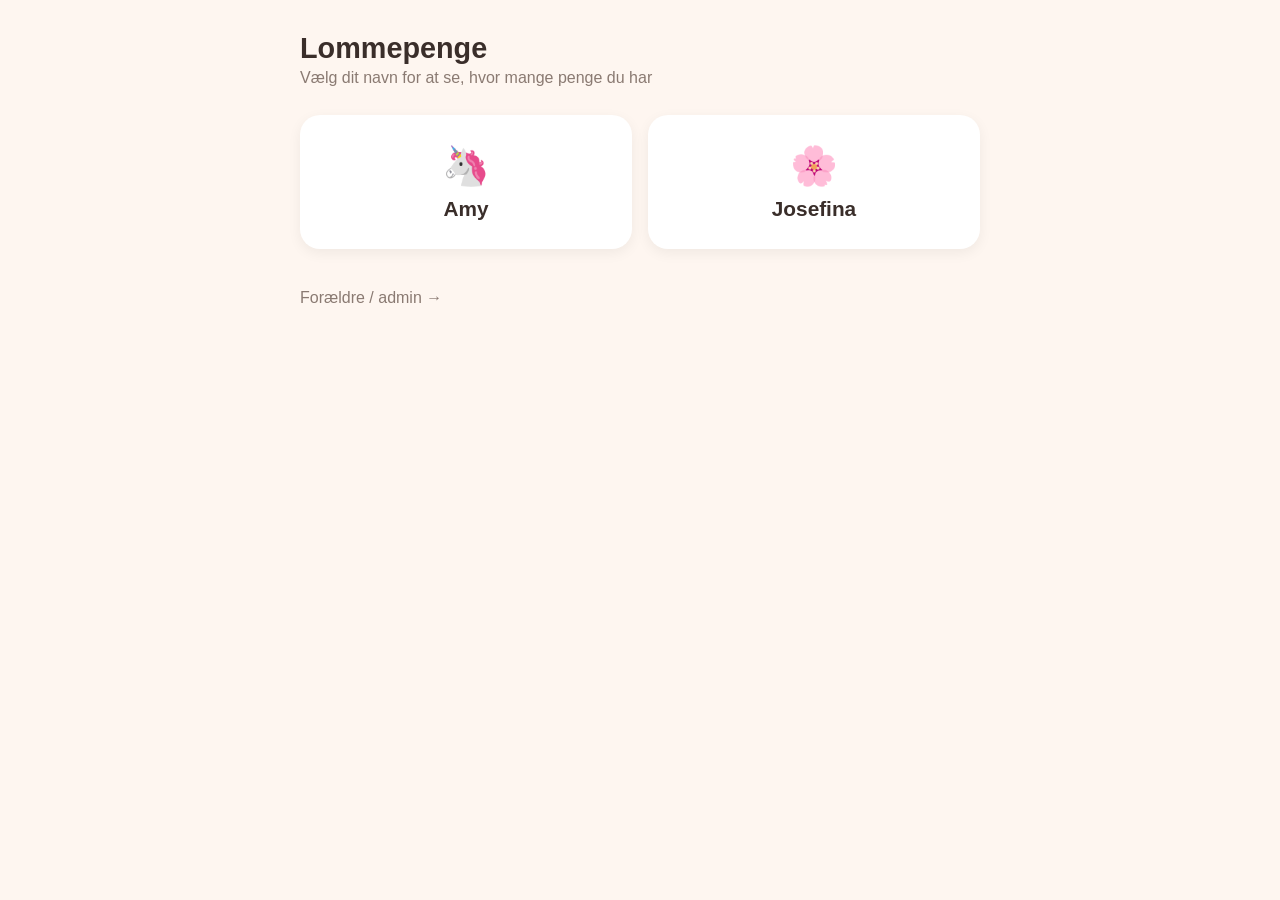
<file: Lommepenge.html>
<!DOCTYPE html>
<html lang="da">
<head>
  <meta charset="UTF-8">
  <meta name="viewport" content="width=device-width, initial-scale=1.0">
  <title>Lommepenge</title>
  <link rel="stylesheet" href="css/style.css">
</head>
<body>
  <div class="page">
    <h1>Lommepenge</h1>
    <p class="subtitle">Vælg dit navn for at se, hvor mange penge du har</p>
    <div class="child-links">
      <a href="amy.html" class="child-link-card"><span class="emoji">🦄</span>Amy</a>
      <a href="josefina.html" class="child-link-card"><span class="emoji">🌸</span>Josefina</a>
    </div>
    <p style="margin-top:40px">
      <a href="admin.html" class="back-link">Forældre / admin →</a>
    </p>
  </div>
</body>
</html>
</file>
<file: css/style.css>
:root {
  --bg: #fef6f0;
  --card-bg: #ffffff;
  --text: #3a2e2a;
  --muted: #8a7a72;
  --lommepenge: #ff9f6b;
  --lommepenge-dark: #e07a3f;
  --toejpenge: #7bc4c4;
  --toejpenge-dark: #4a9a9a;
  --positive: #2e9e5b;
  --negative: #d1495b;
  --border: #f0e2d6;
  font-family: -apple-system, BlinkMacSystemFont, "Segoe UI", Roboto, Helvetica, Arial, sans-serif;
}

* {
  box-sizing: border-box;
}

body {
  margin: 0;
  background: var(--bg);
  color: var(--text);
  min-height: 100vh;
}

.page {
  max-width: 720px;
  margin: 0 auto;
  padding: 32px 20px 64px;
}

h1 {
  font-size: 1.8rem;
  margin: 0 0 4px;
}

.subtitle {
  color: var(--muted);
  margin: 0 0 28px;
}

.child-links {
  display: flex;
  gap: 16px;
  flex-wrap: wrap;
}

.child-link-card {
  flex: 1;
  min-width: 160px;
  background: var(--card-bg);
  border-radius: 20px;
  padding: 28px 20px;
  text-align: center;
  text-decoration: none;
  color: var(--text);
  font-size: 1.3rem;
  font-weight: 600;
  box-shadow: 0 4px 14px rgba(0, 0, 0, 0.06);
  transition: transform 0.15s ease;
}

.child-link-card:hover {
  transform: translateY(-2px);
}

.child-link-card .emoji {
  display: block;
  font-size: 2.4rem;
  margin-bottom: 8px;
}

.balance-cards {
  display: grid;
  grid-template-columns: 1fr 1fr;
  gap: 16px;
  margin-bottom: 32px;
}

@media (max-width: 480px) {
  .balance-cards {
    grid-template-columns: 1fr;
  }
}

.balance-card {
  border-radius: 20px;
  padding: 24px 20px;
  color: #fff;
  box-shadow: 0 4px 14px rgba(0, 0, 0, 0.08);
}

.balance-card.lommepenge {
  background: linear-gradient(135deg, var(--lommepenge), var(--lommepenge-dark));
}

.balance-card.toejpenge {
  background: linear-gradient(135deg, var(--toejpenge), var(--toejpenge-dark));
}

.balance-card .label {
  font-size: 1rem;
  opacity: 0.9;
  margin: 0 0 8px;
}

.balance-card .amount {
  font-size: 2.2rem;
  font-weight: 700;
  margin: 0;
}

.section-title {
  font-size: 1.1rem;
  margin: 0 0 12px;
  color: var(--muted);
}

.tx-list {
  list-style: none;
  margin: 0;
  padding: 0;
  background: var(--card-bg);
  border-radius: 16px;
  overflow: hidden;
  box-shadow: 0 2px 8px rgba(0, 0, 0, 0.05);
}

.tx-list li {
  display: flex;
  justify-content: space-between;
  align-items: center;
  gap: 12px;
  padding: 14px 18px;
  border-bottom: 1px solid var(--border);
}

.tx-list li:last-child {
  border-bottom: none;
}

.tx-info {
  min-width: 0;
}

.tx-note {
  font-weight: 600;
  overflow-wrap: anywhere;
}

.tx-meta {
  color: var(--muted);
  font-size: 0.85rem;
}

.tx-amount {
  font-weight: 700;
  white-space: nowrap;
}

.tx-amount.positive {
  color: var(--positive);
}

.tx-amount.negative {
  color: var(--negative);
}

.tag {
  display: inline-block;
  font-size: 0.7rem;
  font-weight: 700;
  text-transform: uppercase;
  letter-spacing: 0.03em;
  padding: 2px 8px;
  border-radius: 999px;
  margin-right: 6px;
}

.tag.lommepenge {
  background: #ffe3d1;
  color: var(--lommepenge-dark);
}

.tag.toejpenge {
  background: #d9f0f0;
  color: var(--toejpenge-dark);
}

.empty-state {
  color: var(--muted);
  padding: 18px;
  text-align: center;
}

.back-link {
  display: inline-block;
  margin-bottom: 20px;
  color: var(--muted);
  text-decoration: none;
}

.back-link:hover {
  text-decoration: underline;
}

/* Admin */

.card {
  background: var(--card-bg);
  border-radius: 16px;
  padding: 24px;
  box-shadow: 0 2px 8px rgba(0, 0, 0, 0.05);
  margin-bottom: 24px;
}

form .field {
  margin-bottom: 16px;
}

label {
  display: block;
  font-weight: 600;
  margin-bottom: 6px;
  font-size: 0.9rem;
}

input, select {
  width: 100%;
  padding: 10px 12px;
  border-radius: 10px;
  border: 1px solid var(--border);
  font-size: 1rem;
  background: #fff;
  color: var(--text);
}

.radio-group {
  display: flex;
  gap: 12px;
}

.radio-group label {
  flex: 1;
  display: flex;
  align-items: center;
  gap: 8px;
  border: 1px solid var(--border);
  border-radius: 10px;
  padding: 10px 12px;
  font-weight: 500;
  cursor: pointer;
}

.radio-group input {
  width: auto;
}

button {
  cursor: pointer;
  border: none;
  border-radius: 10px;
  padding: 12px 20px;
  font-size: 1rem;
  font-weight: 600;
  background: var(--lommepenge-dark);
  color: #fff;
}

button:hover {
  filter: brightness(1.05);
}

button.secondary {
  background: transparent;
  color: var(--muted);
  padding: 4px 10px;
  font-size: 0.85rem;
}

.error-message {
  color: var(--negative);
  font-weight: 600;
  min-height: 1.2em;
  margin-top: 8px;
}

.child-admin-header {
  display: flex;
  justify-content: space-between;
  align-items: baseline;
  margin-bottom: 12px;
}

.child-admin-header h2 {
  margin: 0;
}

.top-bar {
  display: flex;
  justify-content: space-between;
  align-items: center;
  margin-bottom: 20px;
}

.top-bar button {
  background: transparent;
  color: var(--muted);
  border: 1px solid var(--border);
}

[hidden] {
  display: none !important;
}
</file>
